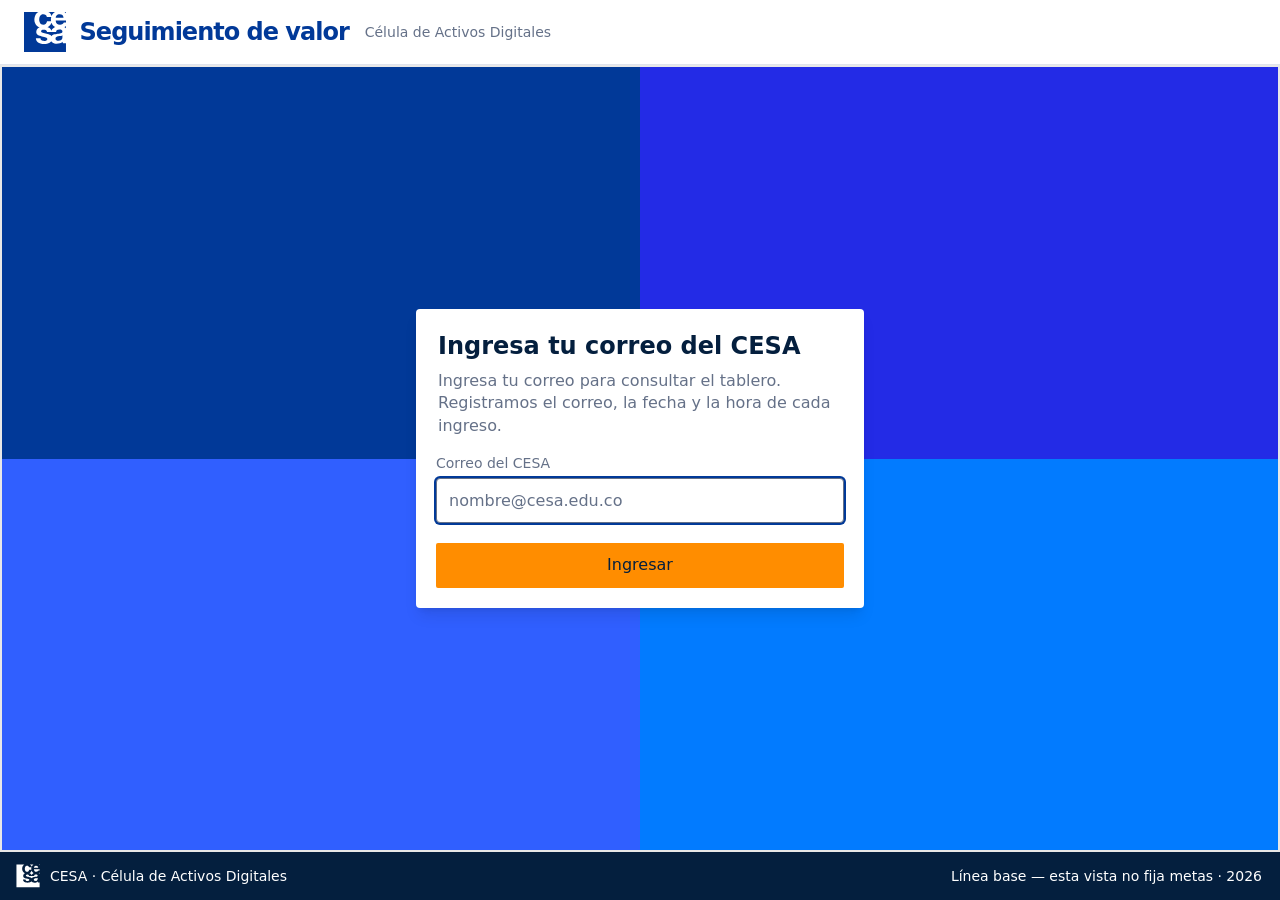
<file: index.html>
<!DOCTYPE html>
<html lang="es">
<head>
  <meta charset="UTF-8">
  <meta name="viewport" content="width=device-width, initial-scale=1.0">
  <title>Acceso — Seguimiento de valor · CESA</title>

  <link rel="stylesheet" href="assets/css/tailwind-output.css">
  <link rel="stylesheet" href="assets/css/auth.css">

  <style>
    /* Portal: auth.css se linkea por convención pero esta página no es de auth; su body { #041F3E } pisaría bg-cesa-gray-bg. */
    body { background-color: var(--color-cesa-gray-bg); }

    /* Punto de estado del activo: animate-pulse compila, pero no su variante motion-safe; con movimiento reducido queda fijo. */
    @media (prefers-reduced-motion: reduce) { .asset-dot-live { animation: none; } }

    /* Utilidades responsive que aún no existen en tailwind-output.css (ninguna vista las usa); el build de producción las genera solo. */
    @media (min-width: 768px) {
      .md\:flex-none { flex: none; }
      .md\:min-w-\[150px\] { min-width: 150px; }
      .md\:px-3 { padding-inline: 12px; }
      .md\:pr-3 { padding-right: 12px; }
      .md\:max-w-\[260px\] { max-width: 260px; }
      .md\:w-fit { width: fit-content; }
      .md\:w-\[220px\] { width: 220px; }
      .md\:text-xs { font-size: .75rem; }
      .md\:leading-\[1\.3\] { line-height: 1.3; }
      .md\:py-2 { padding-block: 8px; }
    }
    .max-w-\[calc\(100vw-32px\)\] { max-width: calc(100vw - 32px); }

    /* Utilidades aún no compiladas (ninguna vista las usa); el build de producción las genera solo */
    .grid-rows-2 { grid-template-rows: repeat(2, minmax(0, 1fr)); }
    .min-h-\[70vh\] { min-height: 70vh; }
    .origin-left { transform-origin: left; }
    .scale-x-0 { transform: scaleX(0); }
    .scale-x-100 { transform: scaleX(1); }
    .inset-x-3 { left: 12px; right: 12px; }
    .-bottom-px { bottom: -1px; }
    .h-\[3px\] { height: 3px; }
    .rounded-t-\[3px\] { border-top-left-radius: 3px; border-top-right-radius: 3px; }

    /* Gestos de movimiento (referencia 4U, insights-v6): solo opacity/transform y solo sin movimiento reducido */
    @media (prefers-reduced-motion: no-preference) {
      @keyframes panel-in { from { opacity: 0; transform: translateX(24px); } to { opacity: 1; transform: none; } }
      @keyframes panel-back { from { opacity: 0; transform: translateX(-24px); } to { opacity: 1; transform: none; } }
      @keyframes card-in { from { opacity: 0; transform: translateY(12px); } to { opacity: 1; transform: none; } }
      .panel-in { animation: panel-in .4s cubic-bezier(.16, 1, .3, 1) both; }
      .panel-back { animation: panel-back .4s cubic-bezier(.16, 1, .3, 1) both; }
      .card-in { animation: card-in .4s cubic-bezier(.16, 1, .3, 1) both; }
      @keyframes square-in { from { opacity: 0; transform: scale(.95); } to { opacity: 1; transform: none; } }
      .square-in { animation: square-in .4s cubic-bezier(.16, 1, .3, 1) both; }
      .square-in:nth-child(2) { animation-delay: 60ms; }
      .square-in:nth-child(3) { animation-delay: 120ms; }
      .square-in:nth-child(4) { animation-delay: 180ms; }
      @keyframes status-in { from { opacity: 0; } to { opacity: 1; } }
      .status-in { animation: status-in .2s ease-out both; }
      .card-float { animation: card-in .4s cubic-bezier(.16, 1, .3, 1) .28s both; }
    }

    /* Escritorio: cada vista cabe en pantalla, así que el documento no muestra barra de scroll; móvil scrollea normal */
    @media (min-width: 1280px) and (min-height: 800px) {
      html, body { overflow: hidden; }
    }

    /* auth.css (linkeado por convención) anula box-shadow y outline con !important en todo elemento; esta página es del portal,
       así que la previsualización restituye las sombras de las cards y el foco visible con la misma prioridad. */
    .shadow-sm { box-shadow: 0 1px 3px 0 #0000001a, 0 1px 2px -1px #0000001a !important; }
    .shadow-lg { box-shadow: 0 10px 15px -3px #0000001a, 0 4px 6px -4px #0000001a !important; }
    .hover\:shadow-md:hover { box-shadow: 0 4px 6px -1px #0000001a, 0 2px 4px -2px #0000001a !important; }
    .focus-visible\:outline-2:focus-visible { outline: 2px solid var(--color-cesa-blue) !important; outline-offset: 2px; }
    .focus-visible\:ring-2:focus-visible { box-shadow: 0 0 0 2px var(--color-cesa-blue) !important; }
    /* Botón Primary (Figma [cs-comp] Buttons): foco Border / Focused / Default y disabled sin opacidad; variantes aún no compiladas */
    .focus-visible\:outline-information-200:focus-visible { outline-color: var(--color-information-200) !important; }
    .disabled\:bg-neutral-200:disabled { background-color: var(--color-neutral-200); }
    /* «Reenviar» en espera: aria-disabled (sigue enfocable); texto legible (neutral-600) y borde neutral-400; variantes aún no compiladas */
    .aria-disabled\:cursor-not-allowed[aria-disabled="true"] { cursor: not-allowed; }
    .aria-disabled\:text-neutral-600[aria-disabled="true"] { color: var(--color-neutral-600); }
    .aria-disabled\:border-neutral-400[aria-disabled="true"] { border-color: var(--color-neutral-400) !important; } /* !important: auth.css fuerza .border-cesa-blue con !important */
    .aria-disabled\:hover\:bg-transparent[aria-disabled="true"]:hover { background-color: transparent; }
    /* Hover y pressed del Primary: Orange Hover #ffce78 y Orange Pressed #ec8404 no existen en el @theme (data-pending-token en el botón) */
    #access-submit:hover:not(:disabled) { background-color: #ffce78; }
    #access-submit:active:not(:disabled) { background-color: #ec8404; }

    /* auth.css (linkeado por convención) pone border:none !important a los inputs; esta página es del portal y el campo lleva borde completo de 1px neutral-600 (≥ 3:1 contra la card; border-neutral-600 aún no compila) */
    [data-screen="access"] input[type="email"] { border: 1px solid var(--color-neutral-600) !important; }
    [data-screen="access"] input[type="email"][aria-invalid="true"] { border-color: var(--color-error-200) !important; }

    /* Popover abierto por tap (móvil): el JS alterna is-open; hover y foco siguen funcionando por CSS */
    [role="tooltip"].is-open { display: block; }

    /* Móvil: el popover ocupa el ancho del viewport menos 16px por lado, sin depender del JS; el JS solo ajusta el top */
    @media (max-width: 767px) {
      [role="tooltip"] {
        position: fixed;
        left: 16px;
        right: 16px;
        top: auto;
        bottom: 16px;
        width: auto;
        max-width: none;
        max-height: calc(100% - 32px);
        overflow-y: auto;
      }
    }

    /* Scaffolding del wireframe: el escenario mock del <body> decide qué variante de cada card se ve.
       No es CSS de producción — en el .cshtml cada estado lo resuelve el servidor / JS real. */
    [data-state] { display: none; }
    body[data-mock-state="default"] [data-state~="default"],
    body[data-mock-state="sent"] [data-state~="sent"],
    body[data-mock-state="error-domain"] [data-state~="error-domain"],
    body[data-mock-state="expired"] [data-state~="expired"],
    body[data-mock-state="loading"] [data-state~="loading"] { display: block; }
  </style>
</head>

<body class="font-outfit bg-cesa-gray-bg min-h-screen flex flex-col" data-mock-state="default">

  <!-- ====================================================================
       HEADER MÍNIMO — mismo chrome que el tablero, sin selector ni badge
       ==================================================================== -->
  <header class="bg-white border-b border-neutral-200">
    <div class="max-w-[1440px] mx-auto w-full px-4 md:px-6 py-3 flex flex-col gap-3 md:flex-row md:items-center md:justify-between">
      <div class="flex items-center gap-3 min-w-0">
        <img src="assets/images/Redesign/svg/LogoCesaBlue.svg"
             alt="CESA" class="h-10 w-auto object-contain shrink-0">
        <div class="flex flex-col md:flex-row md:items-center md:gap-3 min-w-0">
          <h1 class="font-outfit font-bold text-[24px] leading-none tracking-[-1px] text-cesa-blue m-0">Seguimiento de valor</h1>
          <p class="font-outfit font-light text-[14px] leading-[1.3] text-neutral-600 m-0">Célula de Activos Digitales</p>
        </div>
      </div>

    </div>
  </header>

  <!-- ====================================================================
       MAIN — acceso por magic link (DEC-REP-43-037)
       ==================================================================== -->
  <main data-screen="access" class="relative flex-1 min-w-0 min-h-[70vh] flex items-center justify-center px-4 md:px-6 py-8">
    <!-- Región viva persistente (ACC-14): siempre en el DOM, fuera de los contenedores data-state que alternan display; el JS le inyecta los anuncios -->
    <div id="access-live" role="status" aria-live="polite" class="sr-only"></div>
    <!-- Fondo: cuadrícula 2×2 con los cuatro colores del DS (DEC-REP-43-044); solo decorativa -->
    <div aria-hidden="true" class="absolute inset-0 grid grid-cols-2 grid-rows-2" data-background="cuadricula">
      <!-- Escala Blue del Figma CESA-DS (design.md §3.1): 700 → 600 → 500 → 400; en el @theme son primary-azul-001/002/003/005 -->
      <div class="bg-cesa-blue square-in"></div>
      <div class="bg-primary-azul-002 square-in"></div>
      <div class="bg-primary-azul-003 square-in"></div>
      <div class="bg-primary-azul-005 square-in"></div>
    </div>
    <div class="relative z-10 max-w-md mx-auto w-full flex flex-col gap-4 card-float">

      <div data-state="expired">
        <div class="flex items-center gap-2 p-2 rounded-[4px] border border-warning-200 bg-warning-50" role="alert">
          <span class="inline-flex items-center justify-center w-5 h-5 shrink-0"><img src="assets/images/svg/IconWarning.svg" alt="" class="w-4 h-4 shrink-0" aria-hidden="true"></span>
          <p class="font-outfit font-light text-[14px] leading-[1.3] text-primary-azul-004 m-0">Este link venció. Pide uno nuevo.</p>
        </div>
      </div>

      <section class="bg-white rounded-[4px] shadow-lg p-5 flex flex-col gap-4" aria-labelledby="access-title">
        <div data-state="default error-domain expired loading">
          <h1 id="access-title" class="font-outfit font-semibold text-[24px] leading-[1.3] text-cesa-blue-dark m-0">Ingresa tu correo del CESA</h1>
          <p class="font-outfit font-light text-[16px] leading-[1.4] text-neutral-600 m-0 mt-2">Ingresa tu correo para consultar el tablero. Registramos el correo, la fecha y la hora de cada ingreso.</p>
          <form class="flex flex-col gap-4 mt-4" novalidate data-track="pedir-link">
            <!-- Atoms/_Input -->
            <div class="flex flex-col gap-1">
              <label for="access-email" class="font-outfit font-light text-[14px] text-neutral-600">Correo del CESA</label>
              <input type="email" id="access-email" name="email" autocomplete="email" placeholder="nombre@cesa.edu.co" required
                     aria-describedby="access-email-error"
                     class="w-full h-[45px] px-3 bg-white border border-neutral-600 rounded-[4px] font-outfit font-light text-[16px] text-cesa-blue-dark placeholder-neutral-600 outline-none focus-visible:ring-2 focus-visible:ring-cesa-blue disabled:opacity-50 disabled:cursor-not-allowed">
              <div aria-live="polite">
                <div data-state="error-domain">
                  <p id="access-email-error" role="alert" class="font-outfit font-light text-[14px] text-error-200 leading-[1.3] m-0">Solo correos @cesa.edu.co</p>
                </div>
              </div>
            </div>
            <!-- Atoms/_Button primary (estado loading con Atoms/_LoadingSpinner).
                 Primary según Figma [cs-comp] Buttons 375-5281: Orange Default + texto navy, radio 2px;
                 el átomo _Button de producción (texto blanco, radio 4px) está desfasado del DS.
                 Hover #ffce78 y pressed #ec8404 no tienen token en el @theme (ver data-pending-token y las reglas del <style>).
                 Focus: anillo Border / Focused / Default (#019bff) [FALTA: estado focus de Buttons en Figma] -->
            <button type="submit" id="access-submit"
                    class="max-w-full inline-flex items-center justify-center gap-2 p-3 min-h-[45px] rounded-[2px] font-outfit font-light text-[16px] leading-[1.3] cursor-pointer transition-colors bg-cesa-orange text-cesa-blue-dark disabled:cursor-not-allowed disabled:bg-neutral-200 disabled:text-neutral-400 focus-visible:outline-2 focus-visible:outline-offset-2 focus-visible:outline-information-200"
                    data-pending-token="bg-orange-hover:#ffce78 bg-orange-pressed:#ec8404">
              <span id="access-spinner" class="c4l-spinner w-[18px] h-[18px] hidden" role="status" aria-hidden="true"></span>
              <span id="access-submit-label" class="min-w-0 truncate whitespace-nowrap">Ingresar</span>
            </button>
          </form>
          <div data-state="expired">
            <a href="pages/general-dashboard.html" class="font-outfit text-[14px] text-cesa-blue underline-offset-2 hover:underline inline-flex items-center gap-1 mt-4 focus-visible:outline-2 focus-visible:outline-offset-2 focus-visible:outline-cesa-blue" data-track="volver-al-tablero">Volver al tablero <span class="inline-flex items-center justify-center w-5 h-5 shrink-0"><img src="assets/images/Redesign/svg/arrow-right-regular.svg" alt="" class="w-4 h-4 shrink-0" aria-hidden="true"></span></a>
          </div>
        </div>

        <div data-state="sent">
          <div class="flex flex-col gap-3">
            <svg viewBox="0 0 18 18" fill="currentColor" class="w-8 h-8 shrink-0 text-success-200" aria-hidden="true"><path d="M12.2105 6.91453C12.2628 6.96677 12.3043 7.02881 12.3326 7.0971C12.3609 7.16538 12.3754 7.23858 12.3754 7.3125C12.3754 7.38642 12.3609 7.45962 12.3326 7.5279C12.3043 7.59619 12.2628 7.65823 12.2105 7.71047L8.27297 11.648C8.22073 11.7003 8.15869 11.7418 8.09041 11.7701C8.02212 11.7984 7.94892 11.8129 7.875 11.8129C7.80108 11.8129 7.72789 11.7984 7.6596 11.7701C7.59131 11.7418 7.52928 11.7003 7.47703 11.648L5.78953 9.96047C5.68399 9.85492 5.62469 9.71177 5.62469 9.5625C5.62469 9.41323 5.68399 9.27008 5.78953 9.16453C5.89508 9.05898 6.03824 8.99969 6.1875 8.99969C6.33677 8.99969 6.47992 9.05898 6.58547 9.16453L7.875 10.4548L11.4145 6.91453C11.4668 6.86223 11.5288 6.82074 11.5971 6.79244C11.6654 6.76413 11.7386 6.74956 11.8125 6.74956C11.8864 6.74956 11.9596 6.76413 12.0279 6.79244C12.0962 6.82074 12.1582 6.86223 12.2105 6.91453ZM16.3125 9C16.3125 10.4463 15.8836 11.8601 15.0801 13.0626C14.2766 14.2651 13.1346 15.2024 11.7984 15.7559C10.4622 16.3093 8.99189 16.4541 7.57341 16.172C6.15492 15.8898 4.85196 15.1934 3.82928 14.1707C2.80661 13.148 2.11017 11.8451 1.82801 10.4266C1.54586 9.00811 1.69067 7.53781 2.24413 6.20163C2.7976 4.86544 3.73486 3.72339 4.9374 2.91988C6.13993 2.11637 7.55373 1.6875 9 1.6875C10.9388 1.68955 12.7975 2.46063 14.1685 3.83154C15.5394 5.20246 16.3105 7.06123 16.3125 9ZM15.1875 9C15.1875 7.77623 14.8246 6.57994 14.1447 5.56241C13.4648 4.54488 12.4985 3.75181 11.3679 3.2835C10.2372 2.81518 8.99314 2.69265 7.79288 2.93139C6.59262 3.17014 5.49012 3.75944 4.62478 4.62478C3.75944 5.49011 3.17014 6.59262 2.93139 7.79288C2.69265 8.99314 2.81518 10.2372 3.2835 11.3679C3.75182 12.4985 4.54488 13.4648 5.56241 14.1447C6.57994 14.8246 7.77623 15.1875 9 15.1875C10.6405 15.1856 12.2132 14.5331 13.3732 13.3732C14.5331 12.2132 15.1856 10.6405 15.1875 9Z"/></svg>
            <h1 id="access-sent-title" tabindex="-1" class="font-outfit font-semibold text-[24px] leading-[1.3] text-cesa-blue-dark m-0">Revisa tu correo</h1>
            <p class="font-outfit font-light text-[16px] leading-[1.4] text-neutral-600 m-0">Te enviamos el link a <span id="access-sent-email" class="font-medium text-cesa-blue-dark">ana.gomez@cesa.edu.co</span>. Si no llega en 2 minutos, pídelo de nuevo.</p>
            <!-- Atoms/_Button secondary: tras pulsarlo se deshabilita 30 s con cuenta atrás (en el mock, 5 s con ?fast=1) -->
            <button type="button" id="access-resend" data-track="reenviar-link"
                    class="max-w-full inline-flex items-center justify-center gap-2 px-4 py-2.5 min-h-[44px] rounded-[2px] font-outfit font-light text-[16px] leading-[16px] cursor-pointer transition-colors border border-cesa-blue bg-transparent text-cesa-blue hover:bg-neutral-100 aria-disabled:cursor-not-allowed aria-disabled:border-neutral-400 aria-disabled:text-neutral-600 aria-disabled:hover:bg-transparent focus-visible:outline-2 focus-visible:outline-offset-2 focus-visible:outline-cesa-blue">
              <span id="access-resend-label" class="min-w-0 truncate whitespace-nowrap py-[3px]">Reenviar</span>
            </button>
            <p id="access-resend-status" class="font-outfit font-light text-[14px] leading-[1.3] text-cesa-blue-dark m-0 hidden">Te enviamos el link de nuevo</p>
            <button type="button" id="access-fix-email" data-track="corregir-correo"
                    class="self-start inline-flex items-center min-h-[44px] font-outfit font-light text-[14px] text-cesa-blue underline-offset-2 hover:underline cursor-pointer focus-visible:outline-2 focus-visible:outline-offset-2 focus-visible:outline-cesa-blue">Corregir correo</button>
          </div>
        </div>
      </section>

    </div>
  </main>

  <footer class="w-full text-white bg-primary-azul-004">
    <div class="max-w-[1440px] mx-auto w-full px-4 py-3 flex flex-wrap items-center justify-between gap-3">
      <div class="flex items-center gap-2">
        <img src="assets/images/Redesign/svg/LogoCesaFooter.svg" alt="CESA"
             class="w-6 h-6 object-contain shrink-0">
        <p class="font-outfit font-light text-[14px] leading-[1.3] m-0">CESA · Célula de Activos Digitales</p>
      </div>
      <p class="font-outfit font-light text-[14px] leading-[1.3] m-0">Línea base — esta vista no fija metas · 2026</p>
    </div>
  </footer>

  <script>
    (function () {
      // Pega aquí el endpoint de tu formulario de Formspree (Formspree → tu form → Integration).
      var FORMSPREE_ENDPOINT = 'https://formspree.io/f/TU_ID_DE_FORMSPREE';
      var DASHBOARD_URL = 'pages/general-dashboard.html';
      // Vacío acepta cualquier correo válido; 'cesa.edu.co' acepta solo ese dominio.
      var ALLOWED_DOMAIN = '';

      var configured = FORMSPREE_ENDPOINT.indexOf('TU_ID') === -1;
      var input = document.getElementById('access-email');
      var submit = document.getElementById('access-submit');
      var spinner = document.getElementById('access-spinner');
      var label = document.getElementById('access-submit-label');
      var error = document.getElementById('access-email-error');
      var live = document.getElementById('access-live');
      var form = submit.closest('form');

      if (!configured) console.warn('Registro de ingresos desactivado: falta el endpoint de Formspree en index.html');
      error.textContent = ALLOWED_DOMAIN ? 'Solo correos @' + ALLOWED_DOMAIN : 'Escribe un correo válido.';

      try {
        var last = localStorage.getItem('ultimoCorreo');
        if (last) input.value = last;
      } catch (e) {}
      input.focus();

      function setState(next) {
        document.body.setAttribute('data-mock-state', next);
        if (next === 'error-domain') input.setAttribute('aria-invalid', 'true'); else input.removeAttribute('aria-invalid');
      }
      function setLoading(on) {
        input.disabled = on;
        submit.disabled = on;
        spinner.classList.toggle('hidden', !on);
        label.textContent = on ? 'Ingresando…' : 'Ingresar';
      }
      function domainAllowed(value) {
        if (!ALLOWED_DOMAIN) return true;
        return new RegExp('@' + ALLOWED_DOMAIN.replace(/./g, '\.') + '$', 'i').test(value);
      }
      function register(email) {
        if (!configured) return Promise.resolve(false);
        var now = new Date();
        var bogota = { timeZone: 'America/Bogota' };
        return fetch(FORMSPREE_ENDPOINT, {
          method: 'POST',
          headers: { 'Accept': 'application/json', 'Content-Type': 'application/json' },
          body: JSON.stringify({
            email: email,
            fecha: now.toLocaleDateString('es-CO', bogota),
            hora: now.toLocaleTimeString('es-CO', bogota),
            _subject: 'Ingreso al tablero: ' + email
          })
        }).then(function (response) { return response.ok; }).catch(function () { return false; });
      }

      form.addEventListener('submit', function (event) {
        event.preventDefault();
        var value = input.value.trim();
        if (!value || !input.checkValidity() || !domainAllowed(value)) {
          setState('error-domain');
          live.textContent = error.textContent;
          input.focus();
          return;
        }
        setState('default');
        setLoading(true);
        register(value).then(function () {
          try { localStorage.setItem('ultimoCorreo', value); } catch (e) {}
          window.location.href = DASHBOARD_URL;
        });
      });
    })();
  </script>
</body>
</html>
</file>
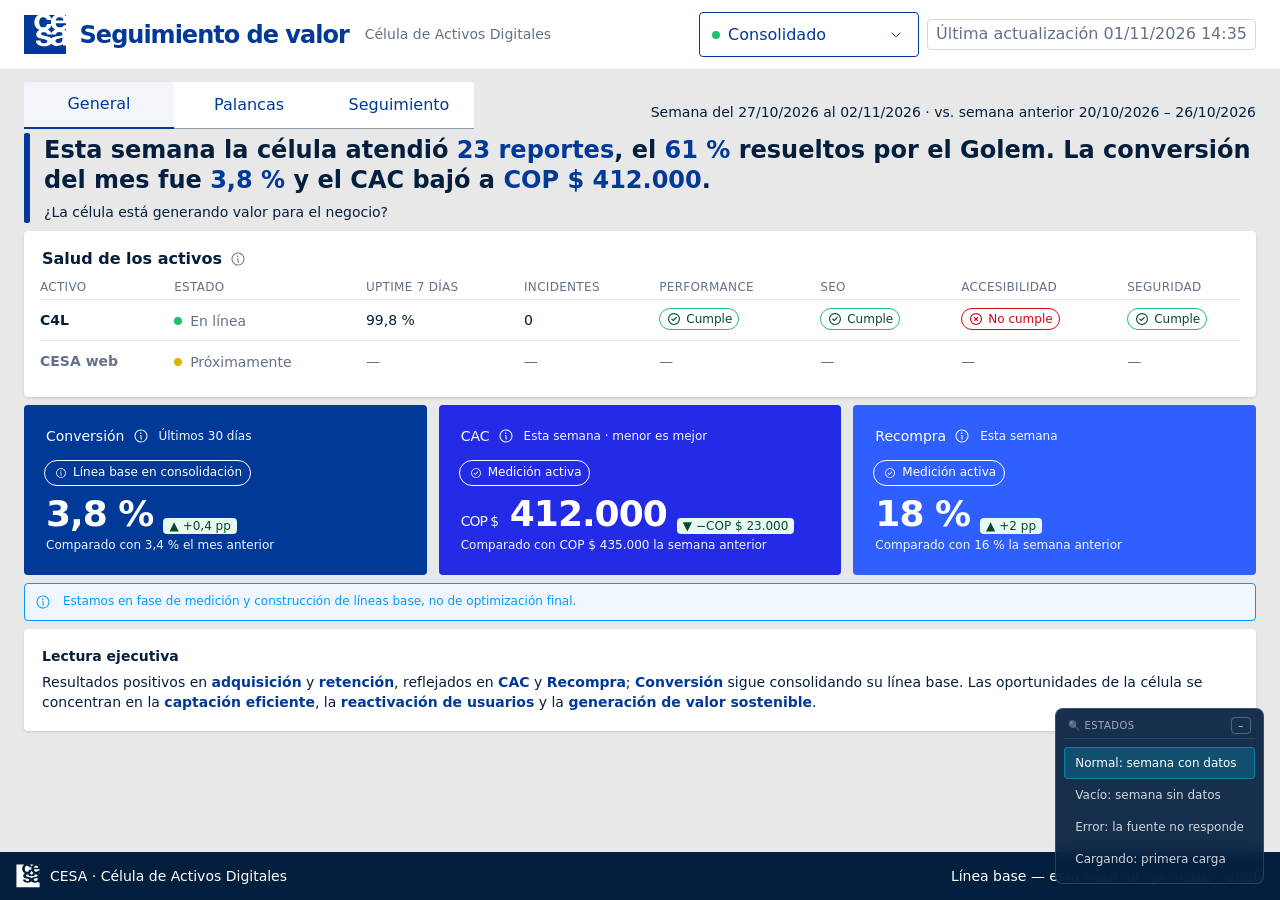
<file: pages/general-dashboard.html>
<!DOCTYPE html>
<html lang="es">
<head>
  <meta charset="UTF-8">
  <meta name="viewport" content="width=device-width, initial-scale=1.0">
  <title>Seguimiento de valor — Célula de Activos Digitales · CESA</title>

  <link rel="stylesheet" href="../assets/css/tailwind-output.css">
  <link rel="stylesheet" href="../assets/css/auth.css">

  <style>
    /* Portal: auth.css se linkea por convención pero esta página no es de auth; su body { #041F3E } pisaría bg-cesa-gray-bg. */
    body { background-color: var(--color-cesa-gray-bg); }

    /* Punto de estado del activo: animate-pulse compila, pero no su variante motion-safe; con movimiento reducido queda fijo. */
    @media (prefers-reduced-motion: reduce) { .asset-dot-live { animation: none; } }

    /* Utilidades responsive que aún no existen en tailwind-output.css (ninguna vista las usa); el build de producción las genera solo. */
    @media (min-width: 768px) {
      .md\:flex-none { flex: none; }
      .md\:min-w-\[150px\] { min-width: 150px; }
      .md\:w-fit { width: fit-content; }
      .md\:w-\[220px\] { width: 220px; }
      .md\:pb-3 { padding-bottom: 12px; }
      .md\:text-xs { font-size: .75rem; }
      .md\:text-\[12px\] { font-size: 12px; }
      .md\:leading-\[1\.3\] { line-height: 1.3; }
      .md\:py-2 { padding-block: 8px; }
    }
    .max-w-\[calc\(100vw-32px\)\] { max-width: calc(100vw - 32px); }

    /* Utilidades aún no compiladas (ninguna vista las usa); el build de producción las genera solo */
    .md\:w-\[220px\] { }
    .rounded-t-\[2px\] { border-top-left-radius: 2px; border-top-right-radius: 2px; }
    .border-white\/20 { border-color: rgb(255 255 255 / 0.2); }
    .min-h-\[160px\] { min-height: 160px; }
    .-mb-px { margin-bottom: -1px; }
    /* Tab group: el tema resuelve gap-0 en 2px (--spacing-0: 2px); las pestañas van pegadas */
    [role="tablist"] { gap: 0; }
    /* Chip de delta desfavorable (DEC-REP-43-053): `bg-error-200 text-white` (clases compiladas; sin instancia en el mock porque todas las métricas mejoran) */
    .border-white\/40 { border-color: rgb(255 255 255 / 0.4); }
    /* Controles sobre tile azul: el anillo de foco pasa a blanco (variante aún no compilada; va después de la restitución del outline) */
    @media (min-width: 768px) { .md\:pl-\[166px\] { padding-left: 166px; } }

    /* Tablas (salud, impactos) en móvil: la tabla semántica se apila por filas (cada fila como card) sin scroll horizontal; solo previsualización */
    @media (max-width: 767px) {
      [data-table] thead { position: absolute; width: 1px; height: 1px; overflow: hidden; clip: rect(0, 0, 0, 0); }
      [data-table] tbody tr { display: block; height: auto; padding: 8px 0; }
      [data-table] tbody th, [data-table] tbody td { display: block; padding: 2px 0; }
      [data-table] tbody td::before { content: attr(data-label) ': '; font-family: inherit; font-weight: 500; font-size: 12px; color: var(--color-neutral-600); }
    }

    /* Gestos de movimiento (referencia 4U, insights-v6): solo opacity/transform y solo sin movimiento reducido */
    @media (prefers-reduced-motion: no-preference) {
      @keyframes panel-in { from { opacity: 0; transform: translateX(24px); } to { opacity: 1; transform: none; } }
      @keyframes panel-back { from { opacity: 0; transform: translateX(-24px); } to { opacity: 1; transform: none; } }
      @keyframes card-in { from { opacity: 0; transform: translateY(12px); } to { opacity: 1; transform: none; } }
      .panel-in { animation: panel-in .4s cubic-bezier(.16, 1, .3, 1) both; }
      .panel-back { animation: panel-back .4s cubic-bezier(.16, 1, .3, 1) both; }
      .card-in { animation: card-in .4s cubic-bezier(.16, 1, .3, 1) both; }
    }

    /* auth.css (linkeado por convención) anula box-shadow y outline con !important en todo elemento; esta página es del portal,
       así que la previsualización restituye las sombras de las cards y el foco visible con la misma prioridad. */
    .shadow-sm { box-shadow: 0 1px 3px 0 #0000001a, 0 1px 2px -1px #0000001a !important; }
    .hover\:shadow-md:hover { box-shadow: 0 4px 6px -1px #0000001a, 0 2px 4px -2px #0000001a !important; }
    .focus-visible\:outline-2:focus-visible { outline: 2px solid var(--color-cesa-blue) !important; outline-offset: 2px; }
    .focus-visible\:ring-2:focus-visible { box-shadow: 0 0 0 2px var(--color-cesa-blue) !important; }
    .focus-visible\:outline-white:focus-visible { outline-color: #fff !important; }
    /* auth.css fuerza .border-cesa-blue a 1px en los cuatro lados; el tab seleccionado del Tab group lleva solo 2px abajo (pisa la línea del contenedor con -mb-px) */
    [role="tab"].border-cesa-blue { border-width: 0 0 2px !important; border-style: solid; border-color: var(--color-cesa-blue) !important; }

    /* Móvil: el deslizamiento de entrada de los paneles (transform) no debe generar scroll horizontal transitorio; clip no crea contenedor de scroll */
    @media (max-width: 767px) { main { overflow-x: clip; } }

    /* Área de toque ≥ 44 px sin agrandar el control (DASH-04): pseudo-elemento absoluto. En producción: relative before:absolute before:-inset-3 before:content-[''] (3 = 12 px) */
    .hit-44, .hit-44-chip, .hit-44-chip-down, .hit-44-y12 { position: relative; }
    .hit-44::before, .hit-44-chip::before, .hit-44-chip-down::before, .hit-44-y12::before { content: ""; position: absolute; }
    .hit-44::before { inset: -12px; }
    .hit-44-chip-down::before { inset: 0 0 -19px; } /* chip de General: el «?» de arriba ya reserva 12 px debajo de su fila, así que el área extra del chip va solo hacia abajo */
    .hit-44-chip::before { inset: -12px 0 -8px; } /* los chips tienen 8 px de aire debajo: el área extra va arriba y se corta donde empieza el siguiente bloque */
    .hit-44-y12::before { inset: -12px 0; }

    /* Popover abierto por tap (móvil): el JS alterna is-open; hover y foco siguen funcionando por CSS */
    [role="tooltip"].is-open { display: block; }

    /* Móvil: el popover ocupa el ancho del viewport menos 16px por lado, sin depender del JS; el JS solo ajusta el top */
    @media (max-width: 767px) {
      [role="tooltip"] {
        position: fixed;
        left: 16px;
        right: 16px;
        top: auto;
        bottom: 16px;
        width: auto;
        max-width: none;
        max-height: calc(100% - 32px);
        overflow-y: auto;
      }
    }

    /* Scaffolding del wireframe: el escenario mock del <body> decide qué variante de cada card se ve.
       No es CSS de producción — en el .cshtml cada estado lo resuelve el servidor / JS real. */
    [data-state] { display: none; }
    body[data-mock-state="default"] [data-state~="default"],
    body[data-mock-state="empty-week"] [data-state~="empty-week"],
    body[data-mock-state="source-error"] [data-state~="source-error"],
    body[data-mock-state="loading"] [data-state~="loading"] { display: block; }
  </style>
</head>

<body class="font-outfit bg-cesa-gray-bg min-h-screen flex flex-col" data-mock-state="default">
<script>
  (function () {
    var allowed = ['default', 'empty-week', 'source-error', 'loading'];
    var mock = new URLSearchParams(window.location.search).get('mock') || 'default';
    document.body.setAttribute('data-mock-state', allowed.indexOf(mock) > -1 ? mock : 'default');
  })();
</script>

  <!-- ====================================================================
       HEADER MÍNIMO PROPIO — sin navbar del portal, sin sidebar de admin
       ==================================================================== -->
  <header class="bg-white border-b border-neutral-200">
    <div class="max-w-[1440px] mx-auto w-full px-4 md:px-6 py-3 flex flex-col gap-3 md:flex-row md:items-center md:justify-between">
      <div class="flex items-center gap-3 min-w-0">
        <img src="../assets/images/Redesign/svg/LogoCesaBlue.svg"
             alt="CESA" class="h-10 w-auto object-contain shrink-0">
        <div class="flex flex-col md:flex-row md:items-center md:gap-3 min-w-0">
          <h1 class="font-outfit font-bold text-[24px] leading-none tracking-[-1px] text-cesa-blue m-0">Seguimiento de valor</h1>
          <p class="font-outfit font-light text-[14px] leading-[1.3] text-neutral-600 m-0">Célula de Activos Digitales</p>
        </div>
      </div>
      <!-- Derecha: Activos (Molecules/_CustomDropdown, sin label visible) + badge de última actualización con su popover -->
      <div class="flex flex-col gap-2 w-full md:w-auto md:flex-row md:items-center">
        <div class="relative font-outfit w-full md:w-[220px]" data-dropdown="assets">
          <button type="button" id="assets-trigger" data-track="seleccionar-activos"
                  class="flex items-center justify-between w-full gap-2 min-h-[45px] px-3 py-2 border border-cesa-blue rounded-[4px] bg-white text-cesa-blue font-outfit font-light text-[16px] leading-[16px] text-left cursor-pointer transition-colors focus:outline-none focus-visible:ring-2 focus-visible:ring-cesa-blue focus-visible:ring-offset-1"
                  aria-expanded="false" aria-controls="assets-group">
            <span class="inline-flex items-center gap-2 min-w-0">
              <span class="inline-block w-2 h-2 rounded-full shrink-0 bg-success-200 animate-pulse asset-dot-live" id="assets-trigger-dot" aria-hidden="true"></span>
              <span class="sr-only">Activos: </span><span class="truncate" id="assets-trigger-text" data-empty-text="Selecciona activos" data-all-text="Consolidado">Consolidado</span>
            </span>
            <span class="inline-flex items-center justify-center w-5 h-5 shrink-0"><svg class="w-4 h-4 shrink-0" viewBox="0 0 24 24" fill="none" aria-hidden="true" focusable="false">
              <path d="M6 9l6 6 6-6" stroke="currentColor" stroke-width="1.5" stroke-linecap="round" stroke-linejoin="round" />
            </svg></span>
          </button>
          <div id="assets-group" role="group" aria-label="Activos"
               class="hidden absolute left-0 right-0 top-full z-50 mt-1 max-h-[260px] overflow-y-auto bg-white border border-neutral-200 rounded-[4px] shadow-lg py-1">
            <label for="assets-select-all" class="flex items-center gap-2 min-h-[44px] px-3 cursor-pointer hover:bg-cesa-blue/5 border-b border-neutral-200">
              <input type="checkbox" id="assets-select-all"
                     class="select-all-checkbox w-5 h-5 accent-cesa-blue rounded cursor-pointer">
              <span class="font-outfit font-medium text-[16px] text-cesa-blue-dark">Todos</span>
            </label>
            <label for="asset-c4l" class="flex items-center gap-2 min-h-[44px] px-3 cursor-pointer hover:bg-cesa-blue/5">
              <input type="checkbox" id="asset-c4l" name="assets" value="c4l" checked data-asset-label="C4L"
                     class="w-5 h-5 accent-cesa-blue cursor-pointer outline-none focus-visible:outline-none focus-visible:ring-2 focus-visible:ring-cesa-blue">
              <span class="inline-flex items-center gap-2 min-w-0">
                <span class="inline-block w-2 h-2 rounded-full shrink-0 bg-success-200 animate-pulse asset-dot-live" aria-hidden="true"></span>
                <span class="font-outfit font-light text-[16px] text-cesa-blue-dark">C4L <span class="sr-only">Activo</span></span>
              </span>
            </label>
            <label for="asset-cesa" class="flex items-center gap-2 min-h-[44px] px-3 cursor-not-allowed opacity-50">
              <input type="checkbox" id="asset-cesa" name="assets" value="cesa" disabled data-asset-label="CESA"
                     class="w-5 h-5 accent-cesa-blue cursor-not-allowed outline-none">
              <span class="inline-flex items-center gap-2 min-w-0">
                <span class="inline-block w-2 h-2 rounded-full shrink-0 bg-warning-200" aria-hidden="true"></span>
                <span class="font-outfit font-light text-[16px] text-cesa-blue-dark">CESA <span class="sr-only">Inactivo</span> <span class="text-[14px] md:text-[12px] text-neutral-600">· Próximamente</span></span>
              </span>
            </label>
          </div>
        </div>
          <!-- Atoms/_FreshnessBadge como disparador del popover «Sobre los datos» (mismo patrón group que los «¿De dónde sale?») -->
          <span class="group relative inline-flex w-full md:w-auto">
          <div aria-live="polite" class="flex-1 md:flex-none">
          <div data-state="default empty-week">
            <span class="inline-flex items-center gap-1.5 px-2 py-1 rounded-[4px] border border-neutral-300 bg-white text-base font-light leading-[1.3] w-full md:w-fit cursor-default focus-visible:outline-2 focus-visible:outline-offset-2 focus-visible:outline-cesa-blue" role="status" tabindex="0" aria-describedby="source-tablero">
              <span class="text-neutral-600">Última actualización 01/11/2026 14:35</span>
            </span>
          </div>
          <div data-state="source-error">
            <span class="inline-flex items-center gap-1.5 px-2 py-1 rounded-[4px] border border-cesa-orange bg-warning-alpha-10 text-base font-light leading-[1.3] w-full md:w-fit cursor-default focus-visible:outline-2 focus-visible:outline-offset-2 focus-visible:outline-cesa-blue" role="status" tabindex="0" aria-describedby="source-tablero">
              <span class="inline-flex items-center justify-center w-5 h-5 shrink-0"><img src="../assets/images/svg/IconWarning.svg" alt="" class="w-4 h-4 shrink-0" aria-hidden="true"></span>
              <span class="text-primary-azul-004">Última actualización conocida: 01/11/2026 09:15</span>
            </span>
          </div>
          <div data-state="loading">
            <span class="inline-flex items-center gap-1.5 px-2 py-1 rounded-[4px] border border-neutral-300 bg-white text-base font-light leading-[1.3] w-full md:w-fit cursor-default focus-visible:outline-2 focus-visible:outline-offset-2 focus-visible:outline-cesa-blue" role="status" tabindex="0" aria-describedby="source-tablero">
              <span class="text-neutral-600">Actualizando…</span>
            </span>
          </div>
          <div id="source-tablero" role="tooltip" class="hidden border border-white/20 group-hover:block group-focus:block group-focus-within:block absolute top-[calc(100%+4px)] right-0 z-50 bg-cesa-blue-dark text-neutral-100 font-outfit font-light text-[14px] md:text-xs leading-[1.4] md:leading-[1.3] px-3 py-3 md:py-2 rounded-xs w-[280px] max-w-[calc(100vw-32px)] text-left">El tablero lee la base Métricas de Notion, que una tarea programada actualiza cada semana con datos de Amplitude (incluidos Google Ads y Meta Ads cuando estén conectados), de la base de C4L y del Tracker y el triage en Notion. Cada valor guarda fecha, fuente y fórmula. Ventana fija de 1 semana. Las cifras se comparan siempre contra la semana anterior.</div>
          </span>

      </div>
    </div>
  </header>

  <!-- ====================================================================
       MAIN
       ==================================================================== -->
  <main data-screen="general-dashboard" class="flex-1 min-w-0 px-4 md:px-6 py-3">
    <div class="max-w-[1440px] mx-auto w-full">


      <!-- Contenido: fila de pestañas (izquierda) + semana (derecha) y paneles en cuadrícula de tarjetas blancas sobre el fondo de página -->
      <section aria-label="Contenido del dashboard">
        <div class="flex flex-col gap-2 md:flex-row md:items-end md:justify-between">
          <!-- Tabs según Figma Tab group 467-5113 (underline). El partial _TabGroup de producción difiere (font-medium, inactivas neutral-600, sin fondo seleccionado): alinear en el PR. -->
          <div class="flex w-full md:w-auto items-end bg-white rounded-t-[4px] border-b border-neutral-400" role="tablist" aria-label="Vistas del dashboard">
            <button type="button" role="tab" id="tab-general" aria-selected="true" aria-controls="panel-general" data-tab="general" data-track="cambiar-pestana"
                    class="inline-flex flex-1 md:flex-none items-center justify-center min-w-0 md:min-w-[150px] p-3 gap-2 rounded-t-[4px] font-outfit font-light text-[16px] leading-[1.3] whitespace-nowrap text-cesa-blue cursor-pointer transition-colors -mb-px bg-neutral-100 border-b-2 border-cesa-blue focus-visible:outline-2 focus-visible:outline-offset-2 focus-visible:outline-cesa-blue">
              <span class="font-outfit">General</span>
            </button>
            <button type="button" role="tab" id="tab-levers" aria-selected="false" aria-controls="panel-levers" data-tab="levers" data-track="cambiar-pestana" tabindex="-1"
                    class="inline-flex flex-1 md:flex-none items-center justify-center min-w-0 md:min-w-[150px] p-3 gap-2 rounded-t-[4px] font-outfit font-light text-[16px] leading-[1.3] whitespace-nowrap text-cesa-blue cursor-pointer transition-colors -mb-px bg-white border-b border-neutral-400 hover:bg-neutral-100 hover:border-cesa-blue focus-visible:outline-2 focus-visible:outline-offset-2 focus-visible:outline-cesa-blue">
              <span class="font-outfit">Palancas</span>
            </button>
            <button type="button" role="tab" id="tab-tracking" aria-selected="false" aria-controls="panel-tracking" data-tab="tracking" data-track="cambiar-pestana" tabindex="-1"
                    class="inline-flex flex-1 md:flex-none items-center justify-center min-w-0 md:min-w-[150px] p-3 gap-2 rounded-t-[4px] font-outfit font-light text-[16px] leading-[1.3] whitespace-nowrap text-cesa-blue cursor-pointer transition-colors -mb-px bg-white border-b border-neutral-400 hover:bg-neutral-100 hover:border-cesa-blue focus-visible:outline-2 focus-visible:outline-offset-2 focus-visible:outline-cesa-blue">
              <span class="font-outfit">Seguimiento</span>
            </button>
          </div>
          <p id="week-range-title" class="font-outfit font-light text-[14px] leading-[1.3] text-cesa-blue-dark pb-2">Semana del 27/10/2026 al 02/11/2026 · vs. semana anterior 20/10/2026 – 26/10/2026</p>
        </div>
        <div class="pt-1 flex flex-col">
      <!-- ================================================================
           PESTAÑA GENERAL — ¿La célula está generando valor para el negocio?
           ================================================================ -->
      <section id="panel-general" role="tabpanel" aria-labelledby="tab-general" tabindex="0" data-tab-panel="general"
               class="focus-visible:outline-2 focus-visible:outline-offset-2 focus-visible:outline-cesa-blue">
        <h2 class="sr-only">General</h2>
        <div class="flex flex-col gap-2">

        <!-- Cabecera narrativa (DEC-REP-43-050): misma jerarquía que los encabezados de Palancas y Seguimiento; count-up sobre las cifras -->
        <div class="flex items-stretch gap-3 min-w-0" data-block="titular">
          <div class="shrink-0 self-stretch w-1.5 bg-cesa-blue rounded-[2px]" aria-hidden="true"></div>
          <div class="flex flex-col gap-1 min-w-0">
            <div data-state="default">
              <h2 class="font-outfit font-semibold text-[24px] leading-tight text-cesa-blue-dark m-0">Esta semana la célula atendió <strong class="font-bold text-cesa-blue tabular-nums">23 reportes</strong>, el <strong class="font-bold text-cesa-blue tabular-nums">61 %</strong> resueltos por el Golem. La conversión del mes fue <strong class="font-bold text-cesa-blue tabular-nums">3,8 %</strong> y el CAC bajó a <strong class="font-bold text-cesa-blue tabular-nums">COP $ 412.000</strong>.</h2>
            </div>
            <div data-state="empty-week">
              <h2 class="font-outfit font-semibold text-[24px] leading-tight text-cesa-blue-dark m-0">Esta semana todavía no hay datos consolidados.</h2>
            </div>
            <div data-state="source-error">
              <div class="flex flex-col items-center text-center gap-3 py-6 px-4 rounded-[4px] border border-neutral-200 bg-neutral-0" role="alert">
                <p class="font-outfit font-light text-base leading-[1.3] text-neutral-600 max-w-md m-0">No pudimos leer la fuente de métricas. Intenta de nuevo.</p>
                <button type="button" data-retry data-track="reintentar"
                        class="max-w-full inline-flex items-center justify-center gap-2 px-4 py-2.5 min-h-[44px] rounded-[2px] font-outfit font-light text-[16px] leading-[16px] cursor-pointer transition-colors border border-cesa-blue bg-transparent text-cesa-blue hover:bg-neutral-100 focus-visible:outline-2 focus-visible:outline-offset-2 focus-visible:outline-cesa-blue">
                  <span class="min-w-0 truncate whitespace-nowrap py-[3px]">Reintentar</span>
                </button>
              </div>
            </div>
            <div data-state="loading">
              <div class="flex flex-col gap-2" aria-hidden="true">
                <div class="rounded-[4px] w-full h-6 bg-neutral-200 motion-safe:animate-skeleton-pulse"></div>
                <div class="rounded-[4px] w-2/3 h-6 bg-neutral-200 motion-safe:animate-skeleton-pulse"></div>
              </div>
              <p class="sr-only" role="status">Cargando lectura de la semana…</p>
            </div>
            <p id="headline-question" class="font-outfit font-light text-[14px] leading-[1.3] text-cesa-blue-dark m-0">¿La célula está generando valor para el negocio?</p>
          </div>
        </div>

        <!-- Salud de los activos (DEC-REP-43-036) como tabla (DEC-REP-43-050); en móvil las filas se apilan (CSS del wireframe) -->
        <section class="bg-white rounded-[4px] shadow-sm hover:shadow-md transition-shadow p-4 flex flex-col gap-2" aria-labelledby="health-title" data-block="salud-activos">
          <div class="flex items-center gap-1">
            <h3 id="health-title" class="font-outfit font-semibold text-[16px] leading-[1.3] text-cesa-blue-dark m-0">Salud de los activos</h3>
            <span class="group relative inline-flex">
                <button type="button" class="inline-flex items-center justify-center w-5 h-5 rounded-full text-neutral-600 hover:text-cesa-blue cursor-pointer focus-visible:outline-2 focus-visible:outline-offset-2 focus-visible:outline-cesa-blue hit-44" aria-label="¿De dónde sale Salud de los activos?" aria-describedby="source-salud" data-track="de-donde-sale"><svg viewBox="0 0 24 24" fill="currentColor" class="w-4 h-4" aria-hidden="true"><path d="M12 2.25C10.0716 2.25 8.18657 2.82183 6.58319 3.89317C4.97982 4.96451 3.73013 6.48726 2.99218 8.26884C2.25422 10.0504 2.06114 12.0108 2.43735 13.9021C2.81355 15.7934 3.74215 17.5307 5.10571 18.8943C6.46928 20.2579 8.20656 21.1865 10.0979 21.5627C11.9892 21.9389 13.9496 21.7458 15.7312 21.0078C17.5127 20.2699 19.0355 19.0202 20.1068 17.4168C21.1782 15.8134 21.75 13.9284 21.75 12C21.7473 9.41498 20.7192 6.93661 18.8913 5.10872C17.0634 3.28084 14.585 2.25273 12 2.25ZM12 20.25C10.3683 20.25 8.77326 19.7661 7.41655 18.8596C6.05984 17.9531 5.00242 16.6646 4.378 15.1571C3.75358 13.6496 3.5902 11.9908 3.90853 10.3905C4.22685 8.79016 5.01259 7.32015 6.16637 6.16637C7.32016 5.01259 8.79017 4.22685 10.3905 3.90852C11.9909 3.59019 13.6497 3.75357 15.1571 4.37799C16.6646 5.00242 17.9531 6.05984 18.8596 7.41655C19.7661 8.77325 20.25 10.3683 20.25 12C20.2475 14.1873 19.3775 16.2843 17.8309 17.8309C16.2843 19.3775 14.1873 20.2475 12 20.25ZM13.5 16.5C13.5 16.6989 13.421 16.8897 13.2803 17.0303C13.1397 17.171 12.9489 17.25 12.75 17.25C12.3522 17.25 11.9706 17.092 11.6893 16.8107C11.408 16.5294 11.25 16.1478 11.25 15.75V12C11.0511 12 10.8603 11.921 10.7197 11.7803C10.579 11.6397 10.5 11.4489 10.5 11.25C10.5 11.0511 10.579 10.8603 10.7197 10.7197C10.8603 10.579 11.0511 10.5 11.25 10.5C11.6478 10.5 12.0294 10.658 12.3107 10.9393C12.592 11.2206 12.75 11.6022 12.75 12V15.75C12.9489 15.75 13.1397 15.829 13.2803 15.9697C13.421 16.1103 13.5 16.3011 13.5 16.5ZM10.5 7.875C10.5 7.6525 10.566 7.43499 10.6896 7.24998C10.8132 7.06498 10.9889 6.92078 11.1945 6.83564C11.4001 6.75049 11.6263 6.72821 11.8445 6.77162C12.0627 6.81502 12.2632 6.92217 12.4205 7.0795C12.5778 7.23684 12.685 7.43729 12.7284 7.65552C12.7718 7.87375 12.7495 8.09995 12.6644 8.30552C12.5792 8.51109 12.435 8.68679 12.25 8.8104C12.065 8.93402 11.8475 9 11.625 9C11.3266 9 11.0405 8.88147 10.8295 8.6705C10.6185 8.45952 10.5 8.17337 10.5 7.875Z"/></svg></button>
                <div id="source-salud" role="tooltip" class="hidden border border-white/20 group-hover:block group-focus:block group-focus-within:block absolute top-[calc(100%+4px)] left-0 z-50 bg-cesa-blue-dark text-neutral-100 font-outfit font-light text-[14px] md:text-xs leading-[1.4] md:leading-[1.3] px-3 py-3 md:py-2 rounded-xs w-[280px] max-w-[calc(100vw-32px)] text-left">
                    <p class="m-0"><span class="font-medium">Qué es:</span> disponibilidad y cumplimiento del estándar de servicio de cada activo.</p>
                    <p class="m-0 mt-1"><span class="font-medium">Fórmula:</span> uptime = minutos en línea ÷ minutos de la semana; estándar = básicos que cumplen el umbral definido.</p>
                    <p class="m-0 mt-1"><span class="font-medium">Fuente:</span> monitor de disponibilidad (por definir), Sentry (incidentes), Lighthouse del repo (performance).</p>
                    <p class="m-0 mt-1"><span class="font-medium">Frecuencia:</span> semanal; en línea en tiempo real.</p>
                    <p class="m-0 mt-1"><span class="font-medium">Modo:</span> automático.</p>
                    <p class="m-0 mt-1"><span class="font-medium">Activo:</span> C4L.</p>
                </div>
              </span>
          </div>
          <div data-state="default empty-week">
            <table class="w-full border-collapse text-left" data-table="salud">
              <caption class="sr-only">Estado, uptime, incidentes y estándar de servicio por activo</caption>
              <thead>
                <tr class="border-b border-neutral-200">
                  <th scope="col" class="font-outfit font-light text-[12px] leading-[1.3] uppercase tracking-wide text-neutral-600 pb-1 pr-3 whitespace-nowrap">Activo</th>
                  <th scope="col" class="font-outfit font-light text-[12px] leading-[1.3] uppercase tracking-wide text-neutral-600 pb-1 px-3 whitespace-nowrap">Estado</th>
                  <th scope="col" class="font-outfit font-light text-[12px] leading-[1.3] uppercase tracking-wide text-neutral-600 pb-1 px-3 whitespace-nowrap">Uptime 7 días</th>
                  <th scope="col" class="font-outfit font-light text-[12px] leading-[1.3] uppercase tracking-wide text-neutral-600 pb-1 px-3 whitespace-nowrap">Incidentes</th>
                  <th scope="col" class="font-outfit font-light text-[12px] leading-[1.3] uppercase tracking-wide text-neutral-600 pb-1 px-3 whitespace-nowrap">Performance</th>
                  <th scope="col" class="font-outfit font-light text-[12px] leading-[1.3] uppercase tracking-wide text-neutral-600 pb-1 px-3 whitespace-nowrap">SEO</th>
                  <th scope="col" class="font-outfit font-light text-[12px] leading-[1.3] uppercase tracking-wide text-neutral-600 pb-1 px-3 whitespace-nowrap">Accesibilidad</th>
                  <th scope="col" class="font-outfit font-light text-[12px] leading-[1.3] uppercase tracking-wide text-neutral-600 pb-1 pl-3 whitespace-nowrap">Seguridad</th>
                </tr>
              </thead>
              <tbody>
                <tr class="border-b border-neutral-200" data-asset-health="c4l">
                  <th scope="row" class="font-outfit font-semibold text-[14px] leading-[1.3] text-cesa-blue-dark py-2 pr-3 align-middle">C4L</th>
                  <td data-label="Estado" class="py-2 px-3 align-middle"><span class="inline-flex items-center gap-2 font-outfit font-light text-[14px] leading-[1.3] text-neutral-600"><span class="inline-block w-2 h-2 rounded-full shrink-0 bg-success-200 animate-pulse asset-dot-live" aria-hidden="true"></span>En línea</span></td>
                  <td data-label="Uptime 7 días" class="font-outfit font-medium text-[14px] leading-[1.3] tabular-nums text-cesa-blue-dark py-2 px-3 align-middle">99,8 %</td>
                  <td data-label="Incidentes" class="font-outfit font-medium text-[14px] leading-[1.3] tabular-nums text-cesa-blue-dark py-2 px-3 align-middle">0</td>
                  <td data-label="Performance" class="py-2 px-3 align-middle"><span class="inline-flex items-center gap-1 px-1.5 py-0.5 rounded-full border text-[12px] font-outfit font-light leading-[1.3] whitespace-nowrap border-success-200 text-success-contrast"><span class="inline-flex items-center justify-center w-4 h-4 shrink-0"><svg viewBox="0 0 512 512" fill="currentColor" class="w-3 h-3" aria-hidden="true"><path d="M256 48a208 208 0 1 1 0 416 208 208 0 1 1 0-416zm0 464A256 256 0 1 0 256 0a256 256 0 1 0 0 512zM369 209c9.4-9.4 9.4-24.6 0-33.9s-24.6-9.4-33.9 0l-111 111-47-47c-9.4-9.4-24.6-9.4-33.9 0s-9.4 24.6 0 33.9l64 64c9.4 9.4 24.6 9.4 33.9 0L369 209z"/></svg></span>Cumple</span></td>
                  <td data-label="SEO" class="py-2 px-3 align-middle"><span class="inline-flex items-center gap-1 px-1.5 py-0.5 rounded-full border text-[12px] font-outfit font-light leading-[1.3] whitespace-nowrap border-success-200 text-success-contrast"><span class="inline-flex items-center justify-center w-4 h-4 shrink-0"><svg viewBox="0 0 512 512" fill="currentColor" class="w-3 h-3" aria-hidden="true"><path d="M256 48a208 208 0 1 1 0 416 208 208 0 1 1 0-416zm0 464A256 256 0 1 0 256 0a256 256 0 1 0 0 512zM369 209c9.4-9.4 9.4-24.6 0-33.9s-24.6-9.4-33.9 0l-111 111-47-47c-9.4-9.4-24.6-9.4-33.9 0s-9.4 24.6 0 33.9l64 64c9.4 9.4 24.6 9.4 33.9 0L369 209z"/></svg></span>Cumple</span></td>
                  <td data-label="Accesibilidad" class="py-2 px-3 align-middle"><span class="inline-flex items-center gap-1 px-1.5 py-0.5 rounded-full border text-[12px] font-outfit font-light leading-[1.3] whitespace-nowrap border-error-200 text-error-200"><span class="inline-flex items-center justify-center w-4 h-4 shrink-0"><svg viewBox="0 0 512 512" fill="currentColor" class="w-3 h-3" aria-hidden="true"><path d="M256 48a208 208 0 1 1 0 416 208 208 0 1 1 0-416zm0 464A256 256 0 1 0 256 0a256 256 0 1 0 0 512zM175 175c-9.4 9.4-9.4 24.6 0 33.9l47 47-47 47c-9.4 9.4-9.4 24.6 0 33.9s24.6 9.4 33.9 0l47-47 47 47c9.4 9.4 24.6 9.4 33.9 0s9.4-24.6 0-33.9l-47-47 47-47c9.4-9.4 9.4-24.6 0-33.9s-24.6-9.4-33.9 0l-47 47-47-47c-9.4-9.4-24.6-9.4-33.9 0z"/></svg></span>No cumple</span></td>
                  <td data-label="Seguridad" class="py-2 pl-3 align-middle"><span class="inline-flex items-center gap-1 px-1.5 py-0.5 rounded-full border text-[12px] font-outfit font-light leading-[1.3] whitespace-nowrap border-success-200 text-success-contrast"><span class="inline-flex items-center justify-center w-4 h-4 shrink-0"><svg viewBox="0 0 512 512" fill="currentColor" class="w-3 h-3" aria-hidden="true"><path d="M256 48a208 208 0 1 1 0 416 208 208 0 1 1 0-416zm0 464A256 256 0 1 0 256 0a256 256 0 1 0 0 512zM369 209c9.4-9.4 9.4-24.6 0-33.9s-24.6-9.4-33.9 0l-111 111-47-47c-9.4-9.4-24.6-9.4-33.9 0s-9.4 24.6 0 33.9l64 64c9.4 9.4 24.6 9.4 33.9 0L369 209z"/></svg></span>Cumple</span></td>
                </tr>
                <tr class="text-neutral-600" data-asset-health="cesa" aria-disabled="true">
                  <th scope="row" class="font-outfit font-semibold text-[14px] leading-[1.3] py-2 pr-3 align-middle">CESA web</th>
                  <td data-label="Estado" class="py-2 px-3 align-middle"><span class="inline-flex items-center gap-2 font-outfit font-light text-[14px] leading-[1.3]"><span class="inline-block w-2 h-2 rounded-full shrink-0 bg-warning-200" aria-hidden="true"></span>Próximamente</span></td>
                  <td data-label="Uptime 7 días" class="font-outfit font-light text-[14px] leading-[1.3] py-2 px-3 align-middle">—</td>
                  <td data-label="Incidentes" class="font-outfit font-light text-[14px] leading-[1.3] py-2 px-3 align-middle">—</td>
                  <td data-label="Performance" class="font-outfit font-light text-[14px] leading-[1.3] py-2 px-3 align-middle">—</td>
                  <td data-label="SEO" class="font-outfit font-light text-[14px] leading-[1.3] py-2 px-3 align-middle">—</td>
                  <td data-label="Accesibilidad" class="font-outfit font-light text-[14px] leading-[1.3] py-2 px-3 align-middle">—</td>
                  <td data-label="Seguridad" class="font-outfit font-light text-[14px] leading-[1.3] py-2 pl-3 align-middle">—</td>
                </tr>
              </tbody>
            </table>
          </div>
          <div data-state="source-error">
            <div class="flex flex-col items-center text-center gap-3 py-6 px-4 rounded-[4px] border border-neutral-200 bg-neutral-0" role="alert">
                <p class="font-outfit font-light text-base leading-[1.3] text-neutral-600 max-w-md m-0">Sin lectura de salud. Intenta de nuevo.</p>
                <button type="button" data-retry data-track="reintentar"
                        class="max-w-full inline-flex items-center justify-center gap-2 px-4 py-2.5 min-h-[44px] rounded-[2px] font-outfit font-light text-[16px] leading-[16px] cursor-pointer transition-colors border border-cesa-blue bg-transparent text-cesa-blue hover:bg-neutral-100 focus-visible:outline-2 focus-visible:outline-offset-2 focus-visible:outline-cesa-blue">
                  <span class="min-w-0 truncate whitespace-nowrap py-[3px]">Reintentar</span>
                </button>
              </div>
          </div>
          <div data-state="loading">
            <div class="flex flex-col gap-2" aria-hidden="true">
              <div class="rounded-[4px] w-full h-4 bg-neutral-200 motion-safe:animate-skeleton-pulse"></div>
              <div class="rounded-[4px] w-full h-6 bg-neutral-200 motion-safe:animate-skeleton-pulse"></div>
              <div class="rounded-[4px] w-full h-6 bg-neutral-200 motion-safe:animate-skeleton-pulse"></div>
            </div>
            <p class="sr-only" role="status">Cargando salud de los activos…</p>
          </div>
        </section>

        <!-- Chips de delta semánticos (DEC-REP-43-053): favorable = la métrica mejora en su propio sentido (Conversión, Recompra y reportes/Golem/persona mejoran al subir; CAC y tiempos de resolución mejoran al bajar) → `bg-success-50 text-success-contrast`; desfavorable → `bg-error-200 text-white` con la misma flecha + signo + texto. En el mock actual todas las métricas mejoran, así que la variante desfavorable queda definida aquí y en el <style>, sin instancia. -->
        <div class="grid grid-cols-1 md:grid-cols-3 gap-3">

          <!-- Tile de métrica (DEC-REP-43-050): fondo sólido T1, sin borde, sombra ni ícono -->
          <article class="bg-cesa-blue rounded-[4px] p-5 flex flex-col gap-2 text-white" data-card="conversion" data-tile="T1">
            <div class="flex flex-col items-start gap-3">
              <div class="flex flex-wrap items-center gap-2">
                <div class="flex items-center gap-1">
                  <h3 class="font-outfit font-medium text-[14px] leading-[1.3] text-white m-0">Conversión</h3>
                  <span class="group relative inline-flex">
                  <button type="button" class="inline-flex items-center justify-center w-5 h-5 rounded-full text-white hover:opacity-80 cursor-pointer focus-visible:outline-2 focus-visible:outline-offset-2 focus-visible:outline-white hit-44" aria-label="¿De dónde sale Conversión?" aria-describedby="source-conversion" data-track="de-donde-sale"><svg viewBox="0 0 24 24" fill="currentColor" class="w-4 h-4" aria-hidden="true"><path d="M12 2.25C10.0716 2.25 8.18657 2.82183 6.58319 3.89317C4.97982 4.96451 3.73013 6.48726 2.99218 8.26884C2.25422 10.0504 2.06114 12.0108 2.43735 13.9021C2.81355 15.7934 3.74215 17.5307 5.10571 18.8943C6.46928 20.2579 8.20656 21.1865 10.0979 21.5627C11.9892 21.9389 13.9496 21.7458 15.7312 21.0078C17.5127 20.2699 19.0355 19.0202 20.1068 17.4168C21.1782 15.8134 21.75 13.9284 21.75 12C21.7473 9.41498 20.7192 6.93661 18.8913 5.10872C17.0634 3.28084 14.585 2.25273 12 2.25ZM12 20.25C10.3683 20.25 8.77326 19.7661 7.41655 18.8596C6.05984 17.9531 5.00242 16.6646 4.378 15.1571C3.75358 13.6496 3.5902 11.9908 3.90853 10.3905C4.22685 8.79016 5.01259 7.32015 6.16637 6.16637C7.32016 5.01259 8.79017 4.22685 10.3905 3.90852C11.9909 3.59019 13.6497 3.75357 15.1571 4.37799C16.6646 5.00242 17.9531 6.05984 18.8596 7.41655C19.7661 8.77325 20.25 10.3683 20.25 12C20.2475 14.1873 19.3775 16.2843 17.8309 17.8309C16.2843 19.3775 14.1873 20.2475 12 20.25ZM13.5 16.5C13.5 16.6989 13.421 16.8897 13.2803 17.0303C13.1397 17.171 12.9489 17.25 12.75 17.25C12.3522 17.25 11.9706 17.092 11.6893 16.8107C11.408 16.5294 11.25 16.1478 11.25 15.75V12C11.0511 12 10.8603 11.921 10.7197 11.7803C10.579 11.6397 10.5 11.4489 10.5 11.25C10.5 11.0511 10.579 10.8603 10.7197 10.7197C10.8603 10.579 11.0511 10.5 11.25 10.5C11.6478 10.5 12.0294 10.658 12.3107 10.9393C12.592 11.2206 12.75 11.6022 12.75 12V15.75C12.9489 15.75 13.1397 15.829 13.2803 15.9697C13.421 16.1103 13.5 16.3011 13.5 16.5ZM10.5 7.875C10.5 7.6525 10.566 7.43499 10.6896 7.24998C10.8132 7.06498 10.9889 6.92078 11.1945 6.83564C11.4001 6.75049 11.6263 6.72821 11.8445 6.77162C12.0627 6.81502 12.2632 6.92217 12.4205 7.0795C12.5778 7.23684 12.685 7.43729 12.7284 7.65552C12.7718 7.87375 12.7495 8.09995 12.6644 8.30552C12.5792 8.51109 12.435 8.68679 12.25 8.8104C12.065 8.93402 11.8475 9 11.625 9C11.3266 9 11.0405 8.88147 10.8295 8.6705C10.6185 8.45952 10.5 8.17337 10.5 7.875Z"/></svg></button>
                  <div id="source-conversion" role="tooltip" class="hidden border border-white/20 group-hover:block group-focus:block group-focus-within:block absolute top-[calc(100%+4px)] left-0 z-50 bg-cesa-blue-dark text-neutral-100 font-outfit font-light text-[14px] md:text-xs leading-[1.4] md:leading-[1.3] px-3 py-3 md:py-2 rounded-xs w-[280px] max-w-[calc(100vw-32px)] text-left">
                    <p class="m-0"><span class="font-medium">Qué es:</span> de cada 100 personas que vieron un curso, cuántas compraron.</p>
                    <p class="m-0 mt-1"><span class="font-medium">Fórmula:</span> compras ÷ vistas de curso en la semana.</p>
                    <p class="m-0 mt-1"><span class="font-medium">Fuente:</span> Amplitude, embudo ver curso → carrito → pago → compra.</p>
                    <p class="m-0 mt-1"><span class="font-medium">Frecuencia:</span> mensual (ventana de 30 días), se refresca cada semana.</p>
                    <p class="m-0 mt-1"><span class="font-medium">Modo:</span> automático.</p>
                    <p class="m-0 mt-1"><span class="font-medium">Activo:</span> C4L.</p>
                  </div>
                </span>
                </div>
                <span class="font-outfit font-light text-[14px] md:text-[12px] leading-[1.3] text-neutral-100">Últimos 30 días</span>
              </div>
              <span class="group relative inline-flex">
                <button type="button" class="inline-flex items-center gap-1 px-2 py-1 rounded-full border text-[14px] md:text-[12px] font-outfit font-light leading-[1.3] w-fit whitespace-nowrap border-white text-white cursor-pointer focus-visible:outline-2 focus-visible:outline-offset-2 focus-visible:outline-white hit-44-chip-down" data-maturity="linea-base" aria-describedby="maturity-conversion-general">
                <span class="inline-flex items-center justify-center w-4 h-4 shrink-0"><svg viewBox="0 0 24 24" fill="currentColor" class="w-3 h-3" aria-hidden="true"><path d="M12 2.25C10.0716 2.25 8.18657 2.82183 6.58319 3.89317C4.97982 4.96451 3.73013 6.48726 2.99218 8.26884C2.25422 10.0504 2.06114 12.0108 2.43735 13.9021C2.81355 15.7934 3.74215 17.5307 5.10571 18.8943C6.46928 20.2579 8.20656 21.1865 10.0979 21.5627C11.9892 21.9389 13.9496 21.7458 15.7312 21.0078C17.5127 20.2699 19.0355 19.0202 20.1068 17.4168C21.1782 15.8134 21.75 13.9284 21.75 12C21.7473 9.41498 20.7192 6.93661 18.8913 5.10872C17.0634 3.28084 14.585 2.25273 12 2.25ZM12 20.25C10.3683 20.25 8.77326 19.7661 7.41655 18.8596C6.05984 17.9531 5.00242 16.6646 4.378 15.1571C3.75358 13.6496 3.5902 11.9908 3.90853 10.3905C4.22685 8.79016 5.01259 7.32015 6.16637 6.16637C7.32016 5.01259 8.79017 4.22685 10.3905 3.90852C11.9909 3.59019 13.6497 3.75357 15.1571 4.37799C16.6646 5.00242 17.9531 6.05984 18.8596 7.41655C19.7661 8.77325 20.25 10.3683 20.25 12C20.2475 14.1873 19.3775 16.2843 17.8309 17.8309C16.2843 19.3775 14.1873 20.2475 12 20.25ZM13.5 16.5C13.5 16.6989 13.421 16.8897 13.2803 17.0303C13.1397 17.171 12.9489 17.25 12.75 17.25C12.3522 17.25 11.9706 17.092 11.6893 16.8107C11.408 16.5294 11.25 16.1478 11.25 15.75V12C11.0511 12 10.8603 11.921 10.7197 11.7803C10.579 11.6397 10.5 11.4489 10.5 11.25C10.5 11.0511 10.579 10.8603 10.7197 10.7197C10.8603 10.579 11.0511 10.5 11.25 10.5C11.6478 10.5 12.0294 10.658 12.3107 10.9393C12.592 11.2206 12.75 11.6022 12.75 12V15.75C12.9489 15.75 13.1397 15.829 13.2803 15.9697C13.421 16.1103 13.5 16.3011 13.5 16.5ZM10.5 7.875C10.5 7.6525 10.566 7.43499 10.6896 7.24998C10.8132 7.06498 10.9889 6.92078 11.1945 6.83564C11.4001 6.75049 11.6263 6.72821 11.8445 6.77162C12.0627 6.81502 12.2632 6.92217 12.4205 7.0795C12.5778 7.23684 12.685 7.43729 12.7284 7.65552C12.7718 7.87375 12.7495 8.09995 12.6644 8.30552C12.5792 8.51109 12.435 8.68679 12.25 8.8104C12.065 8.93402 11.8475 9 11.625 9C11.3266 9 11.0405 8.88147 10.8295 8.6705C10.6185 8.45952 10.5 8.17337 10.5 7.875Z"/></svg></span>
                Línea base en consolidación
                </button>
                <div id="maturity-conversion-general" role="tooltip" class="hidden border border-white/20 group-hover:block group-focus:block group-focus-within:block absolute top-[calc(100%+4px)] right-0 z-50 bg-cesa-blue-dark text-neutral-100 font-outfit font-light text-[14px] md:text-xs leading-[1.4] md:leading-[1.3] px-3 py-3 md:py-2 rounded-xs w-[280px] max-w-[calc(100vw-32px)] text-left">
                  <p class="m-0"><span class="font-medium">Qué es:</span> la métrica ya se mide cada semana, pero todavía no hay historia suficiente ni estable para tomarla como referencia firme. El valor se muestra; la comparación se lee con cautela.</p>
                </div>
              </span>
            </div>
            <div data-state="default">
              <div class="flex flex-wrap items-end gap-2">
                <p class="font-outfit font-bold text-4xl leading-none tracking-[-1px] tabular-nums text-white m-0">3,8 %</p>
                <span class="inline-flex items-center gap-1 rounded-[4px] px-1.5 py-0.5 text-[14px] md:text-[12px] font-medium leading-none bg-success-50 text-success-contrast" data-delta="favorable"><span aria-hidden="true">▲</span><span class="sr-only">Sube</span> +0,4 pp</span>
              </div>
              <p class="font-outfit font-light text-[14px] md:text-[12px] leading-[1.3] text-neutral-100 m-0 mt-1">Comparado con 3,4 % el mes anterior</p>
            </div>
            <div data-state="empty-week">
              <p class="font-outfit font-bold text-4xl leading-none tracking-[-1px] tabular-nums text-white m-0"><span aria-hidden="true">—</span><span class="sr-only">Sin valor</span></p>
              <p class="font-outfit font-light text-[14px] md:text-[12px] leading-[1.3] text-neutral-100 m-0 mt-1">Sin datos en esta semana · comparado con 3,4 % el mes anterior</p>
            </div>
            <div data-state="source-error">
              <div class="flex flex-col items-center text-center gap-3 py-6 px-4 rounded-[4px] border border-neutral-200 bg-neutral-0" role="alert">
                <p class="font-outfit font-light text-base leading-[1.3] text-neutral-600 max-w-md m-0">No pudimos leer la fuente de métricas. Intenta de nuevo.</p>
                <button type="button" data-retry data-track="reintentar"
                        class="max-w-full inline-flex items-center justify-center gap-2 px-4 py-2.5 min-h-[44px] rounded-[2px] font-outfit font-light text-[16px] leading-[16px] cursor-pointer transition-colors border border-cesa-blue bg-transparent text-cesa-blue hover:bg-neutral-100 focus-visible:outline-2 focus-visible:outline-offset-2 focus-visible:outline-cesa-blue">
                  <span class="min-w-0 truncate whitespace-nowrap py-[3px]">Reintentar</span>
                </button>
              </div>
            </div>
            <div data-state="loading">
              <div class="flex flex-col gap-2" aria-hidden="true">
                <div class="rounded-[4px] w-1/2 h-8 bg-neutral-200 motion-safe:animate-skeleton-pulse"></div>
                <div class="rounded-[4px] w-2/3 h-4 bg-neutral-200 motion-safe:animate-skeleton-pulse"></div>
              </div>
              <p class="sr-only" role="status">Cargando Conversión…</p>
            </div>
          </article>

          <!-- Tile de métrica (DEC-REP-43-050): fondo sólido T2, sin borde, sombra ni ícono -->
          <article class="bg-primary-azul-002 rounded-[4px] p-5 flex flex-col gap-2 text-white" data-card="cac" data-tile="T2">
            <div class="flex flex-col items-start gap-3">
              <div class="flex flex-wrap items-center gap-2">
                <div class="flex items-center gap-1">
                  <h3 class="font-outfit font-medium text-[14px] leading-[1.3] text-white m-0">CAC</h3>
                  <span class="group relative inline-flex">
                  <button type="button" class="inline-flex items-center justify-center w-5 h-5 rounded-full text-white hover:opacity-80 cursor-pointer focus-visible:outline-2 focus-visible:outline-offset-2 focus-visible:outline-white hit-44" aria-label="¿De dónde sale CAC?" aria-describedby="source-cac-general" data-track="de-donde-sale"><svg viewBox="0 0 24 24" fill="currentColor" class="w-4 h-4" aria-hidden="true"><path d="M12 2.25C10.0716 2.25 8.18657 2.82183 6.58319 3.89317C4.97982 4.96451 3.73013 6.48726 2.99218 8.26884C2.25422 10.0504 2.06114 12.0108 2.43735 13.9021C2.81355 15.7934 3.74215 17.5307 5.10571 18.8943C6.46928 20.2579 8.20656 21.1865 10.0979 21.5627C11.9892 21.9389 13.9496 21.7458 15.7312 21.0078C17.5127 20.2699 19.0355 19.0202 20.1068 17.4168C21.1782 15.8134 21.75 13.9284 21.75 12C21.7473 9.41498 20.7192 6.93661 18.8913 5.10872C17.0634 3.28084 14.585 2.25273 12 2.25ZM12 20.25C10.3683 20.25 8.77326 19.7661 7.41655 18.8596C6.05984 17.9531 5.00242 16.6646 4.378 15.1571C3.75358 13.6496 3.5902 11.9908 3.90853 10.3905C4.22685 8.79016 5.01259 7.32015 6.16637 6.16637C7.32016 5.01259 8.79017 4.22685 10.3905 3.90852C11.9909 3.59019 13.6497 3.75357 15.1571 4.37799C16.6646 5.00242 17.9531 6.05984 18.8596 7.41655C19.7661 8.77325 20.25 10.3683 20.25 12C20.2475 14.1873 19.3775 16.2843 17.8309 17.8309C16.2843 19.3775 14.1873 20.2475 12 20.25ZM13.5 16.5C13.5 16.6989 13.421 16.8897 13.2803 17.0303C13.1397 17.171 12.9489 17.25 12.75 17.25C12.3522 17.25 11.9706 17.092 11.6893 16.8107C11.408 16.5294 11.25 16.1478 11.25 15.75V12C11.0511 12 10.8603 11.921 10.7197 11.7803C10.579 11.6397 10.5 11.4489 10.5 11.25C10.5 11.0511 10.579 10.8603 10.7197 10.7197C10.8603 10.579 11.0511 10.5 11.25 10.5C11.6478 10.5 12.0294 10.658 12.3107 10.9393C12.592 11.2206 12.75 11.6022 12.75 12V15.75C12.9489 15.75 13.1397 15.829 13.2803 15.9697C13.421 16.1103 13.5 16.3011 13.5 16.5ZM10.5 7.875C10.5 7.6525 10.566 7.43499 10.6896 7.24998C10.8132 7.06498 10.9889 6.92078 11.1945 6.83564C11.4001 6.75049 11.6263 6.72821 11.8445 6.77162C12.0627 6.81502 12.2632 6.92217 12.4205 7.0795C12.5778 7.23684 12.685 7.43729 12.7284 7.65552C12.7718 7.87375 12.7495 8.09995 12.6644 8.30552C12.5792 8.51109 12.435 8.68679 12.25 8.8104C12.065 8.93402 11.8475 9 11.625 9C11.3266 9 11.0405 8.88147 10.8295 8.6705C10.6185 8.45952 10.5 8.17337 10.5 7.875Z"/></svg></button>
                  <div id="source-cac-general" role="tooltip" class="hidden border border-white/20 group-hover:block group-focus:block group-focus-within:block absolute top-[calc(100%+4px)] left-0 z-50 bg-cesa-blue-dark text-neutral-100 font-outfit font-light text-[14px] md:text-xs leading-[1.4] md:leading-[1.3] px-3 py-3 md:py-2 rounded-xs w-[280px] max-w-[calc(100vw-32px)] text-left">
                    <p class="m-0"><span class="font-medium">Qué es:</span> cuánto costó traer a cada cliente nuevo.</p>
                    <p class="m-0 mt-1"><span class="font-medium">Fórmula:</span> inversión de la semana en campañas C4L_ ÷ todos los compradores nuevos de la semana (CAC combinado: vengan de pauta u orgánico), en pesos con la tasa del período.</p>
                    <p class="m-0 mt-1"><span class="font-medium">Fuente:</span> Meta Ads vía Amplitude (Google Ads solo para CESA web); compradores nuevos desde la base de C4L.</p>
                    <p class="m-0 mt-1"><span class="font-medium">Frecuencia:</span> semanal.</p>
                    <p class="m-0 mt-1"><span class="font-medium">Modo:</span> automático cuando Amplitude tenga la fuente conectada; mientras tanto carga manual en Notion.</p>
                    <p class="m-0 mt-1"><span class="font-medium">Activo:</span> C4L (inversión de campañas C4L_ en Meta Ads vía Amplitude; Google Ads solo CESA web).</p>
                  </div>
                </span>
                </div>
                <span class="font-outfit font-light text-[14px] md:text-[12px] leading-[1.3] text-neutral-100">Esta semana · menor es mejor</span>
              </div>
              <span class="group relative inline-flex">
                <button type="button" class="inline-flex items-center gap-1 px-2 py-1 rounded-full border text-[14px] md:text-[12px] font-outfit font-light leading-[1.3] w-fit whitespace-nowrap border-white text-white cursor-pointer focus-visible:outline-2 focus-visible:outline-offset-2 focus-visible:outline-white hit-44-chip-down" data-maturity="medicion-activa" aria-describedby="maturity-cac-general">
                <span class="inline-flex items-center justify-center w-4 h-4 shrink-0"><svg viewBox="0 0 18 18" fill="currentColor" class="w-3 h-3" aria-hidden="true"><path d="M12.2105 6.91453C12.2628 6.96677 12.3043 7.02881 12.3326 7.0971C12.3609 7.16538 12.3754 7.23858 12.3754 7.3125C12.3754 7.38642 12.3609 7.45962 12.3326 7.5279C12.3043 7.59619 12.2628 7.65823 12.2105 7.71047L8.27297 11.648C8.22073 11.7003 8.15869 11.7418 8.09041 11.7701C8.02212 11.7984 7.94892 11.8129 7.875 11.8129C7.80108 11.8129 7.72789 11.7984 7.6596 11.7701C7.59131 11.7418 7.52928 11.7003 7.47703 11.648L5.78953 9.96047C5.68399 9.85492 5.62469 9.71177 5.62469 9.5625C5.62469 9.41323 5.68399 9.27008 5.78953 9.16453C5.89508 9.05898 6.03824 8.99969 6.1875 8.99969C6.33677 8.99969 6.47992 9.05898 6.58547 9.16453L7.875 10.4548L11.4145 6.91453C11.4668 6.86223 11.5288 6.82074 11.5971 6.79244C11.6654 6.76413 11.7386 6.74956 11.8125 6.74956C11.8864 6.74956 11.9596 6.76413 12.0279 6.79244C12.0962 6.82074 12.1582 6.86223 12.2105 6.91453ZM16.3125 9C16.3125 10.4463 15.8836 11.8601 15.0801 13.0626C14.2766 14.2651 13.1346 15.2024 11.7984 15.7559C10.4622 16.3093 8.99189 16.4541 7.57341 16.172C6.15492 15.8898 4.85196 15.1934 3.82928 14.1707C2.80661 13.148 2.11017 11.8451 1.82801 10.4266C1.54586 9.00811 1.69067 7.53781 2.24413 6.20163C2.7976 4.86544 3.73486 3.72339 4.9374 2.91988C6.13993 2.11637 7.55373 1.6875 9 1.6875C10.9388 1.68955 12.7975 2.46063 14.1685 3.83154C15.5394 5.20246 16.3105 7.06123 16.3125 9ZM15.1875 9C15.1875 7.77623 14.8246 6.57994 14.1447 5.56241C13.4648 4.54488 12.4985 3.75181 11.3679 3.2835C10.2372 2.81518 8.99314 2.69265 7.79288 2.93139C6.59262 3.17014 5.49012 3.75944 4.62478 4.62478C3.75944 5.49011 3.17014 6.59262 2.93139 7.79288C2.69265 8.99314 2.81518 10.2372 3.2835 11.3679C3.75182 12.4985 4.54488 13.4648 5.56241 14.1447C6.57994 14.8246 7.77623 15.1875 9 15.1875C10.6405 15.1856 12.2132 14.5331 13.3732 13.3732C14.5331 12.2132 15.1856 10.6405 15.1875 9Z"/></svg></span>
                Medición activa
                </button>
                <div id="maturity-cac-general" role="tooltip" class="hidden border border-white/20 group-hover:block group-focus:block group-focus-within:block absolute top-[calc(100%+4px)] right-0 z-50 bg-cesa-blue-dark text-neutral-100 font-outfit font-light text-[14px] md:text-xs leading-[1.4] md:leading-[1.3] px-3 py-3 md:py-2 rounded-xs w-[280px] max-w-[calc(100vw-32px)] text-left">
                  <p class="m-0"><span class="font-medium">Qué es:</span> la métrica se mide cada semana con fuente y fórmula definidas y ya tiene línea base. La comparación contra la semana anterior es válida.</p>
                </div>
              </span>
            </div>
            <div data-state="default">
              <div class="flex flex-wrap items-end gap-2">
                <p class="font-outfit font-bold text-4xl leading-none tracking-[-1px] tabular-nums text-white m-0"><span class="text-[14px] font-light text-neutral-100">COP $</span> 412.000</p>
                <span class="inline-flex items-center gap-1 rounded-[4px] px-1.5 py-0.5 text-[14px] md:text-[12px] font-medium leading-none bg-success-50 text-success-contrast" data-delta="favorable"><span aria-hidden="true">▼</span><span class="sr-only">Baja</span> −COP $ 23.000</span>
              </div>
              <p class="font-outfit font-light text-[14px] md:text-[12px] leading-[1.3] text-neutral-100 m-0 mt-1">Comparado con COP $ 435.000 la semana anterior</p>
            </div>
            <div data-state="empty-week">
              <p class="font-outfit font-bold text-4xl leading-none tracking-[-1px] tabular-nums text-white m-0"><span aria-hidden="true">—</span><span class="sr-only">Sin valor</span></p>
              <p class="font-outfit font-light text-[14px] md:text-[12px] leading-[1.3] text-neutral-100 m-0 mt-1">Sin datos en esta semana · comparado con COP $ 435.000 la semana anterior</p>
            </div>
            <div data-state="source-error">
              <div class="flex flex-col items-center text-center gap-3 py-6 px-4 rounded-[4px] border border-neutral-200 bg-neutral-0" role="alert">
                <p class="font-outfit font-light text-base leading-[1.3] text-neutral-600 max-w-md m-0">No pudimos leer la fuente de métricas. Intenta de nuevo.</p>
                <button type="button" data-retry data-track="reintentar"
                        class="max-w-full inline-flex items-center justify-center gap-2 px-4 py-2.5 min-h-[44px] rounded-[2px] font-outfit font-light text-[16px] leading-[16px] cursor-pointer transition-colors border border-cesa-blue bg-transparent text-cesa-blue hover:bg-neutral-100 focus-visible:outline-2 focus-visible:outline-offset-2 focus-visible:outline-cesa-blue">
                  <span class="min-w-0 truncate whitespace-nowrap py-[3px]">Reintentar</span>
                </button>
              </div>
            </div>
            <div data-state="loading">
              <div class="flex flex-col gap-2" aria-hidden="true">
                <div class="rounded-[4px] w-1/2 h-8 bg-neutral-200 motion-safe:animate-skeleton-pulse"></div>
                <div class="rounded-[4px] w-2/3 h-4 bg-neutral-200 motion-safe:animate-skeleton-pulse"></div>
              </div>
              <p class="sr-only" role="status">Cargando CAC…</p>
            </div>
          </article>

          <!-- Tile de métrica (DEC-REP-43-050): fondo sólido T3, sin borde, sombra ni ícono -->
          <article class="bg-primary-azul-003 rounded-[4px] p-5 flex flex-col gap-2 text-white" data-card="recompra" data-tile="T3">
            <div class="flex flex-col items-start gap-3">
              <div class="flex flex-wrap items-center gap-2">
                <div class="flex items-center gap-1">
                  <h3 class="font-outfit font-medium text-[14px] leading-[1.3] text-white m-0">Recompra</h3>
                  <span class="group relative inline-flex">
                  <button type="button" class="inline-flex items-center justify-center w-5 h-5 rounded-full text-white hover:opacity-80 cursor-pointer focus-visible:outline-2 focus-visible:outline-offset-2 focus-visible:outline-white hit-44" aria-label="¿De dónde sale Recompra?" aria-describedby="source-recompra" data-track="de-donde-sale"><svg viewBox="0 0 24 24" fill="currentColor" class="w-4 h-4" aria-hidden="true"><path d="M12 2.25C10.0716 2.25 8.18657 2.82183 6.58319 3.89317C4.97982 4.96451 3.73013 6.48726 2.99218 8.26884C2.25422 10.0504 2.06114 12.0108 2.43735 13.9021C2.81355 15.7934 3.74215 17.5307 5.10571 18.8943C6.46928 20.2579 8.20656 21.1865 10.0979 21.5627C11.9892 21.9389 13.9496 21.7458 15.7312 21.0078C17.5127 20.2699 19.0355 19.0202 20.1068 17.4168C21.1782 15.8134 21.75 13.9284 21.75 12C21.7473 9.41498 20.7192 6.93661 18.8913 5.10872C17.0634 3.28084 14.585 2.25273 12 2.25ZM12 20.25C10.3683 20.25 8.77326 19.7661 7.41655 18.8596C6.05984 17.9531 5.00242 16.6646 4.378 15.1571C3.75358 13.6496 3.5902 11.9908 3.90853 10.3905C4.22685 8.79016 5.01259 7.32015 6.16637 6.16637C7.32016 5.01259 8.79017 4.22685 10.3905 3.90852C11.9909 3.59019 13.6497 3.75357 15.1571 4.37799C16.6646 5.00242 17.9531 6.05984 18.8596 7.41655C19.7661 8.77325 20.25 10.3683 20.25 12C20.2475 14.1873 19.3775 16.2843 17.8309 17.8309C16.2843 19.3775 14.1873 20.2475 12 20.25ZM13.5 16.5C13.5 16.6989 13.421 16.8897 13.2803 17.0303C13.1397 17.171 12.9489 17.25 12.75 17.25C12.3522 17.25 11.9706 17.092 11.6893 16.8107C11.408 16.5294 11.25 16.1478 11.25 15.75V12C11.0511 12 10.8603 11.921 10.7197 11.7803C10.579 11.6397 10.5 11.4489 10.5 11.25C10.5 11.0511 10.579 10.8603 10.7197 10.7197C10.8603 10.579 11.0511 10.5 11.25 10.5C11.6478 10.5 12.0294 10.658 12.3107 10.9393C12.592 11.2206 12.75 11.6022 12.75 12V15.75C12.9489 15.75 13.1397 15.829 13.2803 15.9697C13.421 16.1103 13.5 16.3011 13.5 16.5ZM10.5 7.875C10.5 7.6525 10.566 7.43499 10.6896 7.24998C10.8132 7.06498 10.9889 6.92078 11.1945 6.83564C11.4001 6.75049 11.6263 6.72821 11.8445 6.77162C12.0627 6.81502 12.2632 6.92217 12.4205 7.0795C12.5778 7.23684 12.685 7.43729 12.7284 7.65552C12.7718 7.87375 12.7495 8.09995 12.6644 8.30552C12.5792 8.51109 12.435 8.68679 12.25 8.8104C12.065 8.93402 11.8475 9 11.625 9C11.3266 9 11.0405 8.88147 10.8295 8.6705C10.6185 8.45952 10.5 8.17337 10.5 7.875Z"/></svg></button>
                  <div id="source-recompra" role="tooltip" class="hidden border border-white/20 group-hover:block group-focus:block group-focus-within:block absolute top-[calc(100%+4px)] right-0 z-50 bg-cesa-blue-dark text-neutral-100 font-outfit font-light text-[14px] md:text-xs leading-[1.4] md:leading-[1.3] px-3 py-3 md:py-2 rounded-xs w-[280px] max-w-[calc(100vw-32px)] text-left">
                    <p class="m-0"><span class="font-medium">Qué es:</span> de quienes compraron hace hasta 12 meses, cuántos volvieron a comprar.</p>
                    <p class="m-0 mt-1"><span class="font-medium">Fórmula:</span> personas con segunda compra ÷ personas con primera compra en la ventana.</p>
                    <p class="m-0 mt-1"><span class="font-medium">Fuente:</span> pagos por persona en la base de C4L.</p>
                    <p class="m-0 mt-1"><span class="font-medium">Frecuencia:</span> semanal, acumulado 12 meses.</p>
                    <p class="m-0 mt-1"><span class="font-medium">Modo:</span> automático.</p>
                    <p class="m-0 mt-1"><span class="font-medium">Activo:</span> C4L.</p>
                  </div>
                </span>
                </div>
                <span class="font-outfit font-light text-[14px] md:text-[12px] leading-[1.3] text-neutral-100">Esta semana</span>
              </div>
              <span class="group relative inline-flex">
                <button type="button" class="inline-flex items-center gap-1 px-2 py-1 rounded-full border text-[14px] md:text-[12px] font-outfit font-light leading-[1.3] w-fit whitespace-nowrap border-white text-white cursor-pointer focus-visible:outline-2 focus-visible:outline-offset-2 focus-visible:outline-white hit-44-chip-down" data-maturity="medicion-activa" aria-describedby="maturity-recompra-general">
                <span class="inline-flex items-center justify-center w-4 h-4 shrink-0"><svg viewBox="0 0 18 18" fill="currentColor" class="w-3 h-3" aria-hidden="true"><path d="M12.2105 6.91453C12.2628 6.96677 12.3043 7.02881 12.3326 7.0971C12.3609 7.16538 12.3754 7.23858 12.3754 7.3125C12.3754 7.38642 12.3609 7.45962 12.3326 7.5279C12.3043 7.59619 12.2628 7.65823 12.2105 7.71047L8.27297 11.648C8.22073 11.7003 8.15869 11.7418 8.09041 11.7701C8.02212 11.7984 7.94892 11.8129 7.875 11.8129C7.80108 11.8129 7.72789 11.7984 7.6596 11.7701C7.59131 11.7418 7.52928 11.7003 7.47703 11.648L5.78953 9.96047C5.68399 9.85492 5.62469 9.71177 5.62469 9.5625C5.62469 9.41323 5.68399 9.27008 5.78953 9.16453C5.89508 9.05898 6.03824 8.99969 6.1875 8.99969C6.33677 8.99969 6.47992 9.05898 6.58547 9.16453L7.875 10.4548L11.4145 6.91453C11.4668 6.86223 11.5288 6.82074 11.5971 6.79244C11.6654 6.76413 11.7386 6.74956 11.8125 6.74956C11.8864 6.74956 11.9596 6.76413 12.0279 6.79244C12.0962 6.82074 12.1582 6.86223 12.2105 6.91453ZM16.3125 9C16.3125 10.4463 15.8836 11.8601 15.0801 13.0626C14.2766 14.2651 13.1346 15.2024 11.7984 15.7559C10.4622 16.3093 8.99189 16.4541 7.57341 16.172C6.15492 15.8898 4.85196 15.1934 3.82928 14.1707C2.80661 13.148 2.11017 11.8451 1.82801 10.4266C1.54586 9.00811 1.69067 7.53781 2.24413 6.20163C2.7976 4.86544 3.73486 3.72339 4.9374 2.91988C6.13993 2.11637 7.55373 1.6875 9 1.6875C10.9388 1.68955 12.7975 2.46063 14.1685 3.83154C15.5394 5.20246 16.3105 7.06123 16.3125 9ZM15.1875 9C15.1875 7.77623 14.8246 6.57994 14.1447 5.56241C13.4648 4.54488 12.4985 3.75181 11.3679 3.2835C10.2372 2.81518 8.99314 2.69265 7.79288 2.93139C6.59262 3.17014 5.49012 3.75944 4.62478 4.62478C3.75944 5.49011 3.17014 6.59262 2.93139 7.79288C2.69265 8.99314 2.81518 10.2372 3.2835 11.3679C3.75182 12.4985 4.54488 13.4648 5.56241 14.1447C6.57994 14.8246 7.77623 15.1875 9 15.1875C10.6405 15.1856 12.2132 14.5331 13.3732 13.3732C14.5331 12.2132 15.1856 10.6405 15.1875 9Z"/></svg></span>
                Medición activa
                </button>
                <div id="maturity-recompra-general" role="tooltip" class="hidden border border-white/20 group-hover:block group-focus:block group-focus-within:block absolute top-[calc(100%+4px)] right-0 z-50 bg-cesa-blue-dark text-neutral-100 font-outfit font-light text-[14px] md:text-xs leading-[1.4] md:leading-[1.3] px-3 py-3 md:py-2 rounded-xs w-[280px] max-w-[calc(100vw-32px)] text-left">
                  <p class="m-0"><span class="font-medium">Qué es:</span> la métrica se mide cada semana con fuente y fórmula definidas y ya tiene línea base. La comparación contra la semana anterior es válida.</p>
                </div>
              </span>
            </div>
            <div data-state="default">
              <div class="flex flex-wrap items-end gap-2">
                <p class="font-outfit font-bold text-4xl leading-none tracking-[-1px] tabular-nums text-white m-0">18 %</p>
                <span class="inline-flex items-center gap-1 rounded-[4px] px-1.5 py-0.5 text-[14px] md:text-[12px] font-medium leading-none bg-success-50 text-success-contrast" data-delta="favorable"><span aria-hidden="true">▲</span><span class="sr-only">Sube</span> +2 pp</span>
              </div>
              <p class="font-outfit font-light text-[14px] md:text-[12px] leading-[1.3] text-neutral-100 m-0 mt-1">Comparado con 16 % la semana anterior</p>
            </div>
            <div data-state="empty-week">
              <p class="font-outfit font-bold text-4xl leading-none tracking-[-1px] tabular-nums text-white m-0"><span aria-hidden="true">—</span><span class="sr-only">Sin valor</span></p>
              <p class="font-outfit font-light text-[14px] md:text-[12px] leading-[1.3] text-neutral-100 m-0 mt-1">Sin datos en esta semana · comparado con 16 % la semana anterior</p>
            </div>
            <div data-state="source-error">
              <div class="flex flex-col items-center text-center gap-3 py-6 px-4 rounded-[4px] border border-neutral-200 bg-neutral-0" role="alert">
                <p class="font-outfit font-light text-base leading-[1.3] text-neutral-600 max-w-md m-0">No pudimos leer la fuente de métricas. Intenta de nuevo.</p>
                <button type="button" data-retry data-track="reintentar"
                        class="max-w-full inline-flex items-center justify-center gap-2 px-4 py-2.5 min-h-[44px] rounded-[2px] font-outfit font-light text-[16px] leading-[16px] cursor-pointer transition-colors border border-cesa-blue bg-transparent text-cesa-blue hover:bg-neutral-100 focus-visible:outline-2 focus-visible:outline-offset-2 focus-visible:outline-cesa-blue">
                  <span class="min-w-0 truncate whitespace-nowrap py-[3px]">Reintentar</span>
                </button>
              </div>
            </div>
            <div data-state="loading">
              <div class="flex flex-col gap-2" aria-hidden="true">
                <div class="rounded-[4px] w-1/2 h-8 bg-neutral-200 motion-safe:animate-skeleton-pulse"></div>
                <div class="rounded-[4px] w-2/3 h-4 bg-neutral-200 motion-safe:animate-skeleton-pulse"></div>
              </div>
              <p class="sr-only" role="status">Cargando Recompra…</p>
            </div>
          </article>
        </div>

        <!-- Nota de madurez -->
        <!-- Atoms/Alert Message (Figma «Section message» Information · Medium, nodo 449:12227) con Icon / Info a 16px en caja de 20px (regla de íconos DEC-REP-43-049); variante local sin botón de cerrar -->
        <div role="note" class="flex items-center gap-2 p-2 w-full rounded-[4px] border border-information-200 bg-chip-topic-bg" data-block="madurez">
          <span class="inline-flex items-center justify-center w-5 h-5 shrink-0 text-information-200"><svg viewBox="0 0 24 24" fill="currentColor" class="w-4 h-4" aria-hidden="true"><path d="M12 2.25C10.0716 2.25 8.18657 2.82183 6.58319 3.89317C4.97982 4.96451 3.73013 6.48726 2.99218 8.26884C2.25422 10.0504 2.06114 12.0108 2.43735 13.9021C2.81355 15.7934 3.74215 17.5307 5.10571 18.8943C6.46928 20.2579 8.20656 21.1865 10.0979 21.5627C11.9892 21.9389 13.9496 21.7458 15.7312 21.0078C17.5127 20.2699 19.0355 19.0202 20.1068 17.4168C21.1782 15.8134 21.75 13.9284 21.75 12C21.7473 9.41498 20.7192 6.93661 18.8913 5.10872C17.0634 3.28084 14.585 2.25273 12 2.25ZM12 20.25C10.3683 20.25 8.77326 19.7661 7.41655 18.8596C6.05984 17.9531 5.00242 16.6646 4.378 15.1571C3.75358 13.6496 3.5902 11.9908 3.90853 10.3905C4.22685 8.79016 5.01259 7.32015 6.16637 6.16637C7.32016 5.01259 8.79017 4.22685 10.3905 3.90852C11.9909 3.59019 13.6497 3.75357 15.1571 4.37799C16.6646 5.00242 17.9531 6.05984 18.8596 7.41655C19.7661 8.77325 20.25 10.3683 20.25 12C20.2475 14.1873 19.3775 16.2843 17.8309 17.8309C16.2843 19.3775 14.1873 20.2475 12 20.25ZM13.5 16.5C13.5 16.6989 13.421 16.8897 13.2803 17.0303C13.1397 17.171 12.9489 17.25 12.75 17.25C12.3522 17.25 11.9706 17.092 11.6893 16.8107C11.408 16.5294 11.25 16.1478 11.25 15.75V12C11.0511 12 10.8603 11.921 10.7197 11.7803C10.579 11.6397 10.5 11.4489 10.5 11.25C10.5 11.0511 10.579 10.8603 10.7197 10.7197C10.8603 10.579 11.0511 10.5 11.25 10.5C11.6478 10.5 12.0294 10.658 12.3107 10.9393C12.592 11.2206 12.75 11.6022 12.75 12V15.75C12.9489 15.75 13.1397 15.829 13.2803 15.9697C13.421 16.1103 13.5 16.3011 13.5 16.5ZM10.5 7.875C10.5 7.6525 10.566 7.43499 10.6896 7.24998C10.8132 7.06498 10.9889 6.92078 11.1945 6.83564C11.4001 6.75049 11.6263 6.72821 11.8445 6.77162C12.0627 6.81502 12.2632 6.92217 12.4205 7.0795C12.5778 7.23684 12.685 7.43729 12.7284 7.65552C12.7718 7.87375 12.7495 8.09995 12.6644 8.30552C12.5792 8.51109 12.435 8.68679 12.25 8.8104C12.065 8.93402 11.8475 9 11.625 9C11.3266 9 11.0405 8.88147 10.8295 8.6705C10.6185 8.45952 10.5 8.17337 10.5 7.875Z"/></svg></span>
          <div class="flex flex-col gap-1 min-w-0">
            <p class="font-outfit font-light text-[14px] md:text-[12px] leading-[1.3] text-information-200 m-0">Estamos en fase de medición y construcción de líneas base, no de optimización final.</p>
          </div>
        </div>

        <!-- Lectura ejecutiva, compacta al pie (DEC-REP-43-048) -->
        <article class="bg-white rounded-[4px] shadow-sm hover:shadow-md transition-shadow p-4 flex flex-col gap-1" data-block="lectura-ejecutiva" aria-labelledby="general-reading-title">
          <h3 id="general-reading-title" class="font-outfit font-semibold text-[14px] leading-[1.3] text-cesa-blue-dark m-0">Lectura ejecutiva</h3>
          <div data-state="default">
            <p class="font-outfit font-light text-[14px] leading-[1.4] text-cesa-blue-dark m-0">
              Resultados positivos en <strong class="font-semibold text-cesa-blue">adquisición</strong> y <strong class="font-semibold text-cesa-blue">retención</strong>, reflejados en <strong class="font-semibold text-cesa-blue">CAC</strong> y <strong class="font-semibold text-cesa-blue">Recompra</strong>; <strong class="font-semibold text-cesa-blue">Conversión</strong> sigue consolidando su línea base.
              Las oportunidades de la célula se concentran en la <strong class="font-semibold text-cesa-blue">captación eficiente</strong>, la <strong class="font-semibold text-cesa-blue">reactivación de usuarios</strong> y la <strong class="font-semibold text-cesa-blue">generación de valor sostenible</strong>.
            </p>
          </div>
          <div data-state="empty-week">
            <p class="font-outfit font-light text-[14px] leading-[1.4] text-neutral-600 m-0">Sin lectura para esta semana</p>
          </div>
          <div data-state="source-error">
            <div class="flex flex-col items-center text-center gap-3 py-6 px-4 rounded-[4px] border border-neutral-200 bg-neutral-0" role="alert">
                <p class="font-outfit font-light text-base leading-[1.3] text-neutral-600 max-w-md m-0">No pudimos leer la fuente de métricas. Intenta de nuevo.</p>
                <button type="button" data-retry data-track="reintentar"
                        class="max-w-full inline-flex items-center justify-center gap-2 px-4 py-2.5 min-h-[44px] rounded-[2px] font-outfit font-light text-[16px] leading-[16px] cursor-pointer transition-colors border border-cesa-blue bg-transparent text-cesa-blue hover:bg-neutral-100 focus-visible:outline-2 focus-visible:outline-offset-2 focus-visible:outline-cesa-blue">
                  <span class="min-w-0 truncate whitespace-nowrap py-[3px]">Reintentar</span>
                </button>
              </div>
          </div>
          <div data-state="loading">
            <div class="flex flex-col gap-2" aria-hidden="true">
              <div class="rounded-[4px] w-full h-4 bg-neutral-200 motion-safe:animate-skeleton-pulse"></div>
              <div class="rounded-[4px] w-2/3 h-4 bg-neutral-200 motion-safe:animate-skeleton-pulse"></div>
            </div>
            <p class="sr-only" role="status">Cargando lectura ejecutiva…</p>
          </div>
        </article>
        </div>
      </section>

      <!-- ================================================================
           PESTAÑA PALANCAS — ¿Cómo decide la célula qué trabajar?
           ================================================================ -->
      <section id="panel-levers" role="tabpanel" aria-labelledby="tab-levers" tabindex="0" data-tab-panel="levers"
               class="hidden focus-visible:outline-2 focus-visible:outline-offset-2 focus-visible:outline-cesa-blue">
        <h2 class="sr-only">Palancas</h2>
        <div class="flex flex-col gap-4">
          <div class="flex items-stretch gap-3 min-w-0">
            <div class="shrink-0 self-stretch w-1.5 bg-cesa-blue rounded-[2px]" aria-hidden="true"></div>
            <h2 class="font-outfit font-semibold text-[24px] leading-none text-cesa-blue-dark m-0">¿Cómo decide la célula qué trabajar?</h2>
          </div>

          <!-- Criterio de priorización -->
          <!-- Atoms/Alert Message (Figma «Section message» Information · Medium, nodo 449:12227) con Icon / Info a 16px en caja de 20px (regla de íconos DEC-REP-43-049); variante local sin botón de cerrar -->
          <div role="note" class="flex items-center gap-2 p-2 w-full rounded-[4px] border border-information-200 bg-chip-topic-bg" data-block="priorizacion">
            <span class="inline-flex items-center justify-center w-5 h-5 shrink-0 text-information-200"><svg viewBox="0 0 24 24" fill="currentColor" class="w-4 h-4" aria-hidden="true"><path d="M12 2.25C10.0716 2.25 8.18657 2.82183 6.58319 3.89317C4.97982 4.96451 3.73013 6.48726 2.99218 8.26884C2.25422 10.0504 2.06114 12.0108 2.43735 13.9021C2.81355 15.7934 3.74215 17.5307 5.10571 18.8943C6.46928 20.2579 8.20656 21.1865 10.0979 21.5627C11.9892 21.9389 13.9496 21.7458 15.7312 21.0078C17.5127 20.2699 19.0355 19.0202 20.1068 17.4168C21.1782 15.8134 21.75 13.9284 21.75 12C21.7473 9.41498 20.7192 6.93661 18.8913 5.10872C17.0634 3.28084 14.585 2.25273 12 2.25ZM12 20.25C10.3683 20.25 8.77326 19.7661 7.41655 18.8596C6.05984 17.9531 5.00242 16.6646 4.378 15.1571C3.75358 13.6496 3.5902 11.9908 3.90853 10.3905C4.22685 8.79016 5.01259 7.32015 6.16637 6.16637C7.32016 5.01259 8.79017 4.22685 10.3905 3.90852C11.9909 3.59019 13.6497 3.75357 15.1571 4.37799C16.6646 5.00242 17.9531 6.05984 18.8596 7.41655C19.7661 8.77325 20.25 10.3683 20.25 12C20.2475 14.1873 19.3775 16.2843 17.8309 17.8309C16.2843 19.3775 14.1873 20.2475 12 20.25ZM13.5 16.5C13.5 16.6989 13.421 16.8897 13.2803 17.0303C13.1397 17.171 12.9489 17.25 12.75 17.25C12.3522 17.25 11.9706 17.092 11.6893 16.8107C11.408 16.5294 11.25 16.1478 11.25 15.75V12C11.0511 12 10.8603 11.921 10.7197 11.7803C10.579 11.6397 10.5 11.4489 10.5 11.25C10.5 11.0511 10.579 10.8603 10.7197 10.7197C10.8603 10.579 11.0511 10.5 11.25 10.5C11.6478 10.5 12.0294 10.658 12.3107 10.9393C12.592 11.2206 12.75 11.6022 12.75 12V15.75C12.9489 15.75 13.1397 15.829 13.2803 15.9697C13.421 16.1103 13.5 16.3011 13.5 16.5ZM10.5 7.875C10.5 7.6525 10.566 7.43499 10.6896 7.24998C10.8132 7.06498 10.9889 6.92078 11.1945 6.83564C11.4001 6.75049 11.6263 6.72821 11.8445 6.77162C12.0627 6.81502 12.2632 6.92217 12.4205 7.0795C12.5778 7.23684 12.685 7.43729 12.7284 7.65552C12.7718 7.87375 12.7495 8.09995 12.6644 8.30552C12.5792 8.51109 12.435 8.68679 12.25 8.8104C12.065 8.93402 11.8475 9 11.625 9C11.3266 9 11.0405 8.88147 10.8295 8.6705C10.6185 8.45952 10.5 8.17337 10.5 7.875Z"/></svg></span>
            <div class="flex flex-col gap-1 min-w-0">
              <p class="font-outfit font-light text-[14px] md:text-[12px] leading-[1.3] text-information-200 m-0">Las bets se priorizan por su capacidad de mover una o más palancas estratégicas. La priorización no se realiza por orden de llegada de solicitudes, sino por impacto esperado sobre métricas de negocio.</p>
              <p class="font-outfit font-light text-[14px] md:text-[12px] leading-[1.3] text-information-200 m-0">Método de priorización: ShapeLane.</p>
            </div>
          </div>

          <!-- Sin grid-cols-5 compilado: grid de 3 en tablet, flex de 5 iguales (xl:flex-1) en escritorio -->
          <div class="grid grid-cols-1 md:grid-cols-3 gap-4 xl:flex xl:flex-nowrap">

            <!-- Palanca: Ticket promedio — tile sólido T1 (DEC-REP-43-050). Ticket promedio y Frecuencia: datos existentes en pagos de Ecollect; valores de la maqueta hasta conectar la consulta -->
            <article class="bg-cesa-blue rounded-[4px] p-5 flex flex-col gap-2 xl:flex-1 min-w-0 text-white" data-lever="ticket-promedio" data-tile="T1">
              
              
              <div class="flex flex-col gap-1">
                <div class="flex items-center gap-1">
                <h3 class="font-outfit font-semibold text-[16px] leading-[1.3] text-white m-0">Ticket promedio</h3>
                <span class="group relative inline-flex">
                  <button type="button" class="inline-flex items-center justify-center w-5 h-5 rounded-full text-white hover:opacity-80 cursor-pointer focus-visible:outline-2 focus-visible:outline-offset-2 focus-visible:outline-white hit-44" aria-label="¿De dónde sale Ticket promedio?" aria-describedby="source-ticket-promedio" data-track="de-donde-sale"><svg viewBox="0 0 24 24" fill="currentColor" class="w-4 h-4" aria-hidden="true"><path d="M12 2.25C10.0716 2.25 8.18657 2.82183 6.58319 3.89317C4.97982 4.96451 3.73013 6.48726 2.99218 8.26884C2.25422 10.0504 2.06114 12.0108 2.43735 13.9021C2.81355 15.7934 3.74215 17.5307 5.10571 18.8943C6.46928 20.2579 8.20656 21.1865 10.0979 21.5627C11.9892 21.9389 13.9496 21.7458 15.7312 21.0078C17.5127 20.2699 19.0355 19.0202 20.1068 17.4168C21.1782 15.8134 21.75 13.9284 21.75 12C21.7473 9.41498 20.7192 6.93661 18.8913 5.10872C17.0634 3.28084 14.585 2.25273 12 2.25ZM12 20.25C10.3683 20.25 8.77326 19.7661 7.41655 18.8596C6.05984 17.9531 5.00242 16.6646 4.378 15.1571C3.75358 13.6496 3.5902 11.9908 3.90853 10.3905C4.22685 8.79016 5.01259 7.32015 6.16637 6.16637C7.32016 5.01259 8.79017 4.22685 10.3905 3.90852C11.9909 3.59019 13.6497 3.75357 15.1571 4.37799C16.6646 5.00242 17.9531 6.05984 18.8596 7.41655C19.7661 8.77325 20.25 10.3683 20.25 12C20.2475 14.1873 19.3775 16.2843 17.8309 17.8309C16.2843 19.3775 14.1873 20.2475 12 20.25ZM13.5 16.5C13.5 16.6989 13.421 16.8897 13.2803 17.0303C13.1397 17.171 12.9489 17.25 12.75 17.25C12.3522 17.25 11.9706 17.092 11.6893 16.8107C11.408 16.5294 11.25 16.1478 11.25 15.75V12C11.0511 12 10.8603 11.921 10.7197 11.7803C10.579 11.6397 10.5 11.4489 10.5 11.25C10.5 11.0511 10.579 10.8603 10.7197 10.7197C10.8603 10.579 11.0511 10.5 11.25 10.5C11.6478 10.5 12.0294 10.658 12.3107 10.9393C12.592 11.2206 12.75 11.6022 12.75 12V15.75C12.9489 15.75 13.1397 15.829 13.2803 15.9697C13.421 16.1103 13.5 16.3011 13.5 16.5ZM10.5 7.875C10.5 7.6525 10.566 7.43499 10.6896 7.24998C10.8132 7.06498 10.9889 6.92078 11.1945 6.83564C11.4001 6.75049 11.6263 6.72821 11.8445 6.77162C12.0627 6.81502 12.2632 6.92217 12.4205 7.0795C12.5778 7.23684 12.685 7.43729 12.7284 7.65552C12.7718 7.87375 12.7495 8.09995 12.6644 8.30552C12.5792 8.51109 12.435 8.68679 12.25 8.8104C12.065 8.93402 11.8475 9 11.625 9C11.3266 9 11.0405 8.88147 10.8295 8.6705C10.6185 8.45952 10.5 8.17337 10.5 7.875Z"/></svg></button>
                  <div id="source-ticket-promedio" role="tooltip" class="hidden border border-white/20 group-hover:block group-focus:block group-focus-within:block absolute top-[calc(100%+4px)] left-0 z-50 bg-cesa-blue-dark text-neutral-100 font-outfit font-light text-[14px] md:text-xs leading-[1.4] md:leading-[1.3] px-3 py-3 md:py-2 rounded-xs w-[280px] max-w-[calc(100vw-32px)] text-left">
                    <p class="m-0"><span class="font-medium">Qué es:</span> cuánto paga en promedio un cliente por cada compra (COP por compra).</p>
                    <p class="m-0 mt-1"><span class="font-medium">Fórmula:</span> ingresos de pagos aprobados de la semana ÷ número de pagos aprobados (bruto, sin reembolsos).</p>
                    <p class="m-0 mt-1"><span class="font-medium">Fuente:</span> pagos de C4L (Ecollect).</p>
                    <p class="m-0 mt-1"><span class="font-medium">Frecuencia:</span> semanal.</p>
                    <p class="m-0 mt-1"><span class="font-medium">Modo:</span> automático.</p>
                    <p class="m-0 mt-1"><span class="font-medium">Activo:</span> C4L.</p>
                    <p class="m-0 mt-1"><span class="font-medium">Guardrail:</span> la palanca que no debe empeorar al mover esta.</p>
                  </div>
                </span>
              </div>
                <p class="font-outfit font-light text-[14px] leading-[1.3] text-neutral-100 m-0">¿Por qué pagaría más?</p>
              </div>
              <span class="group relative inline-flex">
                <button type="button" class="inline-flex items-center gap-1 px-2 py-1 rounded-full border text-[14px] md:text-[12px] font-outfit font-light leading-[1.3] w-fit whitespace-nowrap border-white text-white cursor-pointer focus-visible:outline-2 focus-visible:outline-offset-2 focus-visible:outline-white hit-44-chip" data-maturity="medicion-activa" aria-describedby="maturity-ticket-promedio-levers">
                <span class="inline-flex items-center justify-center w-4 h-4 shrink-0"><svg viewBox="0 0 18 18" fill="currentColor" class="w-3 h-3" aria-hidden="true"><path d="M12.2105 6.91453C12.2628 6.96677 12.3043 7.02881 12.3326 7.0971C12.3609 7.16538 12.3754 7.23858 12.3754 7.3125C12.3754 7.38642 12.3609 7.45962 12.3326 7.5279C12.3043 7.59619 12.2628 7.65823 12.2105 7.71047L8.27297 11.648C8.22073 11.7003 8.15869 11.7418 8.09041 11.7701C8.02212 11.7984 7.94892 11.8129 7.875 11.8129C7.80108 11.8129 7.72789 11.7984 7.6596 11.7701C7.59131 11.7418 7.52928 11.7003 7.47703 11.648L5.78953 9.96047C5.68399 9.85492 5.62469 9.71177 5.62469 9.5625C5.62469 9.41323 5.68399 9.27008 5.78953 9.16453C5.89508 9.05898 6.03824 8.99969 6.1875 8.99969C6.33677 8.99969 6.47992 9.05898 6.58547 9.16453L7.875 10.4548L11.4145 6.91453C11.4668 6.86223 11.5288 6.82074 11.5971 6.79244C11.6654 6.76413 11.7386 6.74956 11.8125 6.74956C11.8864 6.74956 11.9596 6.76413 12.0279 6.79244C12.0962 6.82074 12.1582 6.86223 12.2105 6.91453ZM16.3125 9C16.3125 10.4463 15.8836 11.8601 15.0801 13.0626C14.2766 14.2651 13.1346 15.2024 11.7984 15.7559C10.4622 16.3093 8.99189 16.4541 7.57341 16.172C6.15492 15.8898 4.85196 15.1934 3.82928 14.1707C2.80661 13.148 2.11017 11.8451 1.82801 10.4266C1.54586 9.00811 1.69067 7.53781 2.24413 6.20163C2.7976 4.86544 3.73486 3.72339 4.9374 2.91988C6.13993 2.11637 7.55373 1.6875 9 1.6875C10.9388 1.68955 12.7975 2.46063 14.1685 3.83154C15.5394 5.20246 16.3105 7.06123 16.3125 9ZM15.1875 9C15.1875 7.77623 14.8246 6.57994 14.1447 5.56241C13.4648 4.54488 12.4985 3.75181 11.3679 3.2835C10.2372 2.81518 8.99314 2.69265 7.79288 2.93139C6.59262 3.17014 5.49012 3.75944 4.62478 4.62478C3.75944 5.49011 3.17014 6.59262 2.93139 7.79288C2.69265 8.99314 2.81518 10.2372 3.2835 11.3679C3.75182 12.4985 4.54488 13.4648 5.56241 14.1447C6.57994 14.8246 7.77623 15.1875 9 15.1875C10.6405 15.1856 12.2132 14.5331 13.3732 13.3732C14.5331 12.2132 15.1856 10.6405 15.1875 9Z"/></svg></span>
                Medición activa
                </button>
                <div id="maturity-ticket-promedio-levers" role="tooltip" class="hidden border border-white/20 group-hover:block group-focus:block group-focus-within:block absolute top-[calc(100%+4px)] right-0 z-50 bg-cesa-blue-dark text-neutral-100 font-outfit font-light text-[14px] md:text-xs leading-[1.4] md:leading-[1.3] px-3 py-3 md:py-2 rounded-xs w-[280px] max-w-[calc(100vw-32px)] text-left">
                  <p class="m-0"><span class="font-medium">Qué es:</span> la métrica se mide cada semana con fuente y fórmula definidas y ya tiene línea base. La comparación contra la semana anterior es válida.</p>
                </div>
              </span>
              <!-- Panel interno blanco (DEC-REP-43-053): solo «Dato de hoy»; se ajusta a su contenido, sin alto fijo -->
              <div data-state="default empty-week source-error">
                <div class="bg-white rounded-[4px] p-3 flex flex-col gap-1 min-w-0" data-lever-panel data-baseline-block="ticket-promedio">
                  <p class="flex flex-wrap items-center gap-2 font-outfit font-light text-[14px] md:text-[12px] leading-[1.3] text-neutral-600 m-0">Dato de hoy</p>
                  <p class="font-outfit font-bold text-[28px] leading-none tracking-[-1px] tabular-nums text-cesa-blue-dark m-0"><span class="text-[14px] font-light text-neutral-600">COP $</span> 2.410.000</p>
                </div>
              </div>
              <div data-state="loading">
                <div class="rounded-[4px] w-full h-16 bg-neutral-200 motion-safe:animate-skeleton-pulse" aria-hidden="true"></div>
              </div>
              <div class="flex flex-col gap-2 mt-auto" data-lever-foot>
                <div class="flex flex-col gap-1 min-w-0">
                  <p class="font-outfit font-light text-[14px] md:text-[12px] leading-[1.3] text-neutral-100 m-0">Línea base</p>
                  <p class="font-outfit font-bold text-[16px] leading-none tracking-[-1px] tabular-nums text-white m-0"><span class="text-[14px] md:text-[12px] font-light text-neutral-100">COP $</span> 2.350.000</p>
                </div>
                <p class="font-outfit text-[14px] md:text-[12px] leading-[1.3] m-0"><span class="font-light text-neutral-100">Guardrail:</span> <span class="font-medium text-white">Recompra a 12 meses</span></p>
                <div class="flex flex-col gap-1">
                  <p class="font-outfit font-light text-[14px] md:text-[12px] leading-[1.3] text-neutral-100 m-0">Bets priorizadas:</p>
                  <ul class="flex flex-wrap gap-1 list-none m-0 p-0">
                  <li class="inline-flex items-center px-2 py-1 rounded-full border text-[14px] md:text-[12px] font-outfit font-light leading-[1.3] w-fit select-none border-white/40 bg-transparent text-white">Bundle diplomado + mentoría</li>
                </ul>
                </div>
              </div>
            </article>

            <!-- Palanca: Frecuencia — tile sólido T2 (DEC-REP-43-050) -->
            <article class="bg-primary-azul-002 rounded-[4px] p-5 flex flex-col gap-2 xl:flex-1 min-w-0 text-white" data-lever="frecuencia" data-tile="T2">
              
              
              <div class="flex flex-col gap-1">
                <div class="flex items-center gap-1">
                <h3 class="font-outfit font-semibold text-[16px] leading-[1.3] text-white m-0">Frecuencia</h3>
                <span class="group relative inline-flex">
                  <button type="button" class="inline-flex items-center justify-center w-5 h-5 rounded-full text-white hover:opacity-80 cursor-pointer focus-visible:outline-2 focus-visible:outline-offset-2 focus-visible:outline-white hit-44" aria-label="¿De dónde sale Frecuencia?" aria-describedby="source-frecuencia" data-track="de-donde-sale"><svg viewBox="0 0 24 24" fill="currentColor" class="w-4 h-4" aria-hidden="true"><path d="M12 2.25C10.0716 2.25 8.18657 2.82183 6.58319 3.89317C4.97982 4.96451 3.73013 6.48726 2.99218 8.26884C2.25422 10.0504 2.06114 12.0108 2.43735 13.9021C2.81355 15.7934 3.74215 17.5307 5.10571 18.8943C6.46928 20.2579 8.20656 21.1865 10.0979 21.5627C11.9892 21.9389 13.9496 21.7458 15.7312 21.0078C17.5127 20.2699 19.0355 19.0202 20.1068 17.4168C21.1782 15.8134 21.75 13.9284 21.75 12C21.7473 9.41498 20.7192 6.93661 18.8913 5.10872C17.0634 3.28084 14.585 2.25273 12 2.25ZM12 20.25C10.3683 20.25 8.77326 19.7661 7.41655 18.8596C6.05984 17.9531 5.00242 16.6646 4.378 15.1571C3.75358 13.6496 3.5902 11.9908 3.90853 10.3905C4.22685 8.79016 5.01259 7.32015 6.16637 6.16637C7.32016 5.01259 8.79017 4.22685 10.3905 3.90852C11.9909 3.59019 13.6497 3.75357 15.1571 4.37799C16.6646 5.00242 17.9531 6.05984 18.8596 7.41655C19.7661 8.77325 20.25 10.3683 20.25 12C20.2475 14.1873 19.3775 16.2843 17.8309 17.8309C16.2843 19.3775 14.1873 20.2475 12 20.25ZM13.5 16.5C13.5 16.6989 13.421 16.8897 13.2803 17.0303C13.1397 17.171 12.9489 17.25 12.75 17.25C12.3522 17.25 11.9706 17.092 11.6893 16.8107C11.408 16.5294 11.25 16.1478 11.25 15.75V12C11.0511 12 10.8603 11.921 10.7197 11.7803C10.579 11.6397 10.5 11.4489 10.5 11.25C10.5 11.0511 10.579 10.8603 10.7197 10.7197C10.8603 10.579 11.0511 10.5 11.25 10.5C11.6478 10.5 12.0294 10.658 12.3107 10.9393C12.592 11.2206 12.75 11.6022 12.75 12V15.75C12.9489 15.75 13.1397 15.829 13.2803 15.9697C13.421 16.1103 13.5 16.3011 13.5 16.5ZM10.5 7.875C10.5 7.6525 10.566 7.43499 10.6896 7.24998C10.8132 7.06498 10.9889 6.92078 11.1945 6.83564C11.4001 6.75049 11.6263 6.72821 11.8445 6.77162C12.0627 6.81502 12.2632 6.92217 12.4205 7.0795C12.5778 7.23684 12.685 7.43729 12.7284 7.65552C12.7718 7.87375 12.7495 8.09995 12.6644 8.30552C12.5792 8.51109 12.435 8.68679 12.25 8.8104C12.065 8.93402 11.8475 9 11.625 9C11.3266 9 11.0405 8.88147 10.8295 8.6705C10.6185 8.45952 10.5 8.17337 10.5 7.875Z"/></svg></button>
                  <div id="source-frecuencia" role="tooltip" class="hidden border border-white/20 group-hover:block group-focus:block group-focus-within:block absolute top-[calc(100%+4px)] left-0 z-50 bg-cesa-blue-dark text-neutral-100 font-outfit font-light text-[14px] md:text-xs leading-[1.4] md:leading-[1.3] px-3 py-3 md:py-2 rounded-xs w-[280px] max-w-[calc(100vw-32px)] text-left">
                    <p class="m-0"><span class="font-medium">Qué es:</span> cuántas compras hace un cliente al año.</p>
                    <p class="m-0 mt-1"><span class="font-medium">Fórmula:</span> pagos aprobados de los últimos 12 meses ÷ compradores únicos de esos 12 meses.</p>
                    <p class="m-0 mt-1"><span class="font-medium">Fuente:</span> pagos de C4L (Ecollect); operativamente es la recompra.</p>
                    <p class="m-0 mt-1"><span class="font-medium">Frecuencia:</span> semanal, acumulado 12 meses.</p>
                    <p class="m-0 mt-1"><span class="font-medium">Modo:</span> automático.</p>
                    <p class="m-0 mt-1"><span class="font-medium">Activo:</span> C4L.</p>
                    <p class="m-0 mt-1"><span class="font-medium">Guardrail:</span> la palanca que no debe empeorar al mover esta.</p>
                  </div>
                </span>
              </div>
                <p class="font-outfit font-light text-[14px] leading-[1.3] text-neutral-100 m-0">¿Qué lo hace volver antes?</p>
              </div>
              <span class="group relative inline-flex">
                <button type="button" class="inline-flex items-center gap-1 px-2 py-1 rounded-full border text-[14px] md:text-[12px] font-outfit font-light leading-[1.3] w-fit whitespace-nowrap border-white text-white cursor-pointer focus-visible:outline-2 focus-visible:outline-offset-2 focus-visible:outline-white hit-44-chip" data-maturity="medicion-activa" aria-describedby="maturity-frecuencia-levers">
                <span class="inline-flex items-center justify-center w-4 h-4 shrink-0"><svg viewBox="0 0 18 18" fill="currentColor" class="w-3 h-3" aria-hidden="true"><path d="M12.2105 6.91453C12.2628 6.96677 12.3043 7.02881 12.3326 7.0971C12.3609 7.16538 12.3754 7.23858 12.3754 7.3125C12.3754 7.38642 12.3609 7.45962 12.3326 7.5279C12.3043 7.59619 12.2628 7.65823 12.2105 7.71047L8.27297 11.648C8.22073 11.7003 8.15869 11.7418 8.09041 11.7701C8.02212 11.7984 7.94892 11.8129 7.875 11.8129C7.80108 11.8129 7.72789 11.7984 7.6596 11.7701C7.59131 11.7418 7.52928 11.7003 7.47703 11.648L5.78953 9.96047C5.68399 9.85492 5.62469 9.71177 5.62469 9.5625C5.62469 9.41323 5.68399 9.27008 5.78953 9.16453C5.89508 9.05898 6.03824 8.99969 6.1875 8.99969C6.33677 8.99969 6.47992 9.05898 6.58547 9.16453L7.875 10.4548L11.4145 6.91453C11.4668 6.86223 11.5288 6.82074 11.5971 6.79244C11.6654 6.76413 11.7386 6.74956 11.8125 6.74956C11.8864 6.74956 11.9596 6.76413 12.0279 6.79244C12.0962 6.82074 12.1582 6.86223 12.2105 6.91453ZM16.3125 9C16.3125 10.4463 15.8836 11.8601 15.0801 13.0626C14.2766 14.2651 13.1346 15.2024 11.7984 15.7559C10.4622 16.3093 8.99189 16.4541 7.57341 16.172C6.15492 15.8898 4.85196 15.1934 3.82928 14.1707C2.80661 13.148 2.11017 11.8451 1.82801 10.4266C1.54586 9.00811 1.69067 7.53781 2.24413 6.20163C2.7976 4.86544 3.73486 3.72339 4.9374 2.91988C6.13993 2.11637 7.55373 1.6875 9 1.6875C10.9388 1.68955 12.7975 2.46063 14.1685 3.83154C15.5394 5.20246 16.3105 7.06123 16.3125 9ZM15.1875 9C15.1875 7.77623 14.8246 6.57994 14.1447 5.56241C13.4648 4.54488 12.4985 3.75181 11.3679 3.2835C10.2372 2.81518 8.99314 2.69265 7.79288 2.93139C6.59262 3.17014 5.49012 3.75944 4.62478 4.62478C3.75944 5.49011 3.17014 6.59262 2.93139 7.79288C2.69265 8.99314 2.81518 10.2372 3.2835 11.3679C3.75182 12.4985 4.54488 13.4648 5.56241 14.1447C6.57994 14.8246 7.77623 15.1875 9 15.1875C10.6405 15.1856 12.2132 14.5331 13.3732 13.3732C14.5331 12.2132 15.1856 10.6405 15.1875 9Z"/></svg></span>
                Medición activa
                </button>
                <div id="maturity-frecuencia-levers" role="tooltip" class="hidden border border-white/20 group-hover:block group-focus:block group-focus-within:block absolute top-[calc(100%+4px)] right-0 z-50 bg-cesa-blue-dark text-neutral-100 font-outfit font-light text-[14px] md:text-xs leading-[1.4] md:leading-[1.3] px-3 py-3 md:py-2 rounded-xs w-[280px] max-w-[calc(100vw-32px)] text-left">
                  <p class="m-0"><span class="font-medium">Qué es:</span> la métrica se mide cada semana con fuente y fórmula definidas y ya tiene línea base. La comparación contra la semana anterior es válida.</p>
                </div>
              </span>
              <!-- Panel interno blanco (DEC-REP-43-053): solo «Dato de hoy»; se ajusta a su contenido, sin alto fijo -->
              <div data-state="default empty-week source-error">
                <div class="bg-white rounded-[4px] p-3 flex flex-col gap-1 min-w-0" data-lever-panel data-baseline-block="frecuencia">
                  <p class="flex flex-wrap items-center gap-2 font-outfit font-light text-[14px] md:text-[12px] leading-[1.3] text-neutral-600 m-0">Dato de hoy</p>
                  <p class="font-outfit font-bold text-[28px] leading-none tracking-[-1px] tabular-nums text-cesa-blue-dark m-0">1,5 <span class="text-[14px] font-light text-neutral-600">compras/año</span></p>
                </div>
              </div>
              <div data-state="loading">
                <div class="rounded-[4px] w-full h-16 bg-neutral-200 motion-safe:animate-skeleton-pulse" aria-hidden="true"></div>
              </div>
              <div class="flex flex-col gap-2 mt-auto" data-lever-foot>
                <div class="flex flex-col gap-1 min-w-0">
                  <p class="font-outfit font-light text-[14px] md:text-[12px] leading-[1.3] text-neutral-100 m-0">Línea base</p>
                  <p class="font-outfit font-bold text-[16px] leading-none tracking-[-1px] tabular-nums text-white m-0">1,3 <span class="text-[14px] md:text-[12px] font-light text-neutral-100">compras/año</span></p>
                </div>
                <p class="font-outfit text-[14px] md:text-[12px] leading-[1.3] m-0"><span class="font-light text-neutral-100">Guardrail:</span> <span class="font-medium text-white">Ticket promedio</span></p>
                <div class="flex flex-col gap-1">
                  <p class="font-outfit font-light text-[14px] md:text-[12px] leading-[1.3] text-neutral-100 m-0">Bets priorizadas:</p>
                  <ul class="flex flex-wrap gap-1 list-none m-0 p-0">
                  <li class="inline-flex items-center px-2 py-1 rounded-full border text-[14px] md:text-[12px] font-outfit font-light leading-[1.3] w-fit select-none border-white/40 bg-transparent text-white">Optimización landing MBA</li>
                </ul>
                </div>
              </div>
            </article>

            <!-- Palanca: Vida útil — tile sólido T3 (DEC-REP-43-050) -->
            <article class="bg-primary-azul-003 rounded-[4px] p-5 flex flex-col gap-2 xl:flex-1 min-w-0 text-white" data-lever="vida-util" data-tile="T3">
              
              
              <div class="flex flex-col gap-1">
                <div class="flex items-center gap-1">
                <h3 class="font-outfit font-semibold text-[16px] leading-[1.3] text-white m-0">Vida útil</h3>
                <span class="group relative inline-flex">
                  <button type="button" class="inline-flex items-center justify-center w-5 h-5 rounded-full text-white hover:opacity-80 cursor-pointer focus-visible:outline-2 focus-visible:outline-offset-2 focus-visible:outline-white hit-44" aria-label="¿De dónde sale Vida útil?" aria-describedby="source-vida-util" data-track="de-donde-sale"><svg viewBox="0 0 24 24" fill="currentColor" class="w-4 h-4" aria-hidden="true"><path d="M12 2.25C10.0716 2.25 8.18657 2.82183 6.58319 3.89317C4.97982 4.96451 3.73013 6.48726 2.99218 8.26884C2.25422 10.0504 2.06114 12.0108 2.43735 13.9021C2.81355 15.7934 3.74215 17.5307 5.10571 18.8943C6.46928 20.2579 8.20656 21.1865 10.0979 21.5627C11.9892 21.9389 13.9496 21.7458 15.7312 21.0078C17.5127 20.2699 19.0355 19.0202 20.1068 17.4168C21.1782 15.8134 21.75 13.9284 21.75 12C21.7473 9.41498 20.7192 6.93661 18.8913 5.10872C17.0634 3.28084 14.585 2.25273 12 2.25ZM12 20.25C10.3683 20.25 8.77326 19.7661 7.41655 18.8596C6.05984 17.9531 5.00242 16.6646 4.378 15.1571C3.75358 13.6496 3.5902 11.9908 3.90853 10.3905C4.22685 8.79016 5.01259 7.32015 6.16637 6.16637C7.32016 5.01259 8.79017 4.22685 10.3905 3.90852C11.9909 3.59019 13.6497 3.75357 15.1571 4.37799C16.6646 5.00242 17.9531 6.05984 18.8596 7.41655C19.7661 8.77325 20.25 10.3683 20.25 12C20.2475 14.1873 19.3775 16.2843 17.8309 17.8309C16.2843 19.3775 14.1873 20.2475 12 20.25ZM13.5 16.5C13.5 16.6989 13.421 16.8897 13.2803 17.0303C13.1397 17.171 12.9489 17.25 12.75 17.25C12.3522 17.25 11.9706 17.092 11.6893 16.8107C11.408 16.5294 11.25 16.1478 11.25 15.75V12C11.0511 12 10.8603 11.921 10.7197 11.7803C10.579 11.6397 10.5 11.4489 10.5 11.25C10.5 11.0511 10.579 10.8603 10.7197 10.7197C10.8603 10.579 11.0511 10.5 11.25 10.5C11.6478 10.5 12.0294 10.658 12.3107 10.9393C12.592 11.2206 12.75 11.6022 12.75 12V15.75C12.9489 15.75 13.1397 15.829 13.2803 15.9697C13.421 16.1103 13.5 16.3011 13.5 16.5ZM10.5 7.875C10.5 7.6525 10.566 7.43499 10.6896 7.24998C10.8132 7.06498 10.9889 6.92078 11.1945 6.83564C11.4001 6.75049 11.6263 6.72821 11.8445 6.77162C12.0627 6.81502 12.2632 6.92217 12.4205 7.0795C12.5778 7.23684 12.685 7.43729 12.7284 7.65552C12.7718 7.87375 12.7495 8.09995 12.6644 8.30552C12.5792 8.51109 12.435 8.68679 12.25 8.8104C12.065 8.93402 11.8475 9 11.625 9C11.3266 9 11.0405 8.88147 10.8295 8.6705C10.6185 8.45952 10.5 8.17337 10.5 7.875Z"/></svg></button>
                  <div id="source-vida-util" role="tooltip" class="hidden border border-white/20 group-hover:block group-focus:block group-focus-within:block absolute top-[calc(100%+4px)] left-0 z-50 bg-cesa-blue-dark text-neutral-100 font-outfit font-light text-[14px] md:text-xs leading-[1.4] md:leading-[1.3] px-3 py-3 md:py-2 rounded-xs w-[280px] max-w-[calc(100vw-32px)] text-left">
                    <p class="m-0"><span class="font-medium">Qué es:</span> cuántos años se queda un cliente comprando.</p>
                    <p class="m-0 mt-1"><span class="font-medium">Fórmula:</span> promedio de meses entre la primera y la última compra, de los compradores con más de una compra. Estimación provisional: ignora a quienes compraron una sola vez; se reemplaza por 1 ÷ abandono anual cuando haya 24 meses de historia.</p>
                    <p class="m-0 mt-1"><span class="font-medium">Fuente:</span> pagos de C4L (Ecollect).</p>
                    <p class="m-0 mt-1"><span class="font-medium">Frecuencia:</span> semanal, estimación provisional.</p>
                    <p class="m-0 mt-1"><span class="font-medium">Modo:</span> línea base en construcción.</p>
                    <p class="m-0 mt-1"><span class="font-medium">Activo:</span> C4L.</p>
                    <p class="m-0 mt-1"><span class="font-medium">Guardrail:</span> la palanca que no debe empeorar al mover esta.</p>
                  </div>
                </span>
              </div>
                <p class="font-outfit font-light text-[14px] leading-[1.3] text-neutral-100 m-0">¿Qué evita que se vaya?</p>
              </div>
              <span class="group relative inline-flex">
                <button type="button" class="inline-flex items-center gap-1 px-2 py-1 rounded-full border text-[14px] md:text-[12px] font-outfit font-light leading-[1.3] w-fit whitespace-nowrap border-white text-white cursor-pointer focus-visible:outline-2 focus-visible:outline-offset-2 focus-visible:outline-white hit-44-chip" data-maturity="linea-base" aria-describedby="maturity-vida-util-levers">
                <span class="inline-flex items-center justify-center w-4 h-4 shrink-0"><svg viewBox="0 0 24 24" fill="currentColor" class="w-3 h-3" aria-hidden="true"><path d="M12 2.25C10.0716 2.25 8.18657 2.82183 6.58319 3.89317C4.97982 4.96451 3.73013 6.48726 2.99218 8.26884C2.25422 10.0504 2.06114 12.0108 2.43735 13.9021C2.81355 15.7934 3.74215 17.5307 5.10571 18.8943C6.46928 20.2579 8.20656 21.1865 10.0979 21.5627C11.9892 21.9389 13.9496 21.7458 15.7312 21.0078C17.5127 20.2699 19.0355 19.0202 20.1068 17.4168C21.1782 15.8134 21.75 13.9284 21.75 12C21.7473 9.41498 20.7192 6.93661 18.8913 5.10872C17.0634 3.28084 14.585 2.25273 12 2.25ZM12 20.25C10.3683 20.25 8.77326 19.7661 7.41655 18.8596C6.05984 17.9531 5.00242 16.6646 4.378 15.1571C3.75358 13.6496 3.5902 11.9908 3.90853 10.3905C4.22685 8.79016 5.01259 7.32015 6.16637 6.16637C7.32016 5.01259 8.79017 4.22685 10.3905 3.90852C11.9909 3.59019 13.6497 3.75357 15.1571 4.37799C16.6646 5.00242 17.9531 6.05984 18.8596 7.41655C19.7661 8.77325 20.25 10.3683 20.25 12C20.2475 14.1873 19.3775 16.2843 17.8309 17.8309C16.2843 19.3775 14.1873 20.2475 12 20.25ZM13.5 16.5C13.5 16.6989 13.421 16.8897 13.2803 17.0303C13.1397 17.171 12.9489 17.25 12.75 17.25C12.3522 17.25 11.9706 17.092 11.6893 16.8107C11.408 16.5294 11.25 16.1478 11.25 15.75V12C11.0511 12 10.8603 11.921 10.7197 11.7803C10.579 11.6397 10.5 11.4489 10.5 11.25C10.5 11.0511 10.579 10.8603 10.7197 10.7197C10.8603 10.579 11.0511 10.5 11.25 10.5C11.6478 10.5 12.0294 10.658 12.3107 10.9393C12.592 11.2206 12.75 11.6022 12.75 12V15.75C12.9489 15.75 13.1397 15.829 13.2803 15.9697C13.421 16.1103 13.5 16.3011 13.5 16.5ZM10.5 7.875C10.5 7.6525 10.566 7.43499 10.6896 7.24998C10.8132 7.06498 10.9889 6.92078 11.1945 6.83564C11.4001 6.75049 11.6263 6.72821 11.8445 6.77162C12.0627 6.81502 12.2632 6.92217 12.4205 7.0795C12.5778 7.23684 12.685 7.43729 12.7284 7.65552C12.7718 7.87375 12.7495 8.09995 12.6644 8.30552C12.5792 8.51109 12.435 8.68679 12.25 8.8104C12.065 8.93402 11.8475 9 11.625 9C11.3266 9 11.0405 8.88147 10.8295 8.6705C10.6185 8.45952 10.5 8.17337 10.5 7.875Z"/></svg></span>
                Línea base en construcción
                </button>
                <div id="maturity-vida-util-levers" role="tooltip" class="hidden border border-white/20 group-hover:block group-focus:block group-focus-within:block absolute top-[calc(100%+4px)] right-0 z-50 bg-cesa-blue-dark text-neutral-100 font-outfit font-light text-[14px] md:text-xs leading-[1.4] md:leading-[1.3] px-3 py-3 md:py-2 rounded-xs w-[280px] max-w-[calc(100vw-32px)] text-left">
                  <p class="m-0"><span class="font-medium">Qué es:</span> la métrica todavía no se mide. Fuente y fórmula están definidas, pero aún no hay datos.</p>
                </div>
              </span>
              <!-- Panel interno blanco (DEC-REP-43-053): solo «Dato de hoy»; se ajusta a su contenido, sin alto fijo -->
              <div data-state="default empty-week source-error">
                <div class="bg-white rounded-[4px] p-3 flex flex-col gap-1 min-w-0" data-lever-panel data-baseline-block="vida-util">
                  <p class="flex flex-wrap items-center gap-2 font-outfit font-light text-[14px] md:text-[12px] leading-[1.3] text-neutral-600 m-0">Dato de hoy <span class="text-[12px] uppercase tracking-wide font-medium text-neutral-600">Ejemplo</span></p>
                  <p class="font-outfit font-bold text-[28px] leading-none tracking-[-1px] tabular-nums text-cesa-blue-dark m-0">2,3 <span class="text-[14px] font-light text-neutral-600">años</span></p>
                </div>
              </div>
              <div data-state="loading">
                <div class="rounded-[4px] w-full h-16 bg-neutral-200 motion-safe:animate-skeleton-pulse" aria-hidden="true"></div>
              </div>
              <div class="flex flex-col gap-2 mt-auto" data-lever-foot>
                <div class="flex flex-col gap-1 min-w-0">
                  <p class="font-outfit font-light text-[14px] md:text-[12px] leading-[1.3] text-neutral-100 m-0">Línea base</p>
                  <p class="font-outfit font-bold text-[16px] leading-none tracking-[-1px] tabular-nums text-white m-0">2,1 <span class="text-[14px] md:text-[12px] font-light text-neutral-100">años</span></p>
                </div>
                <p class="font-outfit text-[14px] md:text-[12px] leading-[1.3] m-0"><span class="font-light text-neutral-100">Guardrail:</span> <span class="font-medium text-white">Costo de servir (COGS)</span></p>
                <div class="flex flex-col gap-1">
                  <p class="font-outfit font-light text-[14px] md:text-[12px] leading-[1.3] text-neutral-100 m-0">Bets priorizadas:</p>
                  <ul class="flex flex-wrap gap-1 list-none m-0 p-0">
                  <li class="inline-flex items-center px-2 py-1 rounded-full border text-[14px] md:text-[12px] font-outfit font-light leading-[1.3] w-fit select-none border-white/40 bg-transparent text-white">Seguimiento post-cohorte</li>
                </ul>
                </div>
              </div>
            </article>

            <!-- Palanca: CAC — tile sólido T4 (DEC-REP-43-050) -->
            <article class="bg-primary-azul-005 rounded-[4px] p-5 flex flex-col gap-2 xl:flex-1 min-w-0 text-white" data-lever="cac" data-tile="T4">
              
              
              <div class="flex flex-col gap-1">
                <div class="flex items-center gap-1">
                <h3 class="font-outfit font-semibold text-[16px] leading-[1.3] text-white m-0">CAC</h3>
                <span class="group relative inline-flex">
                  <button type="button" class="inline-flex items-center justify-center w-5 h-5 rounded-full text-white hover:opacity-80 cursor-pointer focus-visible:outline-2 focus-visible:outline-offset-2 focus-visible:outline-white hit-44" aria-label="¿De dónde sale CAC?" aria-describedby="source-cac-palanca" data-track="de-donde-sale"><svg viewBox="0 0 24 24" fill="currentColor" class="w-4 h-4" aria-hidden="true"><path d="M12 2.25C10.0716 2.25 8.18657 2.82183 6.58319 3.89317C4.97982 4.96451 3.73013 6.48726 2.99218 8.26884C2.25422 10.0504 2.06114 12.0108 2.43735 13.9021C2.81355 15.7934 3.74215 17.5307 5.10571 18.8943C6.46928 20.2579 8.20656 21.1865 10.0979 21.5627C11.9892 21.9389 13.9496 21.7458 15.7312 21.0078C17.5127 20.2699 19.0355 19.0202 20.1068 17.4168C21.1782 15.8134 21.75 13.9284 21.75 12C21.7473 9.41498 20.7192 6.93661 18.8913 5.10872C17.0634 3.28084 14.585 2.25273 12 2.25ZM12 20.25C10.3683 20.25 8.77326 19.7661 7.41655 18.8596C6.05984 17.9531 5.00242 16.6646 4.378 15.1571C3.75358 13.6496 3.5902 11.9908 3.90853 10.3905C4.22685 8.79016 5.01259 7.32015 6.16637 6.16637C7.32016 5.01259 8.79017 4.22685 10.3905 3.90852C11.9909 3.59019 13.6497 3.75357 15.1571 4.37799C16.6646 5.00242 17.9531 6.05984 18.8596 7.41655C19.7661 8.77325 20.25 10.3683 20.25 12C20.2475 14.1873 19.3775 16.2843 17.8309 17.8309C16.2843 19.3775 14.1873 20.2475 12 20.25ZM13.5 16.5C13.5 16.6989 13.421 16.8897 13.2803 17.0303C13.1397 17.171 12.9489 17.25 12.75 17.25C12.3522 17.25 11.9706 17.092 11.6893 16.8107C11.408 16.5294 11.25 16.1478 11.25 15.75V12C11.0511 12 10.8603 11.921 10.7197 11.7803C10.579 11.6397 10.5 11.4489 10.5 11.25C10.5 11.0511 10.579 10.8603 10.7197 10.7197C10.8603 10.579 11.0511 10.5 11.25 10.5C11.6478 10.5 12.0294 10.658 12.3107 10.9393C12.592 11.2206 12.75 11.6022 12.75 12V15.75C12.9489 15.75 13.1397 15.829 13.2803 15.9697C13.421 16.1103 13.5 16.3011 13.5 16.5ZM10.5 7.875C10.5 7.6525 10.566 7.43499 10.6896 7.24998C10.8132 7.06498 10.9889 6.92078 11.1945 6.83564C11.4001 6.75049 11.6263 6.72821 11.8445 6.77162C12.0627 6.81502 12.2632 6.92217 12.4205 7.0795C12.5778 7.23684 12.685 7.43729 12.7284 7.65552C12.7718 7.87375 12.7495 8.09995 12.6644 8.30552C12.5792 8.51109 12.435 8.68679 12.25 8.8104C12.065 8.93402 11.8475 9 11.625 9C11.3266 9 11.0405 8.88147 10.8295 8.6705C10.6185 8.45952 10.5 8.17337 10.5 7.875Z"/></svg></button>
                  <div id="source-cac-palanca" role="tooltip" class="hidden border border-white/20 group-hover:block group-focus:block group-focus-within:block absolute top-[calc(100%+4px)] left-0 z-50 bg-cesa-blue-dark text-neutral-100 font-outfit font-light text-[14px] md:text-xs leading-[1.4] md:leading-[1.3] px-3 py-3 md:py-2 rounded-xs w-[280px] max-w-[calc(100vw-32px)] text-left">
                    <p class="m-0"><span class="font-medium">Qué es:</span> cuánto costó traer a cada cliente nuevo.</p>
                    <p class="m-0 mt-1"><span class="font-medium">Fórmula:</span> inversión de la semana en campañas C4L_ ÷ todos los compradores nuevos de la semana (CAC combinado: vengan de pauta u orgánico), en pesos con la tasa del período.</p>
                    <p class="m-0 mt-1"><span class="font-medium">Fuente:</span> Meta Ads vía Amplitude (Google Ads solo para CESA web); compradores nuevos desde la base de C4L.</p>
                    <p class="m-0 mt-1"><span class="font-medium">Frecuencia:</span> semanal.</p>
                    <p class="m-0 mt-1"><span class="font-medium">Modo:</span> automático cuando Amplitude tenga la fuente conectada; mientras tanto carga manual en Notion.</p>
                    <p class="m-0 mt-1"><span class="font-medium">Activo:</span> C4L (inversión de campañas C4L_ en Meta Ads vía Amplitude; Google Ads solo CESA web).</p>
                    <p class="m-0 mt-1"><span class="font-medium">Guardrail:</span> la palanca que no debe empeorar al mover esta.</p>
                  </div>
                </span>
              </div>
                <p class="font-outfit font-light text-[14px] leading-[1.3] text-white m-0">¿Qué abarata conseguirlo?</p>
              </div>
              <span class="group relative inline-flex">
                <button type="button" class="inline-flex items-center gap-1 px-2 py-1 rounded-full border text-[14px] md:text-[12px] font-outfit font-light leading-[1.3] w-fit whitespace-nowrap border-white text-white cursor-pointer focus-visible:outline-2 focus-visible:outline-offset-2 focus-visible:outline-white hit-44-chip" data-maturity="medicion-activa" aria-describedby="maturity-cac-levers">
                <span class="inline-flex items-center justify-center w-4 h-4 shrink-0"><svg viewBox="0 0 18 18" fill="currentColor" class="w-3 h-3" aria-hidden="true"><path d="M12.2105 6.91453C12.2628 6.96677 12.3043 7.02881 12.3326 7.0971C12.3609 7.16538 12.3754 7.23858 12.3754 7.3125C12.3754 7.38642 12.3609 7.45962 12.3326 7.5279C12.3043 7.59619 12.2628 7.65823 12.2105 7.71047L8.27297 11.648C8.22073 11.7003 8.15869 11.7418 8.09041 11.7701C8.02212 11.7984 7.94892 11.8129 7.875 11.8129C7.80108 11.8129 7.72789 11.7984 7.6596 11.7701C7.59131 11.7418 7.52928 11.7003 7.47703 11.648L5.78953 9.96047C5.68399 9.85492 5.62469 9.71177 5.62469 9.5625C5.62469 9.41323 5.68399 9.27008 5.78953 9.16453C5.89508 9.05898 6.03824 8.99969 6.1875 8.99969C6.33677 8.99969 6.47992 9.05898 6.58547 9.16453L7.875 10.4548L11.4145 6.91453C11.4668 6.86223 11.5288 6.82074 11.5971 6.79244C11.6654 6.76413 11.7386 6.74956 11.8125 6.74956C11.8864 6.74956 11.9596 6.76413 12.0279 6.79244C12.0962 6.82074 12.1582 6.86223 12.2105 6.91453ZM16.3125 9C16.3125 10.4463 15.8836 11.8601 15.0801 13.0626C14.2766 14.2651 13.1346 15.2024 11.7984 15.7559C10.4622 16.3093 8.99189 16.4541 7.57341 16.172C6.15492 15.8898 4.85196 15.1934 3.82928 14.1707C2.80661 13.148 2.11017 11.8451 1.82801 10.4266C1.54586 9.00811 1.69067 7.53781 2.24413 6.20163C2.7976 4.86544 3.73486 3.72339 4.9374 2.91988C6.13993 2.11637 7.55373 1.6875 9 1.6875C10.9388 1.68955 12.7975 2.46063 14.1685 3.83154C15.5394 5.20246 16.3105 7.06123 16.3125 9ZM15.1875 9C15.1875 7.77623 14.8246 6.57994 14.1447 5.56241C13.4648 4.54488 12.4985 3.75181 11.3679 3.2835C10.2372 2.81518 8.99314 2.69265 7.79288 2.93139C6.59262 3.17014 5.49012 3.75944 4.62478 4.62478C3.75944 5.49011 3.17014 6.59262 2.93139 7.79288C2.69265 8.99314 2.81518 10.2372 3.2835 11.3679C3.75182 12.4985 4.54488 13.4648 5.56241 14.1447C6.57994 14.8246 7.77623 15.1875 9 15.1875C10.6405 15.1856 12.2132 14.5331 13.3732 13.3732C14.5331 12.2132 15.1856 10.6405 15.1875 9Z"/></svg></span>
                Medición activa
                </button>
                <div id="maturity-cac-levers" role="tooltip" class="hidden border border-white/20 group-hover:block group-focus:block group-focus-within:block absolute top-[calc(100%+4px)] right-0 z-50 bg-cesa-blue-dark text-neutral-100 font-outfit font-light text-[14px] md:text-xs leading-[1.4] md:leading-[1.3] px-3 py-3 md:py-2 rounded-xs w-[280px] max-w-[calc(100vw-32px)] text-left">
                  <p class="m-0"><span class="font-medium">Qué es:</span> la métrica se mide cada semana con fuente y fórmula definidas y ya tiene línea base. La comparación contra la semana anterior es válida.</p>
                </div>
              </span>
              <!-- Panel interno blanco (DEC-REP-43-053): solo «Dato de hoy»; se ajusta a su contenido, sin alto fijo -->
              <div data-state="default empty-week source-error">
                <div class="bg-white rounded-[4px] p-3 flex flex-col gap-1 min-w-0" data-lever-panel data-baseline-block="cac">
                  <p class="flex flex-wrap items-center gap-2 font-outfit font-light text-[14px] md:text-[12px] leading-[1.3] text-neutral-600 m-0">Dato de hoy</p>
                  <p class="font-outfit font-bold text-[28px] leading-none tracking-[-1px] tabular-nums text-cesa-blue-dark m-0"><span class="text-[14px] font-light text-neutral-600">COP $</span> 412.000</p>
                </div>
              </div>
              <div data-state="loading">
                <div class="rounded-[4px] w-full h-16 bg-neutral-200 motion-safe:animate-skeleton-pulse" aria-hidden="true"></div>
              </div>
              <div class="flex flex-col gap-2 mt-auto" data-lever-foot>
                <div class="flex flex-col gap-1 min-w-0">
                  <p class="font-outfit font-light text-[14px] md:text-[12px] leading-[1.3] text-white m-0">Línea base</p>
                  <p class="font-outfit font-bold text-[16px] leading-none tracking-[-1px] tabular-nums text-white m-0"><span class="text-[14px] md:text-[12px] font-light text-white">COP $</span> 435.000</p>
                </div>
                <p class="font-outfit text-[14px] md:text-[12px] leading-[1.3] m-0"><span class="font-light text-white">Guardrail:</span> <span class="font-medium text-white">Ticket y vida útil de la cohorte nueva</span></p>
                <div class="flex flex-col gap-1">
                  <p class="font-outfit font-light text-[14px] md:text-[12px] leading-[1.3] text-white m-0">Bets priorizadas:</p>
                  <ul class="flex flex-wrap gap-1 list-none m-0 p-0">
                  <li class="inline-flex items-center px-2 py-1 rounded-full border text-[14px] md:text-[12px] font-outfit font-light leading-[1.3] w-fit select-none border-white/40 bg-transparent text-white">Ajuste formulario Educación Continua</li>
                  <li class="inline-flex items-center px-2 py-1 rounded-full border text-[14px] md:text-[12px] font-outfit font-light leading-[1.3] w-fit select-none border-white/40 bg-transparent text-white">Respuesta a leads en 15 min</li>
                </ul>
                </div>
              </div>
            </article>

            <!-- Palanca: COGS — tile sólido T5 (DEC-REP-43-050) -->
            <article class="bg-cesa-blue-dark rounded-[4px] p-5 flex flex-col gap-2 xl:flex-1 min-w-0 text-white" data-lever="cogs" data-tile="T5">
              
              
              <div class="flex flex-col gap-1">
                <div class="flex items-center gap-1">
                <h3 class="font-outfit font-semibold text-[16px] leading-[1.3] text-white m-0">COGS</h3>
                <span class="group relative inline-flex">
                  <button type="button" class="inline-flex items-center justify-center w-5 h-5 rounded-full text-white hover:opacity-80 cursor-pointer focus-visible:outline-2 focus-visible:outline-offset-2 focus-visible:outline-white hit-44" aria-label="¿De dónde sale COGS?" aria-describedby="source-cogs" data-track="de-donde-sale"><svg viewBox="0 0 24 24" fill="currentColor" class="w-4 h-4" aria-hidden="true"><path d="M12 2.25C10.0716 2.25 8.18657 2.82183 6.58319 3.89317C4.97982 4.96451 3.73013 6.48726 2.99218 8.26884C2.25422 10.0504 2.06114 12.0108 2.43735 13.9021C2.81355 15.7934 3.74215 17.5307 5.10571 18.8943C6.46928 20.2579 8.20656 21.1865 10.0979 21.5627C11.9892 21.9389 13.9496 21.7458 15.7312 21.0078C17.5127 20.2699 19.0355 19.0202 20.1068 17.4168C21.1782 15.8134 21.75 13.9284 21.75 12C21.7473 9.41498 20.7192 6.93661 18.8913 5.10872C17.0634 3.28084 14.585 2.25273 12 2.25ZM12 20.25C10.3683 20.25 8.77326 19.7661 7.41655 18.8596C6.05984 17.9531 5.00242 16.6646 4.378 15.1571C3.75358 13.6496 3.5902 11.9908 3.90853 10.3905C4.22685 8.79016 5.01259 7.32015 6.16637 6.16637C7.32016 5.01259 8.79017 4.22685 10.3905 3.90852C11.9909 3.59019 13.6497 3.75357 15.1571 4.37799C16.6646 5.00242 17.9531 6.05984 18.8596 7.41655C19.7661 8.77325 20.25 10.3683 20.25 12C20.2475 14.1873 19.3775 16.2843 17.8309 17.8309C16.2843 19.3775 14.1873 20.2475 12 20.25ZM13.5 16.5C13.5 16.6989 13.421 16.8897 13.2803 17.0303C13.1397 17.171 12.9489 17.25 12.75 17.25C12.3522 17.25 11.9706 17.092 11.6893 16.8107C11.408 16.5294 11.25 16.1478 11.25 15.75V12C11.0511 12 10.8603 11.921 10.7197 11.7803C10.579 11.6397 10.5 11.4489 10.5 11.25C10.5 11.0511 10.579 10.8603 10.7197 10.7197C10.8603 10.579 11.0511 10.5 11.25 10.5C11.6478 10.5 12.0294 10.658 12.3107 10.9393C12.592 11.2206 12.75 11.6022 12.75 12V15.75C12.9489 15.75 13.1397 15.829 13.2803 15.9697C13.421 16.1103 13.5 16.3011 13.5 16.5ZM10.5 7.875C10.5 7.6525 10.566 7.43499 10.6896 7.24998C10.8132 7.06498 10.9889 6.92078 11.1945 6.83564C11.4001 6.75049 11.6263 6.72821 11.8445 6.77162C12.0627 6.81502 12.2632 6.92217 12.4205 7.0795C12.5778 7.23684 12.685 7.43729 12.7284 7.65552C12.7718 7.87375 12.7495 8.09995 12.6644 8.30552C12.5792 8.51109 12.435 8.68679 12.25 8.8104C12.065 8.93402 11.8475 9 11.625 9C11.3266 9 11.0405 8.88147 10.8295 8.6705C10.6185 8.45952 10.5 8.17337 10.5 7.875Z"/></svg></button>
                  <div id="source-cogs" role="tooltip" class="hidden border border-white/20 group-hover:block group-focus:block group-focus-within:block absolute top-[calc(100%+4px)] right-0 z-50 bg-cesa-blue-dark text-neutral-100 font-outfit font-light text-[14px] md:text-xs leading-[1.4] md:leading-[1.3] px-3 py-3 md:py-2 rounded-xs w-[280px] max-w-[calc(100vw-32px)] text-left">
                    <p class="m-0"><span class="font-medium">Qué es:</span> costo de servir una cohorte.</p>
                    <p class="m-0 mt-1"><span class="font-medium">Fórmula:</span> (horas persona estimadas × costo por hora + herramientas y soporte) ÷ cohortes servidas.</p>
                    <p class="m-0 mt-1"><span class="font-medium">Fuente:</span> Horas persona = tiempo de resolución de los reportes resueltos por personas (Notion). Costo por hora y herramientas: los entrega Finanzas o RR. HH. Cohortes: base de C4L.</p>
                    <p class="m-0 mt-1"><span class="font-medium">Frecuencia:</span> semanal.</p>
                    <p class="m-0 mt-1"><span class="font-medium">Modo:</span> mixto. Es un proxy: mide tiempo transcurrido, no esfuerzo.</p>
                    <p class="m-0 mt-1"><span class="font-medium">Ahorro COGS:</span> horas eliminadas por el Golem = reportes resueltos por el Golem × tiempo promedio de resolución de una persona × costo por hora.</p>
                    <p class="m-0 mt-1"><span class="font-medium">Activo:</span> C4L.</p>
                    <p class="m-0 mt-1"><span class="font-medium">Guardrail:</span> la palanca que no debe empeorar al mover esta.</p>
                  </div>
                </span>
              </div>
                <p class="font-outfit font-light text-[14px] leading-[1.3] text-neutral-100 m-0">¿Qué trabajo manual elimina?</p>
              </div>
              <span class="group relative inline-flex">
                <button type="button" class="inline-flex items-center gap-1 px-2 py-1 rounded-full border text-[14px] md:text-[12px] font-outfit font-light leading-[1.3] w-fit whitespace-nowrap border-white text-white cursor-pointer focus-visible:outline-2 focus-visible:outline-offset-2 focus-visible:outline-white hit-44-chip" data-maturity="medicion-activa" aria-describedby="maturity-cogs-levers">
                <span class="inline-flex items-center justify-center w-4 h-4 shrink-0"><svg viewBox="0 0 18 18" fill="currentColor" class="w-3 h-3" aria-hidden="true"><path d="M12.2105 6.91453C12.2628 6.96677 12.3043 7.02881 12.3326 7.0971C12.3609 7.16538 12.3754 7.23858 12.3754 7.3125C12.3754 7.38642 12.3609 7.45962 12.3326 7.5279C12.3043 7.59619 12.2628 7.65823 12.2105 7.71047L8.27297 11.648C8.22073 11.7003 8.15869 11.7418 8.09041 11.7701C8.02212 11.7984 7.94892 11.8129 7.875 11.8129C7.80108 11.8129 7.72789 11.7984 7.6596 11.7701C7.59131 11.7418 7.52928 11.7003 7.47703 11.648L5.78953 9.96047C5.68399 9.85492 5.62469 9.71177 5.62469 9.5625C5.62469 9.41323 5.68399 9.27008 5.78953 9.16453C5.89508 9.05898 6.03824 8.99969 6.1875 8.99969C6.33677 8.99969 6.47992 9.05898 6.58547 9.16453L7.875 10.4548L11.4145 6.91453C11.4668 6.86223 11.5288 6.82074 11.5971 6.79244C11.6654 6.76413 11.7386 6.74956 11.8125 6.74956C11.8864 6.74956 11.9596 6.76413 12.0279 6.79244C12.0962 6.82074 12.1582 6.86223 12.2105 6.91453ZM16.3125 9C16.3125 10.4463 15.8836 11.8601 15.0801 13.0626C14.2766 14.2651 13.1346 15.2024 11.7984 15.7559C10.4622 16.3093 8.99189 16.4541 7.57341 16.172C6.15492 15.8898 4.85196 15.1934 3.82928 14.1707C2.80661 13.148 2.11017 11.8451 1.82801 10.4266C1.54586 9.00811 1.69067 7.53781 2.24413 6.20163C2.7976 4.86544 3.73486 3.72339 4.9374 2.91988C6.13993 2.11637 7.55373 1.6875 9 1.6875C10.9388 1.68955 12.7975 2.46063 14.1685 3.83154C15.5394 5.20246 16.3105 7.06123 16.3125 9ZM15.1875 9C15.1875 7.77623 14.8246 6.57994 14.1447 5.56241C13.4648 4.54488 12.4985 3.75181 11.3679 3.2835C10.2372 2.81518 8.99314 2.69265 7.79288 2.93139C6.59262 3.17014 5.49012 3.75944 4.62478 4.62478C3.75944 5.49011 3.17014 6.59262 2.93139 7.79288C2.69265 8.99314 2.81518 10.2372 3.2835 11.3679C3.75182 12.4985 4.54488 13.4648 5.56241 14.1447C6.57994 14.8246 7.77623 15.1875 9 15.1875C10.6405 15.1856 12.2132 14.5331 13.3732 13.3732C14.5331 12.2132 15.1856 10.6405 15.1875 9Z"/></svg></span>
                Medición activa · Ahorro COGS
                </button>
                <div id="maturity-cogs-levers" role="tooltip" class="hidden border border-white/20 group-hover:block group-focus:block group-focus-within:block absolute top-[calc(100%+4px)] right-0 z-50 bg-cesa-blue-dark text-neutral-100 font-outfit font-light text-[14px] md:text-xs leading-[1.4] md:leading-[1.3] px-3 py-3 md:py-2 rounded-xs w-[280px] max-w-[calc(100vw-32px)] text-left">
                  <p class="m-0"><span class="font-medium">Qué es:</span> la métrica se mide cada semana con fuente y fórmula definidas y ya tiene línea base. La comparación contra la semana anterior es válida.</p>
                </div>
              </span>
              <!-- Panel interno blanco (DEC-REP-43-053): solo «Dato de hoy»; se ajusta a su contenido, sin alto fijo -->
              <div data-state="default empty-week source-error">
                <div class="bg-white rounded-[4px] p-3 flex flex-col gap-1 min-w-0" data-lever-panel data-baseline-block="cogs">
                  <p class="flex flex-wrap items-center gap-2 font-outfit font-light text-[14px] md:text-[12px] leading-[1.3] text-neutral-600 m-0">Dato de hoy <span class="font-outfit font-light text-[14px] md:text-[12px] leading-[1.3] text-neutral-600">por cohorte</span></p>
                  <p class="font-outfit font-bold text-[28px] leading-none tracking-[-1px] tabular-nums text-cesa-blue-dark m-0"><span class="text-[14px] font-light text-neutral-600">COP $</span> 1.180.000</p>
                </div>
              </div>
              <div data-state="loading">
                <div class="rounded-[4px] w-full h-16 bg-neutral-200 motion-safe:animate-skeleton-pulse" aria-hidden="true"></div>
              </div>
              <div class="flex flex-col gap-2 mt-auto" data-lever-foot>
                <div class="flex flex-col gap-1 min-w-0">
                  <p class="font-outfit font-light text-[14px] md:text-[12px] leading-[1.3] text-neutral-100 m-0">Línea base</p>
                  <p class="font-outfit font-bold text-[16px] leading-none tracking-[-1px] tabular-nums text-white m-0"><span class="text-[14px] md:text-[12px] font-light text-neutral-100">COP $</span> 1.250.000</p>
                </div>
                <p class="font-outfit text-[14px] md:text-[12px] leading-[1.3] m-0"><span class="font-light text-neutral-100">Guardrail:</span> <span class="font-medium text-white">Vida útil y satisfacción</span></p>
                <div class="flex flex-col gap-1">
                  <p class="font-outfit font-light text-[14px] md:text-[12px] leading-[1.3] text-neutral-100 m-0">Bets priorizadas:</p>
                  <ul class="flex flex-wrap gap-1 list-none m-0 p-0">
                  <li class="inline-flex items-center px-2 py-1 rounded-full border text-[14px] md:text-[12px] font-outfit font-light leading-[1.3] w-fit select-none border-white/40 bg-transparent text-white">Automatización reportes marketing</li>
                  <li class="inline-flex items-center px-2 py-1 rounded-full border text-[14px] md:text-[12px] font-outfit font-light leading-[1.3] w-fit select-none border-white/40 bg-transparent text-white">Golem atiende reportes</li>
                </ul>
                </div>
              </div>
            </article>
          </div>
        </div>
      </section>

      <!-- ================================================================
           PESTAÑA SEGUIMIENTO — ¿Qué estamos ejecutando y qué resultados está produciendo?
           ================================================================ -->
      <section id="panel-tracking" role="tabpanel" aria-labelledby="tab-tracking" tabindex="0" data-tab-panel="tracking"
               class="hidden focus-visible:outline-2 focus-visible:outline-offset-2 focus-visible:outline-cesa-blue">
        <h2 class="sr-only">Seguimiento</h2>
        <div class="flex flex-col gap-2">
          <div class="flex items-stretch gap-3 min-w-0">
            <div class="shrink-0 self-stretch w-1.5 bg-cesa-blue rounded-[2px]" aria-hidden="true"></div>
            <h2 class="font-outfit font-semibold text-[24px] leading-none text-cesa-blue-dark m-0">¿Qué estamos ejecutando y qué resultados está produciendo?</h2>
          </div>

          <!-- Evidencia Operacional: tiles sólidos (DEC-REP-43-050) + gráfico de barras CSS que llena la altura de su columna -->
          <section class="bg-white rounded-[4px] shadow-sm hover:shadow-md transition-shadow px-3 py-2 flex flex-col gap-1" aria-labelledby="evidence-title" data-section="evidencia-operacional">
            <div class="flex flex-col gap-2 md:flex-row md:items-center md:justify-between">
              <div class="flex flex-col gap-1 min-w-0">
                <h3 id="evidence-title" class="font-outfit font-semibold text-[18px] leading-[1.3] text-cesa-blue-dark m-0">Evidencia Operacional</h3>
                <p class="font-outfit font-light text-[14px] md:text-[12px] leading-[1.3] text-neutral-600 m-0">Métricas consumidas automáticamente desde Notion, donde la célula registra su trabajo en bets.</p>
              </div>

              <!-- Atoms/_FreshnessBadge (misma lectura que el badge del contexto; acá sin aria-live para no duplicar anuncios) -->
              <div class="shrink-0">
                <div data-state="default empty-week">
                  <span class="inline-flex items-center gap-1.5 px-2 py-1 rounded-[4px] border border-neutral-300 bg-white text-base font-light leading-[1.3] w-fit">
                    <span class="text-neutral-600">Última actualización 01/11/2026 14:35</span>
                  </span>
                </div>
                <div data-state="source-error">
                  <span class="inline-flex items-center gap-1.5 px-2 py-1 rounded-[4px] border border-cesa-orange bg-warning-alpha-10 text-base font-light leading-[1.3] w-fit">
                    <span class="inline-flex items-center justify-center w-5 h-5 shrink-0"><img src="../assets/images/svg/IconWarning.svg" alt="" class="w-4 h-4 shrink-0" aria-hidden="true"></span>
                    <span class="text-primary-azul-004">Última actualización conocida: 01/11/2026 09:15</span>
                  </span>
                </div>
                <div data-state="loading">
                  <span class="inline-flex items-center gap-1.5 px-2 py-1 rounded-[4px] border border-neutral-300 bg-white text-base font-light leading-[1.3] w-fit">
                    <span class="text-neutral-600">Actualizando…</span>
                  </span>
                </div>
              </div>
            </div>

            <div class="grid grid-cols-1 xl:grid-cols-2 gap-3">

              <!-- (a) + (b): dos grupos de tres tiles apilados en una columna (cifra · subtítulo · delta), sin ícono -->
              <div class="flex flex-col gap-2 min-w-0">
                <div class="flex flex-col gap-1 min-w-0" data-metric="reportes-atendidos">
                  <div class="flex flex-wrap items-center justify-between gap-2">
                    <div class="flex items-center gap-1">
                      <h4 class="font-outfit font-semibold text-[14px] leading-[1.3] text-cesa-blue-dark m-0">Reportes atendidos</h4>
                      <span class="group relative inline-flex">
                  <button type="button" class="inline-flex items-center justify-center w-5 h-5 rounded-full text-neutral-600 hover:text-cesa-blue cursor-pointer focus-visible:outline-2 focus-visible:outline-offset-2 focus-visible:outline-cesa-blue hit-44" aria-label="¿De dónde sale Reportes atendidos?" aria-describedby="source-reportes-atendidos" data-track="de-donde-sale"><svg viewBox="0 0 24 24" fill="currentColor" class="w-4 h-4" aria-hidden="true"><path d="M12 2.25C10.0716 2.25 8.18657 2.82183 6.58319 3.89317C4.97982 4.96451 3.73013 6.48726 2.99218 8.26884C2.25422 10.0504 2.06114 12.0108 2.43735 13.9021C2.81355 15.7934 3.74215 17.5307 5.10571 18.8943C6.46928 20.2579 8.20656 21.1865 10.0979 21.5627C11.9892 21.9389 13.9496 21.7458 15.7312 21.0078C17.5127 20.2699 19.0355 19.0202 20.1068 17.4168C21.1782 15.8134 21.75 13.9284 21.75 12C21.7473 9.41498 20.7192 6.93661 18.8913 5.10872C17.0634 3.28084 14.585 2.25273 12 2.25ZM12 20.25C10.3683 20.25 8.77326 19.7661 7.41655 18.8596C6.05984 17.9531 5.00242 16.6646 4.378 15.1571C3.75358 13.6496 3.5902 11.9908 3.90853 10.3905C4.22685 8.79016 5.01259 7.32015 6.16637 6.16637C7.32016 5.01259 8.79017 4.22685 10.3905 3.90852C11.9909 3.59019 13.6497 3.75357 15.1571 4.37799C16.6646 5.00242 17.9531 6.05984 18.8596 7.41655C19.7661 8.77325 20.25 10.3683 20.25 12C20.2475 14.1873 19.3775 16.2843 17.8309 17.8309C16.2843 19.3775 14.1873 20.2475 12 20.25ZM13.5 16.5C13.5 16.6989 13.421 16.8897 13.2803 17.0303C13.1397 17.171 12.9489 17.25 12.75 17.25C12.3522 17.25 11.9706 17.092 11.6893 16.8107C11.408 16.5294 11.25 16.1478 11.25 15.75V12C11.0511 12 10.8603 11.921 10.7197 11.7803C10.579 11.6397 10.5 11.4489 10.5 11.25C10.5 11.0511 10.579 10.8603 10.7197 10.7197C10.8603 10.579 11.0511 10.5 11.25 10.5C11.6478 10.5 12.0294 10.658 12.3107 10.9393C12.592 11.2206 12.75 11.6022 12.75 12V15.75C12.9489 15.75 13.1397 15.829 13.2803 15.9697C13.421 16.1103 13.5 16.3011 13.5 16.5ZM10.5 7.875C10.5 7.6525 10.566 7.43499 10.6896 7.24998C10.8132 7.06498 10.9889 6.92078 11.1945 6.83564C11.4001 6.75049 11.6263 6.72821 11.8445 6.77162C12.0627 6.81502 12.2632 6.92217 12.4205 7.0795C12.5778 7.23684 12.685 7.43729 12.7284 7.65552C12.7718 7.87375 12.7495 8.09995 12.6644 8.30552C12.5792 8.51109 12.435 8.68679 12.25 8.8104C12.065 8.93402 11.8475 9 11.625 9C11.3266 9 11.0405 8.88147 10.8295 8.6705C10.6185 8.45952 10.5 8.17337 10.5 7.875Z"/></svg></button>
                  <div id="source-reportes-atendidos" role="tooltip" class="hidden border border-white/20 group-hover:block group-focus:block group-focus-within:block absolute top-[calc(100%+4px)] left-0 z-50 bg-cesa-blue-dark text-neutral-100 font-outfit font-light text-[14px] md:text-xs leading-[1.4] md:leading-[1.3] px-3 py-3 md:py-2 rounded-xs w-[280px] max-w-[calc(100vw-32px)] text-left">
                    <p class="m-0"><span class="font-medium">Qué es:</span> reportes del triage cerrados en la semana.</p>
                    <p class="m-0 mt-1"><span class="font-medium">Fórmula:</span> conteo de reportes con fecha de cierre en la semana; Golem = resueltos por el agente (PR con etiqueta made-by-afk), Persona = resueltos por un miembro de la célula.</p>
                    <p class="m-0 mt-1"><span class="font-medium">Fuente:</span> triage y Tracker en Notion.</p>
                    <p class="m-0 mt-1"><span class="font-medium">Frecuencia:</span> tiempo real.</p>
                    <p class="m-0 mt-1"><span class="font-medium">Modo:</span> automático.</p>
                    <p class="m-0 mt-1"><span class="font-medium">Activo:</span> C4L.</p>
                  </div>
                </span>
                    </div>
                  </div>
                  <div data-state="default">
                    <ul class="grid grid-cols-1 md:grid-cols-3 gap-3 list-none m-0 p-0">
                      <li class="bg-cesa-blue rounded-[4px] px-3 py-2 flex flex-col items-start gap-0.5 min-w-0 text-white" data-kpi="reportes" data-tile="T1">
                        <p class="font-outfit font-bold text-[24px] leading-none tracking-[-1px] tabular-nums text-white m-0">23</p>
                        <p class="font-outfit font-light text-[14px] md:text-[12px] leading-[1.3] text-neutral-100 m-0">reportes atendidos</p>
                        <span class="inline-flex items-center gap-1 rounded-[4px] px-1.5 py-0.5 text-[14px] md:text-[12px] font-medium leading-none bg-success-50 text-success-contrast" data-delta="favorable"><span aria-hidden="true">▲</span><span class="sr-only">Sube</span> +4</span>
                      </li>
                      <li class="bg-primary-azul-002 rounded-[4px] px-3 py-2 flex flex-col items-start gap-0.5 min-w-0 text-white" data-kpi="golem" data-tile="T2">
                        <p class="font-outfit font-bold text-[24px] leading-none tracking-[-1px] tabular-nums text-white m-0">14</p>
                        <p class="font-outfit font-light text-[14px] md:text-[12px] leading-[1.3] text-neutral-100 m-0">Golem (agente automático)</p>
                        <span class="inline-flex items-center gap-1 rounded-[4px] px-1.5 py-0.5 text-[14px] md:text-[12px] font-medium leading-none bg-success-50 text-success-contrast" data-delta="favorable"><span aria-hidden="true">▲</span><span class="sr-only">Sube</span> +3</span>
                      </li>
                      <li class="bg-primary-azul-003 rounded-[4px] px-3 py-2 flex flex-col items-start gap-0.5 min-w-0 text-white" data-kpi="persona" data-tile="T3">
                        <p class="font-outfit font-bold text-[24px] leading-none tracking-[-1px] tabular-nums text-white m-0">9</p>
                        <p class="font-outfit font-light text-[14px] md:text-[12px] leading-[1.3] text-neutral-100 m-0">persona <span class="sr-only">(miembro de la célula)</span></p>
                        <span class="inline-flex items-center gap-1 rounded-[4px] px-1.5 py-0.5 text-[14px] md:text-[12px] font-medium leading-none bg-success-50 text-success-contrast" data-delta="favorable"><span aria-hidden="true">▲</span><span class="sr-only">Sube</span> +1</span>
                      </li>
                    </ul>
                  </div>
                  <div data-state="empty-week">
                    <ul class="grid grid-cols-1 md:grid-cols-3 gap-3 list-none m-0 p-0">
                      <li class="bg-cesa-blue rounded-[4px] px-3 py-2 flex flex-col items-start gap-0.5 min-w-0 text-white" data-kpi="reportes" data-tile="T1">
                        <p class="font-outfit font-bold text-[24px] leading-none tracking-[-1px] tabular-nums text-white m-0"><span aria-hidden="true">—</span><span class="sr-only">Sin valor</span></p>
                        <p class="font-outfit font-light text-[14px] md:text-[12px] leading-[1.3] text-neutral-100 m-0">reportes atendidos · ant. 19</p>
                        
                      </li>
                      <li class="bg-primary-azul-002 rounded-[4px] px-3 py-2 flex flex-col items-start gap-0.5 min-w-0 text-white" data-kpi="golem" data-tile="T2">
                        <p class="font-outfit font-bold text-[24px] leading-none tracking-[-1px] tabular-nums text-white m-0"><span aria-hidden="true">—</span><span class="sr-only">Sin valor</span></p>
                        <p class="font-outfit font-light text-[14px] md:text-[12px] leading-[1.3] text-neutral-100 m-0">Golem (agente automático) · ant. 11</p>
                        
                      </li>
                      <li class="bg-primary-azul-003 rounded-[4px] px-3 py-2 flex flex-col items-start gap-0.5 min-w-0 text-white" data-kpi="persona" data-tile="T3">
                        <p class="font-outfit font-bold text-[24px] leading-none tracking-[-1px] tabular-nums text-white m-0"><span aria-hidden="true">—</span><span class="sr-only">Sin valor</span></p>
                        <p class="font-outfit font-light text-[14px] md:text-[12px] leading-[1.3] text-neutral-100 m-0">persona <span class="sr-only">(miembro de la célula)</span> · ant. 8</p>
                        
                      </li>
                    </ul>
                  </div>
                  <div data-state="source-error">
                    <div class="flex flex-col items-center text-center gap-3 py-6 px-4 rounded-[4px] border border-neutral-200 bg-neutral-0" role="alert">
                <p class="font-outfit font-light text-base leading-[1.3] text-neutral-600 max-w-md m-0">No pudimos leer los reportes atendidos. Intenta de nuevo.</p>
                <button type="button" data-retry data-track="reintentar"
                        class="max-w-full inline-flex items-center justify-center gap-2 px-4 py-2.5 min-h-[44px] rounded-[2px] font-outfit font-light text-[16px] leading-[16px] cursor-pointer transition-colors border border-cesa-blue bg-transparent text-cesa-blue hover:bg-neutral-100 focus-visible:outline-2 focus-visible:outline-offset-2 focus-visible:outline-cesa-blue">
                  <span class="min-w-0 truncate whitespace-nowrap py-[3px]">Reintentar</span>
                </button>
              </div>
                  </div>
                  <div data-state="loading">
                    <div class="grid grid-cols-1 md:grid-cols-3 gap-3"><div class="rounded-[4px] border border-neutral-200 bg-white p-3 flex flex-col gap-1" aria-hidden="true"><div class="rounded-[4px] w-2/3 h-6 bg-neutral-200 motion-safe:animate-skeleton-pulse"></div><div class="rounded-[4px] w-full h-4 bg-neutral-200 motion-safe:animate-skeleton-pulse"></div></div><div class="rounded-[4px] border border-neutral-200 bg-white p-3 flex flex-col gap-1" aria-hidden="true"><div class="rounded-[4px] w-2/3 h-6 bg-neutral-200 motion-safe:animate-skeleton-pulse"></div><div class="rounded-[4px] w-full h-4 bg-neutral-200 motion-safe:animate-skeleton-pulse"></div></div><div class="rounded-[4px] border border-neutral-200 bg-white p-3 flex flex-col gap-1" aria-hidden="true"><div class="rounded-[4px] w-2/3 h-6 bg-neutral-200 motion-safe:animate-skeleton-pulse"></div><div class="rounded-[4px] w-full h-4 bg-neutral-200 motion-safe:animate-skeleton-pulse"></div></div></div>
                    <p class="sr-only" role="status">Cargando reportes atendidos…</p>
                  </div>
                </div>

                <div class="flex flex-col gap-1 min-w-0" data-metric="tiempo-resolucion">
                  <div class="flex flex-wrap items-center justify-between gap-2">
                    <div class="flex items-center gap-1">
                      <h4 class="font-outfit font-semibold text-[14px] leading-[1.3] text-cesa-blue-dark m-0">Tiempo de resolución</h4>
                      <span class="group relative inline-flex">
                  <button type="button" class="inline-flex items-center justify-center w-5 h-5 rounded-full text-neutral-600 hover:text-cesa-blue cursor-pointer focus-visible:outline-2 focus-visible:outline-offset-2 focus-visible:outline-cesa-blue hit-44" aria-label="¿De dónde sale Tiempo de resolución?" aria-describedby="source-tiempo-resolucion" data-track="de-donde-sale"><svg viewBox="0 0 24 24" fill="currentColor" class="w-4 h-4" aria-hidden="true"><path d="M12 2.25C10.0716 2.25 8.18657 2.82183 6.58319 3.89317C4.97982 4.96451 3.73013 6.48726 2.99218 8.26884C2.25422 10.0504 2.06114 12.0108 2.43735 13.9021C2.81355 15.7934 3.74215 17.5307 5.10571 18.8943C6.46928 20.2579 8.20656 21.1865 10.0979 21.5627C11.9892 21.9389 13.9496 21.7458 15.7312 21.0078C17.5127 20.2699 19.0355 19.0202 20.1068 17.4168C21.1782 15.8134 21.75 13.9284 21.75 12C21.7473 9.41498 20.7192 6.93661 18.8913 5.10872C17.0634 3.28084 14.585 2.25273 12 2.25ZM12 20.25C10.3683 20.25 8.77326 19.7661 7.41655 18.8596C6.05984 17.9531 5.00242 16.6646 4.378 15.1571C3.75358 13.6496 3.5902 11.9908 3.90853 10.3905C4.22685 8.79016 5.01259 7.32015 6.16637 6.16637C7.32016 5.01259 8.79017 4.22685 10.3905 3.90852C11.9909 3.59019 13.6497 3.75357 15.1571 4.37799C16.6646 5.00242 17.9531 6.05984 18.8596 7.41655C19.7661 8.77325 20.25 10.3683 20.25 12C20.2475 14.1873 19.3775 16.2843 17.8309 17.8309C16.2843 19.3775 14.1873 20.2475 12 20.25ZM13.5 16.5C13.5 16.6989 13.421 16.8897 13.2803 17.0303C13.1397 17.171 12.9489 17.25 12.75 17.25C12.3522 17.25 11.9706 17.092 11.6893 16.8107C11.408 16.5294 11.25 16.1478 11.25 15.75V12C11.0511 12 10.8603 11.921 10.7197 11.7803C10.579 11.6397 10.5 11.4489 10.5 11.25C10.5 11.0511 10.579 10.8603 10.7197 10.7197C10.8603 10.579 11.0511 10.5 11.25 10.5C11.6478 10.5 12.0294 10.658 12.3107 10.9393C12.592 11.2206 12.75 11.6022 12.75 12V15.75C12.9489 15.75 13.1397 15.829 13.2803 15.9697C13.421 16.1103 13.5 16.3011 13.5 16.5ZM10.5 7.875C10.5 7.6525 10.566 7.43499 10.6896 7.24998C10.8132 7.06498 10.9889 6.92078 11.1945 6.83564C11.4001 6.75049 11.6263 6.72821 11.8445 6.77162C12.0627 6.81502 12.2632 6.92217 12.4205 7.0795C12.5778 7.23684 12.685 7.43729 12.7284 7.65552C12.7718 7.87375 12.7495 8.09995 12.6644 8.30552C12.5792 8.51109 12.435 8.68679 12.25 8.8104C12.065 8.93402 11.8475 9 11.625 9C11.3266 9 11.0405 8.88147 10.8295 8.6705C10.6185 8.45952 10.5 8.17337 10.5 7.875Z"/></svg></button>
                  <div id="source-tiempo-resolucion" role="tooltip" class="hidden border border-white/20 group-hover:block group-focus:block group-focus-within:block absolute top-[calc(100%+4px)] right-0 z-50 bg-cesa-blue-dark text-neutral-100 font-outfit font-light text-[14px] md:text-xs leading-[1.4] md:leading-[1.3] px-3 py-3 md:py-2 rounded-xs w-[280px] max-w-[calc(100vw-32px)] text-left">
                    <p class="m-0"><span class="font-medium">Qué es:</span> cuánto tarda un reporte desde que entra hasta que se cierra.</p>
                    <p class="m-0 mt-1"><span class="font-medium">Fórmula:</span> promedio y mediana de (fecha de cierre − fecha de creación), por Golem y Persona.</p>
                    <p class="m-0 mt-1"><span class="font-medium">Fuente:</span> triage y Tracker en Notion.</p>
                    <p class="m-0 mt-1"><span class="font-medium">Frecuencia:</span> tiempo real.</p>
                    <p class="m-0 mt-1"><span class="font-medium">Modo:</span> automático.</p>
                    <p class="m-0 mt-1"><span class="font-medium">Activo:</span> C4L.</p>
                  </div>
                </span>
                    </div>
                    <span class="font-outfit font-light text-[12px] leading-[1.3] text-neutral-600 uppercase tracking-wide">Menor es mejor</span>
                  </div>
                  <div data-state="default">
                    <ul class="grid grid-cols-1 md:grid-cols-3 gap-3 list-none m-0 p-0">
                      <li class="bg-cesa-blue-dark rounded-[4px] px-3 py-2 flex flex-col items-start gap-0.5 min-w-0 text-white" data-kpi="promedio-golem" data-tile="T5">
                        <p class="font-outfit font-bold text-[24px] leading-none tracking-[-1px] tabular-nums text-white m-0">3 h 40 min</p>
                        <p class="font-outfit font-light text-[14px] md:text-[12px] leading-[1.3] text-neutral-100 m-0">promedio Golem</p>
                        <span class="inline-flex items-center gap-1 rounded-[4px] px-1.5 py-0.5 text-[14px] md:text-[12px] font-medium leading-none bg-success-50 text-success-contrast" data-delta="favorable"><span aria-hidden="true">▼</span><span class="sr-only">Baja</span> −25 min</span>
                      </li>
                      <li class="bg-primary-azul-002 rounded-[4px] px-3 py-2 flex flex-col items-start gap-0.5 min-w-0 text-white" data-kpi="promedio-persona" data-tile="T2">
                        <p class="font-outfit font-bold text-[24px] leading-none tracking-[-1px] tabular-nums text-white m-0">1 d 6 h</p>
                        <p class="font-outfit font-light text-[14px] md:text-[12px] leading-[1.3] text-neutral-100 m-0">promedio persona</p>
                        <span class="inline-flex items-center gap-1 rounded-[4px] px-1.5 py-0.5 text-[14px] md:text-[12px] font-medium leading-none bg-success-50 text-success-contrast" data-delta="favorable"><span aria-hidden="true">▼</span><span class="sr-only">Baja</span> −4 h</span>
                      </li>
                      <li class="bg-cesa-blue rounded-[4px] px-3 py-2 flex flex-col items-start gap-0.5 min-w-0 text-white" data-kpi="mediana" data-tile="T1">
                        <p class="font-outfit font-bold text-[24px] leading-none tracking-[-1px] tabular-nums text-white m-0">52 min / 19 h</p>
                        <p class="font-outfit font-light text-[14px] md:text-[12px] leading-[1.3] text-neutral-100 m-0">mediana Golem / persona</p>
                        <span class="inline-flex items-center gap-1 rounded-[4px] px-1.5 py-0.5 text-[14px] md:text-[12px] font-medium leading-none bg-success-50 text-success-contrast" data-delta="favorable"><span aria-hidden="true">▼</span><span class="sr-only">Baja</span> −6 min / −2 h</span>
                      </li>
                    </ul>
                  </div>
                  <div data-state="empty-week">
                    <ul class="grid grid-cols-1 md:grid-cols-3 gap-3 list-none m-0 p-0">
                      <li class="bg-cesa-blue-dark rounded-[4px] px-3 py-2 flex flex-col items-start gap-0.5 min-w-0 text-white" data-kpi="promedio-golem" data-tile="T5">
                        <p class="font-outfit font-bold text-[24px] leading-none tracking-[-1px] tabular-nums text-white m-0"><span aria-hidden="true">—</span><span class="sr-only">Sin valor</span></p>
                        <p class="font-outfit font-light text-[14px] md:text-[12px] leading-[1.3] text-neutral-100 m-0">promedio Golem · ant. 4 h 05 min</p>
                        
                      </li>
                      <li class="bg-primary-azul-002 rounded-[4px] px-3 py-2 flex flex-col items-start gap-0.5 min-w-0 text-white" data-kpi="promedio-persona" data-tile="T2">
                        <p class="font-outfit font-bold text-[24px] leading-none tracking-[-1px] tabular-nums text-white m-0"><span aria-hidden="true">—</span><span class="sr-only">Sin valor</span></p>
                        <p class="font-outfit font-light text-[14px] md:text-[12px] leading-[1.3] text-neutral-100 m-0">promedio persona · ant. 1 d 10 h</p>
                        
                      </li>
                      <li class="bg-cesa-blue rounded-[4px] px-3 py-2 flex flex-col items-start gap-0.5 min-w-0 text-white" data-kpi="mediana" data-tile="T1">
                        <p class="font-outfit font-bold text-[24px] leading-none tracking-[-1px] tabular-nums text-white m-0"><span aria-hidden="true">—</span><span class="sr-only">Sin valor</span></p>
                        <p class="font-outfit font-light text-[14px] md:text-[12px] leading-[1.3] text-neutral-100 m-0">mediana Golem / persona · ant. 58 min / 21 h</p>
                        
                      </li>
                    </ul>
                  </div>
                  <div data-state="source-error">
                    <div class="flex flex-col items-center text-center gap-3 py-6 px-4 rounded-[4px] border border-neutral-200 bg-neutral-0" role="alert">
                <p class="font-outfit font-light text-base leading-[1.3] text-neutral-600 max-w-md m-0">No pudimos leer los tiempos de resolución. Intenta de nuevo.</p>
                <button type="button" data-retry data-track="reintentar"
                        class="max-w-full inline-flex items-center justify-center gap-2 px-4 py-2.5 min-h-[44px] rounded-[2px] font-outfit font-light text-[16px] leading-[16px] cursor-pointer transition-colors border border-cesa-blue bg-transparent text-cesa-blue hover:bg-neutral-100 focus-visible:outline-2 focus-visible:outline-offset-2 focus-visible:outline-cesa-blue">
                  <span class="min-w-0 truncate whitespace-nowrap py-[3px]">Reintentar</span>
                </button>
              </div>
                  </div>
                  <div data-state="loading">
                    <div class="grid grid-cols-1 md:grid-cols-3 gap-3"><div class="rounded-[4px] border border-neutral-200 bg-white p-3 flex flex-col gap-1" aria-hidden="true"><div class="rounded-[4px] w-2/3 h-6 bg-neutral-200 motion-safe:animate-skeleton-pulse"></div><div class="rounded-[4px] w-full h-4 bg-neutral-200 motion-safe:animate-skeleton-pulse"></div></div><div class="rounded-[4px] border border-neutral-200 bg-white p-3 flex flex-col gap-1" aria-hidden="true"><div class="rounded-[4px] w-2/3 h-6 bg-neutral-200 motion-safe:animate-skeleton-pulse"></div><div class="rounded-[4px] w-full h-4 bg-neutral-200 motion-safe:animate-skeleton-pulse"></div></div><div class="rounded-[4px] border border-neutral-200 bg-white p-3 flex flex-col gap-1" aria-hidden="true"><div class="rounded-[4px] w-2/3 h-6 bg-neutral-200 motion-safe:animate-skeleton-pulse"></div><div class="rounded-[4px] w-full h-4 bg-neutral-200 motion-safe:animate-skeleton-pulse"></div></div></div>
                    <p class="sr-only" role="status">Cargando tiempos de resolución…</p>
                  </div>
                </div>
              </div>

              <!-- (c) Gráfico de barras CSS (sin librerías): el contenedor llena la altura de la columna (flex-1 min-h-0) y las barras escalan con height:N% (dato mock: máximo 14 reportes = 82 %, el resto del alto reserva el rótulo con el valor). Excepción decidida (DEC-REP-43-058): el alto de cada barra es dato dinámico y queda inline, marcado con data-dynamic-style; no hay otro style en el markup -->
              <div class="flex flex-col gap-1 min-w-0" data-chart="reportes-8-semanas">
                <div class="flex items-center gap-1">
                  <h4 class="font-outfit font-semibold text-[14px] leading-[1.3] text-cesa-blue-dark m-0">Últimas 8 semanas · reportes atendidos</h4>
                </div>
                <div data-state="default empty-week" class="flex-1 min-h-0">
                  <div class="h-full rounded-[4px] border border-neutral-200 bg-white p-3 flex flex-col gap-2">
                    <figure class="m-0 flex-1 min-h-0 flex flex-col gap-2" role="img" aria-label="Últimas 8 semanas, reportes atendidos por semana. Golem: 9, 11, 10, 12, 13, 11, 14, 14. Persona: 7, 8, 9, 8, 9, 8, 8, 9.">
                      <figcaption class="flex flex-wrap items-center justify-end gap-3 font-outfit font-light text-[14px] md:text-[12px] leading-[1.3] text-neutral-600">
                        <span class="inline-flex items-center gap-1"><span class="w-3 h-3 rounded-[2px] bg-cesa-blue"></span>Golem</span>
                        <span class="inline-flex items-center gap-1"><span class="w-3 h-3 rounded-[2px] bg-primary-azul-005"></span>Persona</span>
                      </figcaption>
                      <div class="flex-1 min-h-[160px] flex items-end gap-2 border-b border-neutral-200" data-chart-area>
                        <div class="flex-1 flex items-end justify-center gap-1 h-full min-w-0">
                          <div class="flex flex-col items-center justify-end h-full min-w-0">
                            <span class="font-outfit font-light text-[12px] leading-[1.3] tabular-nums text-cesa-blue-dark">9</span>
                            <div class="w-3 rounded-t-[2px] bg-cesa-blue" style="height: 53%" data-dynamic-style="alto proporcional al dato; en Razor lo calcula el servidor"></div>
                          </div>
                          <div class="flex flex-col items-center justify-end h-full min-w-0">
                            <span class="font-outfit font-light text-[12px] leading-[1.3] tabular-nums text-cesa-blue-dark">7</span>
                            <div class="w-3 rounded-t-[2px] bg-primary-azul-005" style="height: 41%" data-dynamic-style="alto proporcional al dato; en Razor lo calcula el servidor"></div>
                          </div>
                        </div>
                        <div class="flex-1 flex items-end justify-center gap-1 h-full min-w-0">
                          <div class="flex flex-col items-center justify-end h-full min-w-0">
                            <span class="font-outfit font-light text-[12px] leading-[1.3] tabular-nums text-cesa-blue-dark">11</span>
                            <div class="w-3 rounded-t-[2px] bg-cesa-blue" style="height: 64%" data-dynamic-style="alto proporcional al dato; en Razor lo calcula el servidor"></div>
                          </div>
                          <div class="flex flex-col items-center justify-end h-full min-w-0">
                            <span class="font-outfit font-light text-[12px] leading-[1.3] tabular-nums text-cesa-blue-dark">8</span>
                            <div class="w-3 rounded-t-[2px] bg-primary-azul-005" style="height: 47%" data-dynamic-style="alto proporcional al dato; en Razor lo calcula el servidor"></div>
                          </div>
                        </div>
                        <div class="flex-1 flex items-end justify-center gap-1 h-full min-w-0">
                          <div class="flex flex-col items-center justify-end h-full min-w-0">
                            <span class="font-outfit font-light text-[12px] leading-[1.3] tabular-nums text-cesa-blue-dark">10</span>
                            <div class="w-3 rounded-t-[2px] bg-cesa-blue" style="height: 59%" data-dynamic-style="alto proporcional al dato; en Razor lo calcula el servidor"></div>
                          </div>
                          <div class="flex flex-col items-center justify-end h-full min-w-0">
                            <span class="font-outfit font-light text-[12px] leading-[1.3] tabular-nums text-cesa-blue-dark">9</span>
                            <div class="w-3 rounded-t-[2px] bg-primary-azul-005" style="height: 53%" data-dynamic-style="alto proporcional al dato; en Razor lo calcula el servidor"></div>
                          </div>
                        </div>
                        <div class="flex-1 flex items-end justify-center gap-1 h-full min-w-0">
                          <div class="flex flex-col items-center justify-end h-full min-w-0">
                            <span class="font-outfit font-light text-[12px] leading-[1.3] tabular-nums text-cesa-blue-dark">12</span>
                            <div class="w-3 rounded-t-[2px] bg-cesa-blue" style="height: 70%" data-dynamic-style="alto proporcional al dato; en Razor lo calcula el servidor"></div>
                          </div>
                          <div class="flex flex-col items-center justify-end h-full min-w-0">
                            <span class="font-outfit font-light text-[12px] leading-[1.3] tabular-nums text-cesa-blue-dark">8</span>
                            <div class="w-3 rounded-t-[2px] bg-primary-azul-005" style="height: 47%" data-dynamic-style="alto proporcional al dato; en Razor lo calcula el servidor"></div>
                          </div>
                        </div>
                        <div class="flex-1 flex items-end justify-center gap-1 h-full min-w-0">
                          <div class="flex flex-col items-center justify-end h-full min-w-0">
                            <span class="font-outfit font-light text-[12px] leading-[1.3] tabular-nums text-cesa-blue-dark">13</span>
                            <div class="w-3 rounded-t-[2px] bg-cesa-blue" style="height: 76%" data-dynamic-style="alto proporcional al dato; en Razor lo calcula el servidor"></div>
                          </div>
                          <div class="flex flex-col items-center justify-end h-full min-w-0">
                            <span class="font-outfit font-light text-[12px] leading-[1.3] tabular-nums text-cesa-blue-dark">9</span>
                            <div class="w-3 rounded-t-[2px] bg-primary-azul-005" style="height: 53%" data-dynamic-style="alto proporcional al dato; en Razor lo calcula el servidor"></div>
                          </div>
                        </div>
                        <div class="flex-1 flex items-end justify-center gap-1 h-full min-w-0">
                          <div class="flex flex-col items-center justify-end h-full min-w-0">
                            <span class="font-outfit font-light text-[12px] leading-[1.3] tabular-nums text-cesa-blue-dark">11</span>
                            <div class="w-3 rounded-t-[2px] bg-cesa-blue" style="height: 64%" data-dynamic-style="alto proporcional al dato; en Razor lo calcula el servidor"></div>
                          </div>
                          <div class="flex flex-col items-center justify-end h-full min-w-0">
                            <span class="font-outfit font-light text-[12px] leading-[1.3] tabular-nums text-cesa-blue-dark">8</span>
                            <div class="w-3 rounded-t-[2px] bg-primary-azul-005" style="height: 47%" data-dynamic-style="alto proporcional al dato; en Razor lo calcula el servidor"></div>
                          </div>
                        </div>
                        <div class="flex-1 flex items-end justify-center gap-1 h-full min-w-0">
                          <div class="flex flex-col items-center justify-end h-full min-w-0">
                            <span class="font-outfit font-light text-[12px] leading-[1.3] tabular-nums text-cesa-blue-dark">14</span>
                            <div class="w-3 rounded-t-[2px] bg-cesa-blue" style="height: 82%" data-dynamic-style="alto proporcional al dato; en Razor lo calcula el servidor"></div>
                          </div>
                          <div class="flex flex-col items-center justify-end h-full min-w-0">
                            <span class="font-outfit font-light text-[12px] leading-[1.3] tabular-nums text-cesa-blue-dark">8</span>
                            <div class="w-3 rounded-t-[2px] bg-primary-azul-005" style="height: 47%" data-dynamic-style="alto proporcional al dato; en Razor lo calcula el servidor"></div>
                          </div>
                        </div>
                        <div class="flex-1 flex items-end justify-center gap-1 h-full min-w-0">
                          <div class="flex flex-col items-center justify-end h-full min-w-0">
                            <span class="font-outfit font-light text-[12px] leading-[1.3] tabular-nums text-cesa-blue-dark">14</span>
                            <div class="w-3 rounded-t-[2px] bg-cesa-blue" style="height: 82%" data-dynamic-style="alto proporcional al dato; en Razor lo calcula el servidor"></div>
                          </div>
                          <div class="flex flex-col items-center justify-end h-full min-w-0">
                            <span class="font-outfit font-light text-[12px] leading-[1.3] tabular-nums text-cesa-blue-dark">9</span>
                            <div class="w-3 rounded-t-[2px] bg-primary-azul-005" style="height: 53%" data-dynamic-style="alto proporcional al dato; en Razor lo calcula el servidor"></div>
                          </div>
                        </div>
                      </div>
                      <div class="flex gap-2">
                        <span class="flex-1 flex flex-col items-center font-outfit font-light text-[12px] leading-[1.3] text-neutral-600 tabular-nums"><span>S37</span><span>08/09</span></span>
                        <span class="flex-1 flex flex-col items-center font-outfit font-light text-[12px] leading-[1.3] text-neutral-600 tabular-nums"><span>S38</span><span>15/09</span></span>
                        <span class="flex-1 flex flex-col items-center font-outfit font-light text-[12px] leading-[1.3] text-neutral-600 tabular-nums"><span>S39</span><span>22/09</span></span>
                        <span class="flex-1 flex flex-col items-center font-outfit font-light text-[12px] leading-[1.3] text-neutral-600 tabular-nums"><span>S40</span><span>29/09</span></span>
                        <span class="flex-1 flex flex-col items-center font-outfit font-light text-[12px] leading-[1.3] text-neutral-600 tabular-nums"><span>S41</span><span>06/10</span></span>
                        <span class="flex-1 flex flex-col items-center font-outfit font-light text-[12px] leading-[1.3] text-neutral-600 tabular-nums"><span>S42</span><span>13/10</span></span>
                        <span class="flex-1 flex flex-col items-center font-outfit font-light text-[12px] leading-[1.3] text-neutral-600 tabular-nums"><span>S43</span><span>20/10</span></span>
                        <span class="flex-1 flex flex-col items-center font-outfit font-light text-[12px] leading-[1.3] text-neutral-600 tabular-nums"><span>S44</span><span>27/10</span></span>
                      </div>
                    </figure>
                    <div class="sr-only">
                      <table>
                        <caption>Reportes atendidos por semana, Golem y persona, últimas 8 semanas</caption>
                        <thead><tr><th scope="col">Semana</th><th scope="col">Golem</th><th scope="col">Persona</th></tr></thead>
                        <tbody><tr><th scope="row">S37 · inicio 08/09</th><td>9</td><td>7</td></tr><tr><th scope="row">S38 · inicio 15/09</th><td>11</td><td>8</td></tr><tr><th scope="row">S39 · inicio 22/09</th><td>10</td><td>9</td></tr><tr><th scope="row">S40 · inicio 29/09</th><td>12</td><td>8</td></tr><tr><th scope="row">S41 · inicio 06/10</th><td>13</td><td>9</td></tr><tr><th scope="row">S42 · inicio 13/10</th><td>11</td><td>8</td></tr><tr><th scope="row">S43 · inicio 20/10</th><td>14</td><td>8</td></tr><tr><th scope="row">S44 · inicio 27/10</th><td>14</td><td>9</td></tr></tbody>
                      </table>
                    </div>
                  </div>
                </div>
                <div data-state="source-error">
                  <div class="flex flex-col items-center text-center gap-3 py-6 px-4 rounded-[4px] border border-neutral-200 bg-neutral-0" role="alert">
                <p class="font-outfit font-light text-base leading-[1.3] text-neutral-600 max-w-md m-0">No pudimos leer el histórico de reportes. Intenta de nuevo.</p>
                <button type="button" data-retry data-track="reintentar"
                        class="max-w-full inline-flex items-center justify-center gap-2 px-4 py-2.5 min-h-[44px] rounded-[2px] font-outfit font-light text-[16px] leading-[16px] cursor-pointer transition-colors border border-cesa-blue bg-transparent text-cesa-blue hover:bg-neutral-100 focus-visible:outline-2 focus-visible:outline-offset-2 focus-visible:outline-cesa-blue">
                  <span class="min-w-0 truncate whitespace-nowrap py-[3px]">Reintentar</span>
                </button>
              </div>
                </div>
                <div data-state="loading">
                  <div class="rounded-[4px] border border-neutral-200 bg-white p-3 flex flex-col gap-2" aria-hidden="true">
                    <div class="rounded-[4px] w-1/2 h-4 bg-neutral-200 motion-safe:animate-skeleton-pulse"></div>
                    <div class="rounded-[4px] w-full h-[120px] bg-neutral-200 motion-safe:animate-skeleton-pulse"></div>
                  </div>
                  <p class="sr-only" role="status">Cargando histórico de reportes…</p>
                </div>
              </div>

            </div>
          </section>

          <!-- Impactos generados como tabla semántica (insights-v7 §7); en móvil cada fila se apila como card (CSS del wireframe) -->
          <section class="bg-white rounded-[4px] shadow-sm hover:shadow-md transition-shadow p-2 flex flex-col gap-2" aria-labelledby="impacts-title" data-section="impactos-generados">
            <div class="flex flex-wrap items-center gap-2">
              <h3 id="impacts-title" class="font-outfit font-semibold text-[18px] leading-[1.3] text-cesa-blue-dark m-0">Impactos generados</h3>
              <span class="inline-flex items-center px-2 py-1 rounded-full border text-[14px] md:text-[12px] font-outfit font-light leading-[1.3] w-fit whitespace-nowrap border-neutral-300 text-neutral-600">Ejemplos</span>
            </div>

            <div data-state="default empty-week">
              <table class="w-full border-collapse text-left" data-table="impactos">
                <caption class="sr-only">Impactos generados por bet: palanca que mueve, resultado y enlace a la evidencia</caption>
                <thead>
                  <tr class="border-b border-neutral-200">
                    <th scope="col" class="font-outfit font-light text-[12px] leading-[1.3] uppercase tracking-wide text-neutral-600 pb-1 pr-3 whitespace-nowrap">Bet</th>
                    <th scope="col" class="font-outfit font-light text-[12px] leading-[1.3] uppercase tracking-wide text-neutral-600 pb-1 px-3 whitespace-nowrap">Palanca</th>
                    <th scope="col" class="font-outfit font-light text-[12px] leading-[1.3] uppercase tracking-wide text-neutral-600 pb-1 px-3 whitespace-nowrap">Resultado</th>
                    <th scope="col" class="font-outfit font-light text-[12px] leading-[1.3] uppercase tracking-wide text-neutral-600 pb-1 pl-3 whitespace-nowrap">Ver</th>
                  </tr>
                </thead>
                <tbody>
                <tr class="border-b border-neutral-200 last:border-b-0 h-[46px]" data-impact="automatizacion-reportes-marketing">
                  <th scope="row" class="font-outfit font-medium text-[14px] leading-[1.3] text-cesa-blue-dark py-3 pr-3 align-top">Automatización reportes marketing</th>
                  <td data-label="Palanca" class="py-1 px-3 align-top"><span class="inline-flex items-center px-2 py-0.5 rounded-full text-[14px] md:text-[12px] font-outfit font-light leading-[1.3] whitespace-nowrap select-none text-white bg-cesa-blue-dark" data-tile="T5">COGS</span></td>
                  <td data-label="Resultado" class="font-outfit font-light text-[14px] leading-[1.3] text-cesa-blue-dark py-3 px-3 align-top">Reducción de 5 horas operativas semanales.</td>
                  <td data-label="Ver" class="py-1 pl-3 align-top whitespace-nowrap"><a href="#" data-track="ver-metrica-amplitude" class="font-outfit text-[14px] text-cesa-blue underline-offset-2 hover:underline inline-flex items-center gap-1 hit-44-y12">Ver métrica en Amplitude <span class="inline-flex items-center justify-center w-5 h-5 shrink-0"><img src="../assets/images/Redesign/svg/arrow-line-up-right.svg" alt="" class="w-4 h-4 shrink-0" aria-hidden="true"></span></a></td>
                </tr>
                <tr class="border-b border-neutral-200 last:border-b-0 h-[46px]" data-impact="optimizacion-landing-mba">
                  <th scope="row" class="font-outfit font-medium text-[14px] leading-[1.3] text-cesa-blue-dark py-3 pr-3 align-top">Optimización landing MBA</th>
                  <td data-label="Palanca" class="py-1 px-3 align-top"><span class="inline-flex items-center px-2 py-0.5 rounded-full text-[14px] md:text-[12px] font-outfit font-light leading-[1.3] whitespace-nowrap select-none text-white bg-primary-azul-003" data-tile="T3">Conversión</span></td>
                  <td data-label="Resultado" class="font-outfit font-light text-[14px] leading-[1.3] text-cesa-blue-dark py-3 px-3 align-top">Incremento de 0,7 pp en conversión.</td>
                  <td data-label="Ver" class="py-1 pl-3 align-top whitespace-nowrap"><a href="#" data-track="ver-cambio-visual" class="font-outfit text-[14px] text-cesa-blue underline-offset-2 hover:underline inline-flex items-center gap-1 hit-44-y12">Ver cambio visual <span class="inline-flex items-center justify-center w-5 h-5 shrink-0"><img src="../assets/images/Redesign/svg/arrow-right-regular.svg" alt="" class="w-4 h-4 shrink-0" aria-hidden="true"></span></a></td>
                </tr>
                <tr class="border-b border-neutral-200 last:border-b-0 h-[46px]" data-impact="ajuste-formulario-educacion-continua">
                  <th scope="row" class="font-outfit font-medium text-[14px] leading-[1.3] text-cesa-blue-dark py-3 pr-3 align-top">Ajuste formulario Educación Continua</th>
                  <td data-label="Palanca" class="py-1 px-3 align-top"><span class="inline-flex items-center px-2 py-0.5 rounded-full text-[14px] md:text-[12px] font-outfit font-light leading-[1.3] whitespace-nowrap select-none text-white bg-primary-azul-005" data-tile="T4">CAC</span></td>
                  <td data-label="Resultado" class="font-outfit font-light text-[14px] leading-[1.3] text-cesa-blue-dark py-3 px-3 align-top">Reducción del 12 % en costo de adquisición.</td>
                  <td data-label="Ver" class="py-1 pl-3 align-top whitespace-nowrap"><a href="#" data-track="ver-cambio-visual" class="font-outfit text-[14px] text-cesa-blue underline-offset-2 hover:underline inline-flex items-center gap-1 hit-44-y12">Ver cambio visual <span class="inline-flex items-center justify-center w-5 h-5 shrink-0"><img src="../assets/images/Redesign/svg/arrow-right-regular.svg" alt="" class="w-4 h-4 shrink-0" aria-hidden="true"></span></a></td>
                </tr>
                </tbody>
              </table>
            </div>

            <div data-state="source-error">
              <div class="flex flex-col items-center text-center gap-3 py-6 px-4 rounded-[4px] border border-neutral-200 bg-neutral-0" role="alert">
                <p class="font-outfit font-light text-base leading-[1.3] text-neutral-600 max-w-md m-0">No pudimos leer los impactos generados. Intenta de nuevo.</p>
                <button type="button" data-retry data-track="reintentar"
                        class="max-w-full inline-flex items-center justify-center gap-2 px-4 py-2.5 min-h-[44px] rounded-[2px] font-outfit font-light text-[16px] leading-[16px] cursor-pointer transition-colors border border-cesa-blue bg-transparent text-cesa-blue hover:bg-neutral-100 focus-visible:outline-2 focus-visible:outline-offset-2 focus-visible:outline-cesa-blue">
                  <span class="min-w-0 truncate whitespace-nowrap py-[3px]">Reintentar</span>
                </button>
              </div>
            </div>

            <div data-state="loading">
              <div class="flex flex-col gap-2" aria-hidden="true">
                <div class="rounded-[4px] w-full h-4 bg-neutral-200 motion-safe:animate-skeleton-pulse"></div>
                <div class="rounded-[4px] w-full h-6 bg-neutral-200 motion-safe:animate-skeleton-pulse"></div>
                <div class="rounded-[4px] w-full h-6 bg-neutral-200 motion-safe:animate-skeleton-pulse"></div>
                <div class="rounded-[4px] w-full h-6 bg-neutral-200 motion-safe:animate-skeleton-pulse"></div>
              </div>
              <p class="sr-only" role="status">Cargando impactos generados…</p>
            </div>
          </section>

        </div>
      </section>

        </div>
      </section>
    </div>
  </main>

  <!-- ====================================================================
       FOOTER MÍNIMO (una línea)
       ==================================================================== -->
  <footer class="w-full text-white bg-primary-azul-004">
    <div class="max-w-[1440px] mx-auto w-full px-4 py-3 flex flex-wrap items-center justify-between gap-3">
      <div class="flex items-center gap-2">
        <img src="../assets/images/Redesign/svg/LogoCesaFooter.svg" alt="CESA"
             class="w-6 h-6 object-contain shrink-0">
        <p class="font-outfit font-light text-[14px] leading-[1.3] m-0">CESA · Célula de Activos Digitales</p>
      </div>
      <p class="font-outfit font-light text-[14px] leading-[1.3] m-0">Línea base — esta vista no fija metas · 2026</p>
    </div>
  </footer>

  <script>
    (function () {
      var ACTIVE = ['bg-neutral-100', 'border-b-2', 'border-cesa-blue'];
      var INACTIVE = ['bg-white', 'border-b', 'border-neutral-400', 'hover:bg-neutral-100', 'hover:border-cesa-blue'];
      var reducedMotion = window.matchMedia('(prefers-reduced-motion: reduce)').matches;
      var currentIndex = 0;

      function staggerCards(panel) {
        if (reducedMotion) return;
        var cards = Array.prototype.slice.call(panel.querySelectorAll('.bg-white.rounded-\\[4px\\]:not(span)'));
        cards.forEach(function (card, i) {
          card.classList.remove('card-in');
          void card.offsetWidth;
          card.style.animationDelay = (i * 60) + 'ms'; /* solo el delay va inline: previsualización */
          card.classList.add('card-in');
          card.addEventListener('animationend', function () { card.classList.remove('card-in'); card.style.animationDelay = ''; }, { once: true });
        });
      }

      function countUp(panel) {
        if (reducedMotion || document.body.getAttribute('data-mock-state') !== 'default') return;
        var values = Array.prototype.slice.call(panel.querySelectorAll('[data-block="titular"] [data-state="default"] .tabular-nums'));
        values.forEach(function (el) {
          var textNode = Array.prototype.filter.call(el.childNodes, function (n) { return n.nodeType === 3 && /\d/.test(n.textContent); })[0];
          if (!textNode) return;
          var original = textNode.textContent;
          var match = original.match(/(\d{1,3}(?:\.\d{3})+|\d+)(?:,(\d+))?/);
          if (!match) return;
          var integer = parseInt(match[1].replace(/\./g, ''), 10);
          var decimals = match[2] ? match[2].length : 0;
          var target = integer + (match[2] ? parseInt(match[2], 10) / Math.pow(10, decimals) : 0);
          var start = performance.now();
          function format(n) {
            var fixed = n.toFixed(decimals).split('.');
            var int = fixed[0].replace(/\B(?=(\d{3})+(?!\d))/g, '.');
            return int + (decimals ? ',' + fixed[1] : '');
          }
          function frame(now) {
            var t = Math.min(1, (now - start) / 600);
            var eased = 1 - Math.pow(1 - t, 3);
            textNode.textContent = original.replace(match[0], format(target * eased));
            if (t < 1) requestAnimationFrame(frame); else textNode.textContent = original;
          }
          requestAnimationFrame(frame);
        });
      }
      var tabs = Array.prototype.slice.call(document.querySelectorAll('[role="tab"][data-tab]'));
      var panels = Array.prototype.slice.call(document.querySelectorAll('[data-tab-panel]'));

      function activate(tabName, focus) {
        tabs.forEach(function (tab) {
          var isActive = tab.getAttribute('data-tab') === tabName;
          tab.setAttribute('aria-selected', isActive ? 'true' : 'false');
          tab.setAttribute('tabindex', isActive ? '0' : '-1');
          ACTIVE.forEach(function (c) { tab.classList.toggle(c, isActive); });
          INACTIVE.forEach(function (c) { tab.classList.toggle(c, !isActive); });
          if (isActive && focus) tab.focus();
        });
        var nextIndex = tabs.findIndex(function (t) { return t.getAttribute('data-tab') === tabName; });
        var direction = nextIndex >= currentIndex ? 'panel-in' : 'panel-back';
        panels.forEach(function (panel) {
          var isActive = panel.getAttribute('data-tab-panel') === tabName;
          var wasHidden = panel.classList.contains('hidden');
          panel.classList.toggle('hidden', !isActive);
          panel.classList.remove('panel-in', 'panel-back');
          if (isActive && wasHidden && !reducedMotion) {
            void panel.offsetWidth;
            panel.classList.add(direction);
            panel.addEventListener('animationend', function () { panel.classList.remove(direction); }, { once: true });
            staggerCards(panel);
            countUp(panel);
          }
        });
        currentIndex = nextIndex;
      }

      var initialPanel = document.querySelector('[data-tab-panel="general"]');
      if (initialPanel) { staggerCards(initialPanel); countUp(initialPanel); }

      tabs.forEach(function (tab, index) {
        tab.addEventListener('click', function () { activate(tab.getAttribute('data-tab'), false); });
        tab.addEventListener('keydown', function (event) {
          var next = null;
          if (event.key === 'ArrowRight') next = tabs[(index + 1) % tabs.length];
          if (event.key === 'ArrowLeft') next = tabs[(index - 1 + tabs.length) % tabs.length];
          if (event.key === 'Home') next = tabs[0];
          if (event.key === 'End') next = tabs[tabs.length - 1];
          if (next) { event.preventDefault(); activate(next.getAttribute('data-tab'), true); }
        });
      });

      var dropdown = document.querySelector('[data-dropdown="assets"]');
      if (dropdown) {
        var trigger = dropdown.querySelector('#assets-trigger');
        var group = dropdown.querySelector('#assets-group');
        var triggerText = dropdown.querySelector('#assets-trigger-text');
        var triggerDot = dropdown.querySelector('#assets-trigger-dot');
        var selectAll = dropdown.querySelector('#assets-select-all');
        var checkboxes = Array.prototype.slice.call(dropdown.querySelectorAll('input[type="checkbox"][name="assets"]'));
        var enabled = checkboxes.filter(function (c) { return !c.disabled; });

        function setOpen(open) {
          group.classList.toggle('hidden', !open);
          trigger.setAttribute('aria-expanded', open ? 'true' : 'false');
        }

        function renderSelection() {
          var selected = checkboxes.filter(function (c) { return c.checked; });
          var selectedEnabled = enabled.filter(function (c) { return c.checked; });
          var allSelected = enabled.length > 0 && selectedEnabled.length === enabled.length;
          selectAll.checked = allSelected;
          selectAll.indeterminate = !allSelected && selectedEnabled.length > 0;
          triggerDot.style.display = selected.length ? '' : 'none';
          var labels = selected.map(function (c) { return c.getAttribute('data-asset-label'); });
          var joined = labels.length > 1
            ? labels.slice(0, -1).join(', ') + ' y ' + labels[labels.length - 1]
            : labels[0];
          triggerText.textContent = allSelected
            ? triggerText.getAttribute('data-all-text')
            : labels.length === 0
            ? triggerText.getAttribute('data-empty-text')
            : labels.length === 1
              ? labels[0]
              : labels.length + ' activos (' + joined + ')';
        }

        trigger.addEventListener('click', function () {
          setOpen(trigger.getAttribute('aria-expanded') !== 'true');
        });
        checkboxes.forEach(function (c) { c.addEventListener('change', renderSelection); });
        selectAll.addEventListener('change', function () {
          enabled.forEach(function (c) { c.checked = selectAll.checked; });
          renderSelection();
        });
        document.addEventListener('click', function (event) {
          if (!dropdown.contains(event.target)) setOpen(false);
        });
        dropdown.addEventListener('keydown', function (event) {
          if (event.key === 'Escape') { setOpen(false); trigger.focus(); }
        });
        dropdown.addEventListener('focusout', function (event) {
          if (event.relatedTarget && !dropdown.contains(event.relatedTarget)) setOpen(false);
        });
        renderSelection();
      }

      var popovers = [];
      Array.prototype.forEach.call(document.querySelectorAll('.group'), function (group) {
        var tooltip = group.querySelector('[role="tooltip"]');
        if (!tooltip) return;
        var trigger = group.querySelector('[aria-describedby="' + tooltip.id + '"]');
        popovers.push(tooltip);

        function viewportSize() {
          var vv = window.visualViewport;
          return {
            width: vv ? vv.width : document.documentElement.clientWidth,
            height: vv ? vv.height : document.documentElement.clientHeight
          };
        }

        function keepInViewport() {
          tooltip.style.left = '';
          tooltip.style.right = '';
          tooltip.style.top = '';
          tooltip.style.bottom = '';
          var margin = 16;
          var viewport = viewportSize();
          var box = tooltip.getBoundingClientRect();
          if (!box.width) return;
          var anchor = group.getBoundingClientRect();
          var mobile = viewport.width < 768;
          if (mobile) {
            // position: fixed a lo ancho (CSS); acá solo se decide si va debajo o encima del disparador
            if (anchor.bottom + 4 + box.height <= viewport.height - margin) {
              tooltip.style.top = (anchor.bottom + 4) + 'px';
              tooltip.style.bottom = 'auto';
            } else if (anchor.top - 4 - box.height >= margin) {
              tooltip.style.top = (anchor.top - 4 - box.height) + 'px';
              tooltip.style.bottom = 'auto';
            }
            return;
          }
          if (box.left < margin) {
            tooltip.style.left = (margin - anchor.left) + 'px';
            tooltip.style.right = 'auto';
          } else if (box.right > viewport.width - margin) {
            tooltip.style.right = (anchor.right - (viewport.width - margin)) + 'px';
            tooltip.style.left = 'auto';
          }
          if (box.bottom > viewport.height - margin && anchor.top - box.height - 4 >= margin) {
            tooltip.style.top = 'auto';
            tooltip.style.bottom = 'calc(100% + 4px)';
          }
        }

        function closeOthers() {
          popovers.forEach(function (other) { if (other !== tooltip) other.classList.remove('is-open'); });
        }

        group.addEventListener('mouseenter', keepInViewport);
        group.addEventListener('focusin', keepInViewport);
        if (trigger) {
          trigger.addEventListener('click', function (event) {
            event.stopPropagation();
            var open = !tooltip.classList.contains('is-open');
            closeOthers();
            tooltip.classList.toggle('is-open', open);
            if (open) keepInViewport();
          });
        }
      });
      document.addEventListener('click', function (event) {
        if (!event.target.closest('.group')) popovers.forEach(function (t) { t.classList.remove('is-open'); });
      });
      document.addEventListener('keydown', function (event) {
        if (event.key === 'Escape') popovers.forEach(function (t) { t.classList.remove('is-open'); });
      });

      Array.prototype.forEach.call(document.querySelectorAll('[data-retry]'), function (button) {
        button.addEventListener('click', function () {
          var url = new URL(window.location);
          url.searchParams.delete('mock');
          window.location = url.toString();
        });
      });
    })();
  </script>

  <!-- MOCK STATE PANEL — inyectado desde .design/templates/mock-state-panel.html -->
  <style>
    .mock-state-panel {
      position: fixed;
      bottom: 16px;
      right: 16px;
      z-index: 99999;
      display: flex;
      flex-direction: column;
      gap: 4px;
      background: rgba(4, 31, 62, 0.92);
      backdrop-filter: blur(8px);
      border: 1px solid rgba(255, 255, 255, 0.15);
      border-radius: 8px;
      padding: 8px;
      max-width: min(260px, calc(100% - 32px));
      font-family: 'Outfit', system-ui, sans-serif;
    }
    .mock-state-panel-title {
      color: rgba(255, 255, 255, 0.6);
      font-size: 10px;
      text-transform: uppercase;
      letter-spacing: 0.05em;
      padding: 0 4px 4px;
      border-bottom: 1px solid rgba(255, 255, 255, 0.1);
      margin-bottom: 4px;
    }
    .mock-state-btn {
      display: block;
      width: 100%;
      padding: 6px 10px;
      border: 1px solid transparent;
      border-radius: 4px;
      background: transparent;
      color: rgba(255, 255, 255, 0.8);
      font-size: 12px;
      text-align: left;
      cursor: pointer;
      transition: all 0.15s ease;
    }
    .mock-state-btn:hover {
      background: rgba(255, 255, 255, 0.1);
    }
    .mock-state-btn.active {
      background: rgba(0, 180, 216, 0.25);
      border-color: rgba(0, 180, 216, 0.5);
      color: #fff;
      font-weight: 500;
    }
    /* Solo en este wireframe: comprimir/expandir el panel para que no tape la revisión */
    .mock-state-panel-title {
      display: flex;
      align-items: center;
      justify-content: space-between;
      gap: 8px;
    }
    .mock-state-toggle {
      border: 1px solid rgba(255, 255, 255, 0.25);
      border-radius: 4px;
      background: transparent;
      color: rgba(255, 255, 255, 0.8);
      font: inherit;
      font-size: 11px;
      line-height: 1;
      padding: 2px 6px;
      cursor: pointer;
    }
    .mock-state-toggle:hover,
    .mock-state-toggle:focus-visible {
      background: rgba(255, 255, 255, 0.1);
      color: #fff;
      outline: none;
    }
    .mock-state-panel.is-collapsed .mock-state-panel-title {
      border-bottom: 0;
      margin-bottom: 0;
      padding-bottom: 0;
    }
    .mock-state-panel.is-collapsed .mock-state-list {
      display: none;
    }
  </style>
  <div class="mock-state-panel">
    <div class="mock-state-panel-title">
      <span>🔍 Estados</span>
      <button type="button" class="mock-state-toggle" aria-expanded="true" aria-controls="mock-state-list" aria-label="Ocultar estados">–</button>
    </div>
    <div id="mock-state-list" class="mock-state-list">
      <!-- STATES_GO_HERE -->
    </div>
  </div>
  <script>
    (function () {
      const STATES = [
        { label: 'Normal: semana con datos', mock: '' },
        { label: 'Vacío: semana sin datos', mock: 'empty-week' },
        { label: 'Error: la fuente no responde', mock: 'source-error' },
        { label: 'Cargando: primera carga', mock: 'loading' }
      ];
      const params = new URLSearchParams(window.location.search);
      const currentMock = params.get('mock') || '';

      function renderButtons() {
        const panel = document.querySelector('.mock-state-panel');
        const list = panel.querySelector('.mock-state-list');
        STATES.forEach((s) => {
          const btn = document.createElement('button');
          btn.className = 'mock-state-btn' + (s.mock === currentMock ? ' active' : '');
          btn.textContent = s.label;
          btn.addEventListener('click', () => {
            const url = new URL(window.location);
            if (s.mock) {
              url.searchParams.set('mock', s.mock);
            } else {
              url.searchParams.delete('mock');
            }
            window.location = url.toString();
          });
          list.appendChild(btn);
        });
      }

      function setupToggle() {
        const panel = document.querySelector('.mock-state-panel');
        const toggle = panel.querySelector('.mock-state-toggle');
        const key = 'mock-panel-collapsed-REP-43';
        function apply(collapsed) {
          panel.classList.toggle('is-collapsed', collapsed);
          toggle.setAttribute('aria-expanded', collapsed ? 'false' : 'true');
          toggle.setAttribute('aria-label', collapsed ? 'Mostrar estados' : 'Ocultar estados');
          toggle.textContent = collapsed ? '+' : '–';
        }
        let collapsed = false;
        try { collapsed = localStorage.getItem(key) === '1'; } catch (e) { collapsed = false; }
        apply(collapsed);
        toggle.addEventListener('click', () => {
          collapsed = !collapsed;
          apply(collapsed);
          try { localStorage.setItem(key, collapsed ? '1' : '0'); } catch (e) { /* sin almacenamiento disponible */ }
        });
      }

      renderButtons();
      setupToggle();
    })();
  </script>
</body>
</html>
</file>
<file: assets/css/auth.css>
/* ========================================
   CUSTOM STYLES (Complemento a Tailwind)
   ======================================== */

/* Mobile - Logo CESA inline */
.cesa-logo-inline {
    display: inline-block;
    width: 90px;
    height: auto;
    vertical-align: -26px;
    margin-left: 4px;
    position: relative;
}

/* Tablet y superior - Logo CESA inline */
@media (min-width: 744px) {
    .cesa-logo-inline {
        width: 121px;
        height: auto;
        vertical-align: -36px;
        margin-left: 6px;
    }
}

.logo-white {
    filter: brightness(0) invert(1);
    position: relative;
    z-index: 1;
}

input:focus {
    outline: none;
}

button {
    transition: all 0.2s ease;
}

body {
    min-height: 100vh;
    margin: 0;
}

input[type="email"],
input[type="password"] {
    -webkit-appearance: none;
    -moz-appearance: none;
    appearance: none;
}

html {
    scroll-behavior: smooth;
}

button:focus-visible,
input:focus-visible,
a:focus-visible {
    outline: 2px solid #013998;
    outline-offset: 2px;
}

body {
    background-color: #041F3E;
}

.auth-background {
    background-image: none;
    background-color: transparent;
    overflow: hidden;
}

.auth-blobs-container {
    display: none;
    position: fixed;
    top: 0;
    left: 0;
    width: 100vw;
    height: 100vh;
    overflow: hidden;
    pointer-events: none;
    z-index: 0;
}

.auth-shape {
    position: absolute;
    will-change: transform;
    border-radius: 32% 67% 52% 48% / 26% 39% 61% 74%;
}

.auth-blur-overlay {
    display: block;
    position: absolute;
    top: 0;
    left: 0;
    width: 100%;
    height: 100%;
    backdrop-filter: blur(120px);
    -webkit-backdrop-filter: blur(120px);
    background: rgba(217, 217, 217, 0.01);
    z-index: 1;
}

@media (min-width: 1200px) {
    .auth-blur-overlay {
        backdrop-filter: blur(150px);
        -webkit-backdrop-filter: blur(150px);
        background: rgba(217, 217, 217, 0.02);
    }
}

.login-container {
    z-index: 2;
    position: relative;
}

.login-card {
    z-index: 3;
    position: relative;
}

.auth-shape-1 {
    width: 280px;
    height: 280px;
    background: #013998;
    top: -10%;
    left: -15%;
    animation: shape1MoveMobile 10s ease-in-out infinite;
}

.auth-shape-2 {
    width: 220px;
    height: 220px;
    background: #00D4FF;
    top: 20%;
    left: 30%;
    animation: shape2MoveMobile 10s ease-in-out infinite;
}

.auth-shape-3 {
    width: 260px;
    height: 260px;
    background: #4169E1;
    top: 10%;
    right: -15%;
    left: auto;
    animation: shape3MoveMobile 10s ease-in-out infinite;
}

.auth-shape-4 {
    width: 240px;
    height: 240px;
    background: #305FFF;
    top: 60%;
    left: -10%;
    animation: shape4MoveMobile 10s ease-in-out infinite;
}

.auth-shape-5 {
    width: 300px;
    height: 300px;
    background: #013998;
    top: 70%;
    right: -10%;
    left: auto;
    animation: shape5MoveMobile 10s ease-in-out infinite;
}

@keyframes shape1MoveMobile {
    0%, 100% {
        transform: rotate(11deg) translate(0, 0);
    }
    33% {
        transform: rotate(15deg) translate(40vw, 50vh);
    }
    66% {
        transform: rotate(8deg) translate(20vw, 80vh);
    }
}

@keyframes shape2MoveMobile {
    0%, 100% {
        transform: rotate(11deg) translate(0, 0);
    }
    33% {
        transform: rotate(-8deg) translate(-30vw, 40vh);
    }
    66% {
        transform: rotate(15deg) translate(20vw, -15vh);
    }
}

@keyframes shape3MoveMobile {
    0%, 100% {
        transform: rotate(11deg) translate(0, 0);
    }
    33% {
        transform: rotate(20deg) translate(-50vw, 60vh);
    }
    66% {
        transform: rotate(-5deg) translate(-30vw, 30vh);
    }
}

@keyframes shape4MoveMobile {
    0%, 100% {
        transform: rotate(11deg) translate(0, 0);
    }
    33% {
        transform: rotate(-12deg) translate(50vw, -40vh);
    }
    66% {
        transform: rotate(18deg) translate(30vw, -20vh);
    }
}

@keyframes shape5MoveMobile {
    0%, 100% {
        transform: rotate(11deg) translate(0, 0);
    }
    33% {
        transform: rotate(10deg) translate(-40vw, -50vh);
    }
    66% {
        transform: rotate(-15deg) translate(-20vw, -30vh);
    }
}

@media (min-width: 744px) and (max-width: 1199px) {
    .auth-shape-1 {
        width: 320px;
        height: 320px;
        background: #013998;
        top: -10%;
        left: -12%;
        right: auto;
        animation: shape1MoveTablet 9s ease-in-out infinite;
    }

    .auth-shape-2 {
        width: 260px;
        height: 260px;
        background: #00D4FF;
        top: 15%;
        left: 25%;
        right: auto;
        animation: shape2MoveTablet 9s ease-in-out infinite;
    }

    .auth-shape-3 {
        width: 300px;
        height: 300px;
        background: #4169E1;
        top: 5%;
        right: -12%;
        left: auto;
        animation: shape3MoveTablet 9s ease-in-out infinite;
    }

    .auth-shape-4 {
        width: 280px;
        height: 280px;
        background: #305FFF;
        top: 55%;
        left: -8%;
        right: auto;
        animation: shape4MoveTablet 9s ease-in-out infinite;
    }

    .auth-shape-5 {
        width: 340px;
        height: 340px;
        background: #013998;
        top: 65%;
        right: -10%;
        left: auto;
        animation: shape5MoveTablet 9s ease-in-out infinite;
    }

    @keyframes shape1MoveTablet {
        0%, 100% {
            transform: rotate(11deg) translate(0, 0);
        }
        33% {
            transform: rotate(18deg) translate(35vw, 45vh);
        }
        66% {
            transform: rotate(6deg) translate(18vw, 70vh);
        }
    }

    @keyframes shape2MoveTablet {
        0%, 100% {
            transform: rotate(11deg) translate(0, 0);
        }
        33% {
            transform: rotate(-10deg) translate(-25vw, 35vh);
        }
        66% {
            transform: rotate(15deg) translate(20vw, -10vh);
        }
    }

    @keyframes shape3MoveTablet {
        0%, 100% {
            transform: rotate(11deg) translate(0, 0);
        }
        33% {
            transform: rotate(22deg) translate(-45vw, 55vh);
        }
        66% {
            transform: rotate(-8deg) translate(-25vw, 25vh);
        }
    }

    @keyframes shape4MoveTablet {
        0%, 100% {
            transform: rotate(11deg) translate(0, 0);
        }
        33% {
            transform: rotate(-14deg) translate(45vw, -35vh);
        }
        66% {
            transform: rotate(16deg) translate(25vw, -15vh);
        }
    }

    @keyframes shape5MoveTablet {
        0%, 100% {
            transform: rotate(11deg) translate(0, 0);
        }
        33% {
            transform: rotate(12deg) translate(-35vw, -45vh);
        }
        66% {
            transform: rotate(-12deg) translate(-18vw, -25vh);
        }
    }
}

@media (min-width: 1200px) {
    .auth-shape-1 {
        width: 520px;
        height: 520px;
        background: #305FFF;
        top: -5%;
        left: -5%;
        animation: shape1Move 12s ease-in-out infinite;
    }

    .auth-shape-2 {
        width: 360px;
        height: 360px;
        background: #1E28CC;
        top: 35%;
        left: 35%;
        animation: shape2Move 12s ease-in-out infinite;
    }

    .auth-shape-3 {
        width: 300px;
        height: 300px;
        background: #027BFF;
        top: 40%;
        left: 20%;
        animation: shape3Move 12s ease-in-out infinite;
    }

    .auth-shape-4 {
        width: 480px;
        height: 480px;
        background: #013998;
        top: -10%;
        left: 40%;
        animation: shape4Move 12s ease-in-out infinite;
    }

    .auth-shape-5 {
        width: 640px;
        height: 640px;
        background: #1E28CC;
        top: 50%;
        left: -10%;
        animation: shape5Move 12s ease-in-out infinite;
    }

}

@keyframes shape1Move {
    0%, 100% {
        transform: rotate(11deg) translate(0, 0);
    }
    33% {
        transform: rotate(11deg) translate(35vw, 5vh);
    }
    66% {
        transform: rotate(11deg) translate(42vw, -5vh);
    }
}

@keyframes shape2Move {
    0%, 100% {
        transform: rotate(11deg) translate(0, 0);
    }
    33% {
        transform: rotate(11deg) translate(0, 5vh);
    }
    66% {
        transform: rotate(11deg) translate(30vw, -35vh);
    }
}

@keyframes shape3Move {
    0%, 100% {
        transform: rotate(11deg) translate(0, 0);
    }
    33% {
        transform: rotate(11deg) translate(-15vw, -10vh);
    }
    66% {
        transform: rotate(11deg) translate(5vw, 8vh);
    }
}

@keyframes shape4Move {
    0%, 100% {
        transform: rotate(11deg) translate(0, 0);
    }
    33% {
        transform: rotate(11deg) translate(-55vw, 50vh);
    }
    66% {
        transform: rotate(11deg) translate(-25vw, 40vh);
    }
}

@keyframes shape5Move {
    0%, 100% {
        transform: rotate(11deg) translate(0, 0);
    }
    33% {
        transform: rotate(11deg) translate(50vw, 5vh);
    }
    66% {
        transform: rotate(11deg) translate(-10vw, -75vh);
    }
}

/* ========================================
   ELIMINAR TODOS LOS BORDES Y OUTLINES
   ======================================== */

*,
*:focus,
*:active,
*:focus-visible,
*:focus-within {
    outline: none !important;
    box-shadow: none !important;
}

input,
input:focus,
input:active,
textarea,
textarea:focus,
textarea:active,
select,
select:focus,
select:active {
    outline: none !important;
    box-shadow: none !important;
    border: none !important;
}

div:focus-within {
    outline: none !important;
    box-shadow: none !important;
}

.border-cesa-blue {
    border: 1px solid #013998 !important;
}

.auth-input-field {
    border: none !important;
    border-radius: 4px 4px 0 0 !important;
    background: white;
    min-height: 45px;
    max-height: 45px;
}

/* Dos clases para ganarle en especificidad al background blanco de arriba:
   auth.css carga después de tailwind-output.css, así que una utility de una
   sola clase como bg-neutral-200 pierde el empate. */
.auth-input-field.auth-input-field--readonly {
    background: var(--color-neutral-200);
}

div:has(input:focus),
div:has(input:active) {
    outline: none !important;
    box-shadow: none !important;
    border-color: #013998 !important; 
}

input:-webkit-autofill,
input:-webkit-autofill:hover,
input:-webkit-autofill:focus,
input:-webkit-autofill:active {
    -webkit-box-shadow: 0 0 0 30px white inset !important;
    box-shadow: 0 0 0 30px white inset !important;
    -webkit-text-fill-color: #000000 !important;
    border: none !important;
    outline: none !important;
}

/* Desktop: zoom out del contenido cuando el viewport es corto */
@media (min-width: 1200px) and (max-height: 900px) {
    .login-container {
        scale: 0.80;
    }
}
</file>
